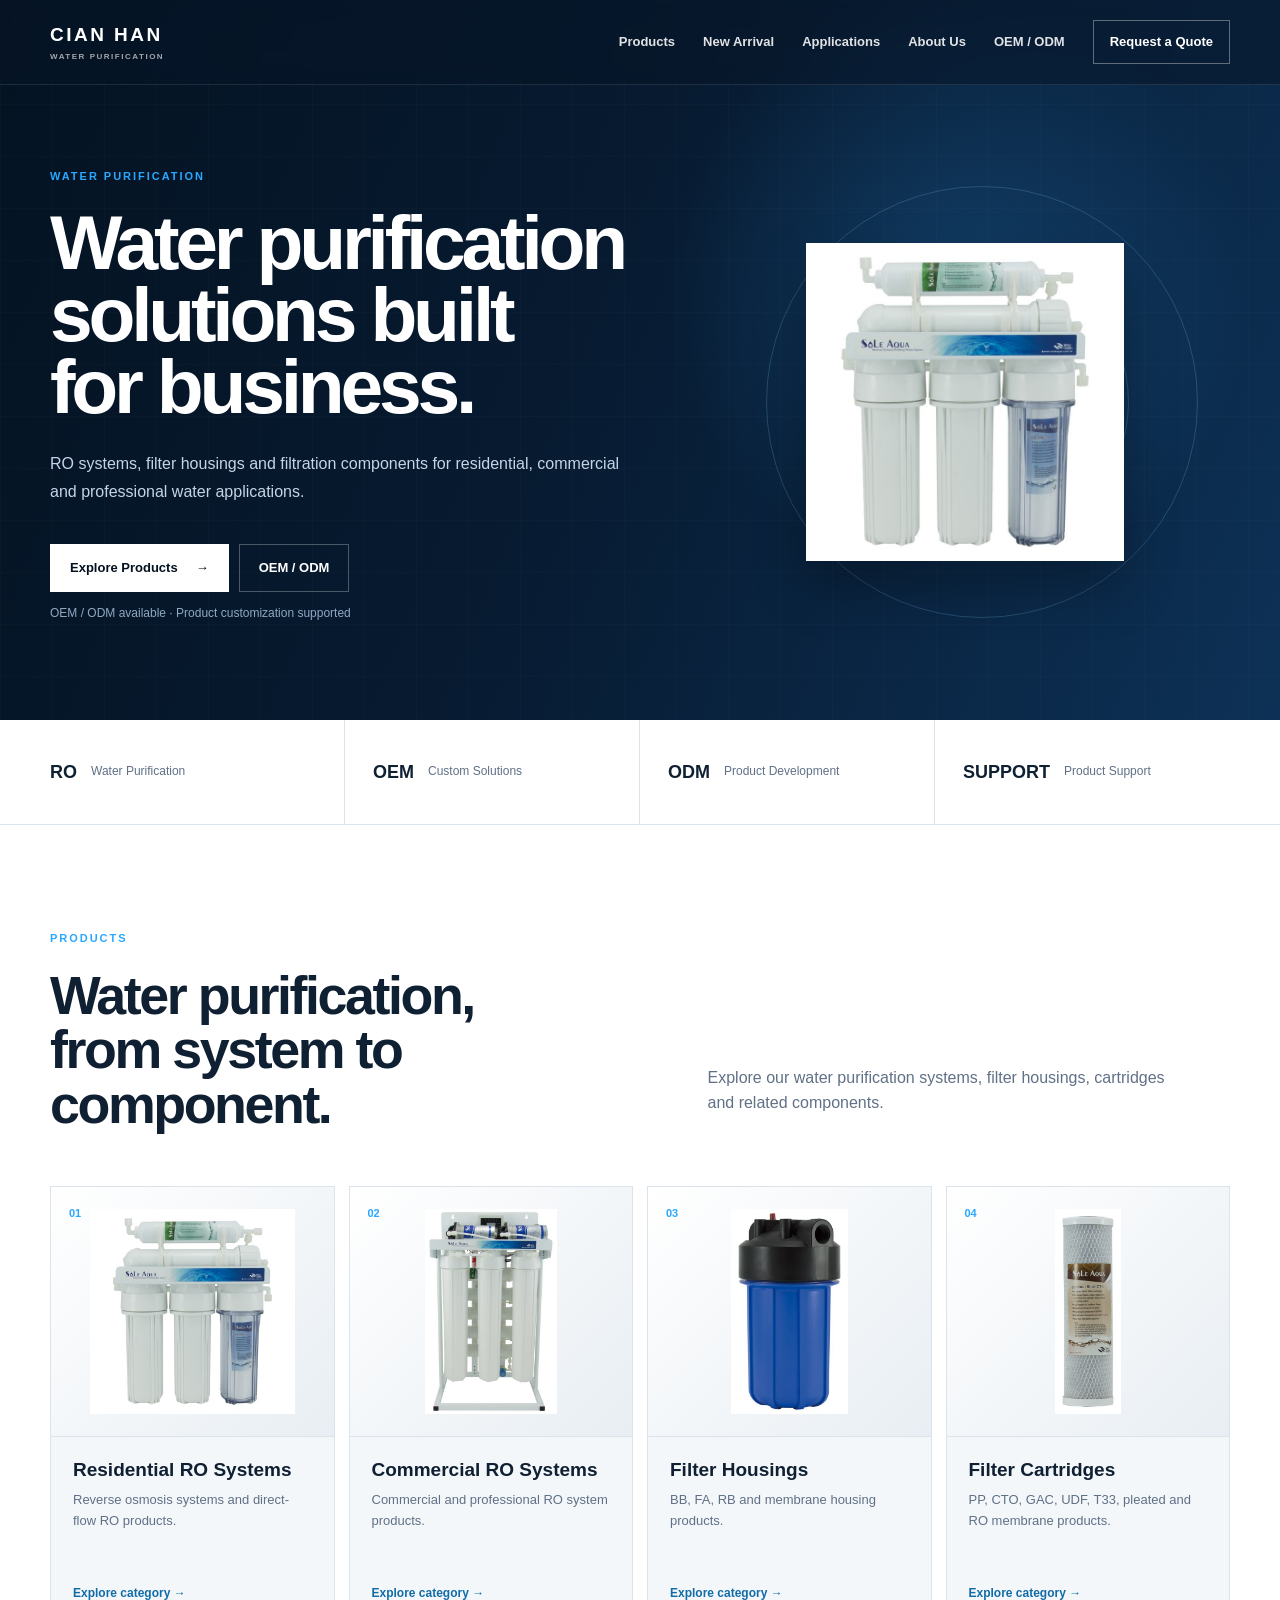
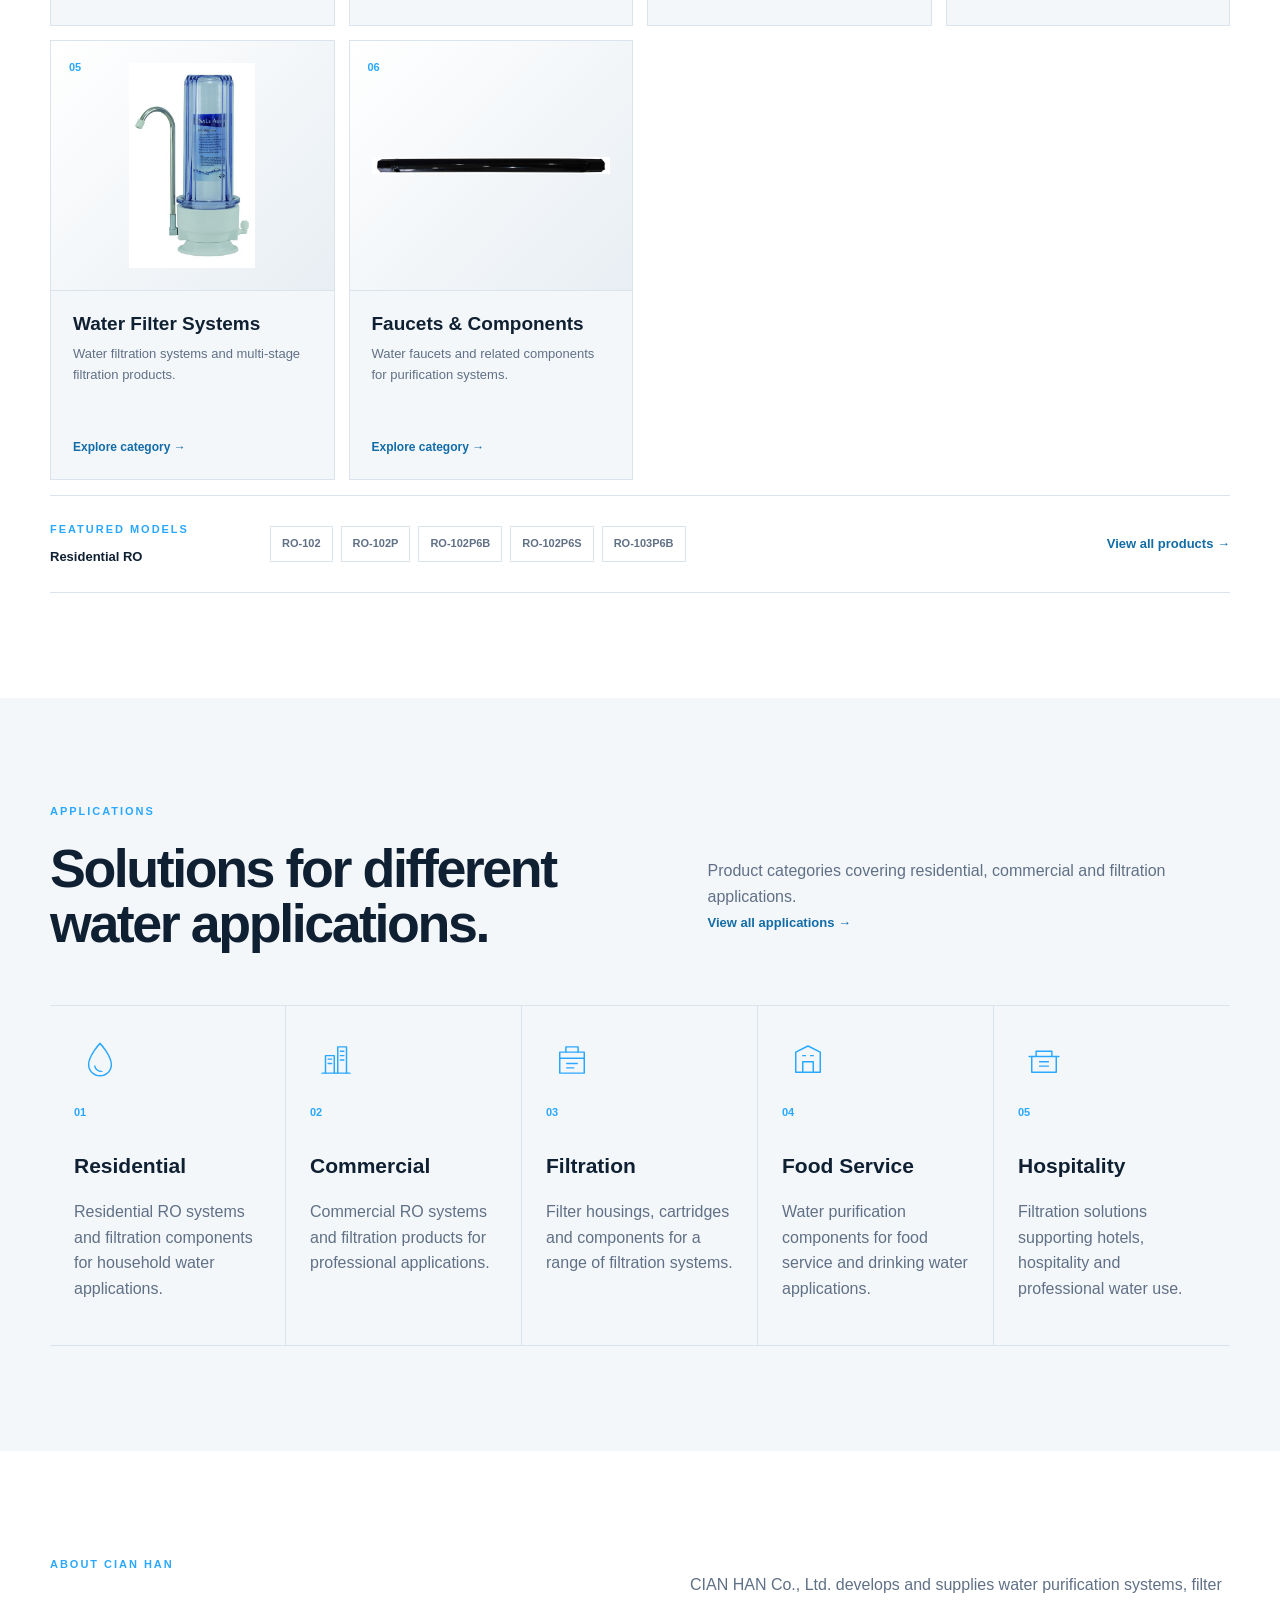
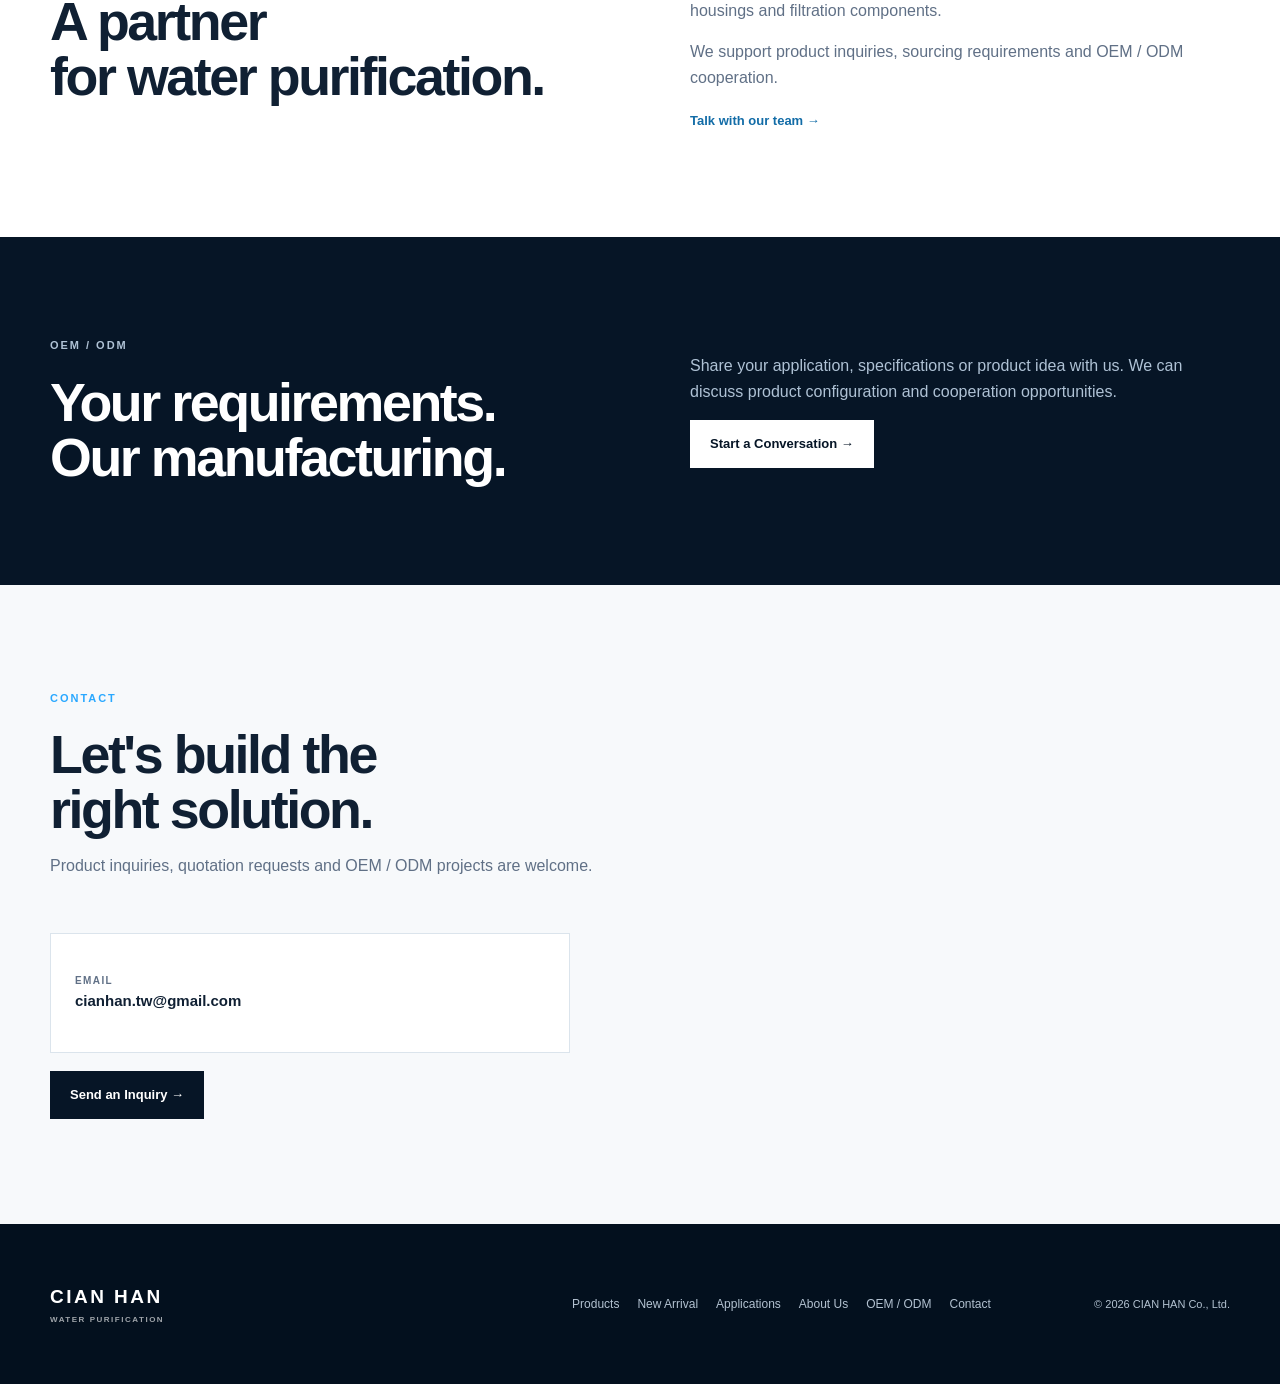
<file: index.html>
<!doctype html><html lang="en"><head><meta charset="utf-8"><meta name="viewport" content="width=device-width,initial-scale=1"><meta name="description" content="CIAN HAN water purification systems, filter housings, filter cartridges and OEM / ODM solutions."><title>CIAN HAN | Water Purification Solutions</title><link rel="icon" href="data:image/svg+xml,%3Csvg xmlns='http://www.w3.org/2000/svg' viewBox='0 0 48 48'%3E%3Crect width='48' height='48' rx='8' fill='%23061526'/%3E%3Cpath d='M24 8S13 20 13 28a11 11 0 0 0 22 0C35 20 24 8 24 8Z' fill='%232aa8ff'/%3E%3C/svg%3E"><meta name="theme-color" content="#061526"><link rel="stylesheet" href="style.css"></head><body><a class="skip-link" href="#main">Skip to content</a><header class="site-header"><div class="container header-inner"><a class="brand" href="index.html"><span class="brand-main">CIAN HAN</span><span class="brand-sub">WATER PURIFICATION</span></a><button class="menu-toggle" aria-label="Open menu" aria-expanded="false"><span></span><span></span><span></span></button><nav class="site-nav"><a href="products.html">Products</a><a href="new-arrival.html">New Arrival</a><a href="applications.html">Applications</a><a href="about.html">About Us</a><a href="oem.html">OEM / ODM</a><a class="nav-quote" href="contact.html">Request a Quote</a></nav></div></header><main id="main"><section class="hero"><div class="hero-grid"></div><div class="container hero-inner"><div class="hero-copy"><p class="eyebrow">WATER PURIFICATION</p><h1>Water purification<br>solutions built<br>for business.</h1><p class="hero-text">RO systems, filter housings and filtration components for residential, commercial and professional water applications.</p><div class="hero-actions"><a class="btn btn-primary" href="products.html">Explore Products <span>→</span></a><a class="btn btn-ghost" href="oem.html">OEM / ODM</a></div><p class="hero-note">OEM / ODM available · Product customization supported</p></div><div class="hero-visual"><div class="hero-product"><img src="assets/residential-ro-systems/ro-102.jpg" alt="RO-102"></div></div></div></section><section class="facts"><div class="container facts-grid"><div class="fact"><strong>RO</strong><span>Water Purification</span></div><div class="fact"><strong>OEM</strong><span>Custom Solutions</span></div><div class="fact"><strong>ODM</strong><span>Product Development</span></div><div class="fact"><strong>SUPPORT</strong><span>Product Support</span></div></div></section><section class="section"><div class="container"><div class="section-heading"><div><p class="section-label">PRODUCTS</p><h2>Water purification,<br>from system to component.</h2></div><p class="section-intro">Explore our water purification systems, filter housings, cartridges and related components.</p></div><div class="category-grid"><a class="category-card" href="products.html#residential-ro-systems"><span class="card-number">01</span><div class="image-frame"><img src="assets/residential-ro-systems/ro-102.jpg" alt="Residential RO"></div><div class="card-content"><h3>Residential RO Systems</h3><p>Reverse osmosis systems and direct-flow RO products.</p><span class="card-link">Explore category →</span></div></a><a class="category-card" href="products.html#commercial-ro-systems"><span class="card-number">02</span><div class="image-frame"><img src="assets/commercial-ro-systems/ro-400p.jpg" alt="Commercial RO"></div><div class="card-content"><h3>Commercial RO Systems</h3><p>Commercial and professional RO system products.</p><span class="card-link">Explore category →</span></div></a><a class="category-card" href="products.html#filter-housings"><span class="card-number">03</span><div class="image-frame"><img src="assets/filter-housings/filter-housing-bb10kb34.jpg" alt="Filter Housing"></div><div class="card-content"><h3>Filter Housings</h3><p>BB, FA, RB and membrane housing products.</p><span class="card-link">Explore category →</span></div></a><a class="category-card" href="products.html#filter-cartridges"><span class="card-number">04</span><div class="image-frame"><img src="assets/filter-cartridges/150721filter-cartridge-10-cto.jpg" alt="Filter Cartridge"></div><div class="card-content"><h3>Filter Cartridges</h3><p>PP, CTO, GAC, UDF, T33, pleated and RO membrane products.</p><span class="card-link">Explore category →</span></div></a><a class="category-card" href="products.html#water-filter-systems"><span class="card-number">05</span><div class="image-frame"><img src="assets/water-filter-systems/150724water-filtration-system-sw-1010-c.jpg" alt="Water Filter System"></div><div class="card-content"><h3>Water Filter Systems</h3><p>Water filtration systems and multi-stage filtration products.</p><span class="card-link">Explore category →</span></div></a><a class="category-card" href="products.html#faucets"><span class="card-number">06</span><div class="image-frame"><img src="assets/faucets/150721bk-3422.jpg" alt="Water Faucet"></div><div class="card-content"><h3>Faucets &amp; Components</h3><p>Water faucets and related components for purification systems.</p><span class="card-link">Explore category →</span></div></a></div><div class="featured"><div><p class="section-label">FEATURED MODELS</p><p class="featured-category">Residential RO</p></div><div class="model-list"><span>RO-102</span><span>RO-102P</span><span>RO-102P6B</span><span>RO-102P6S</span><span>RO-103P6B</span></div><a class="text-link" href="products.html">View all products →</a></div></div></section><section class="section applications-section" id="applications"><div class="container"><div class="section-heading"><div><p class="section-label">APPLICATIONS</p><h2>Solutions for different<br>water applications.</h2></div><p class="section-intro">Product categories covering residential, commercial and filtration applications.<br><a class="text-link" href="applications.html">View all applications →</a></p></div><div class="application-grid application-grid-5">
<article class="application-card"><div class="simple-icon"><svg viewBox="0 0 48 48"><path d="M24 5S11 19 11 29a13 13 0 0 0 26 0C37 19 24 5 24 5Z"/><path d="M18 31c1 4 4 6 8 6"/></svg></div><span>01</span><h3>Residential</h3><p>Residential RO systems and filtration components for household water applications.</p></article>
<article class="application-card"><div class="simple-icon"><svg viewBox="0 0 48 48"><path d="M8 39h32"/><path d="M12 39V19h10v20M26 39V9h10v30"/><path d="M15 23h4M15 28h4M29 14h4M29 19h4M29 24h4"/></svg></div><span>02</span><h3>Commercial</h3><p>Commercial RO systems and filtration products for professional applications.</p></article>
<article class="application-card"><div class="simple-icon"><svg viewBox="0 0 48 48"><path d="M10 15h28v24H10z"/><path d="M10 22h28M17 15V9h14v6M18 28h12M18 33h8"/></svg></div><span>03</span><h3>Filtration</h3><p>Filter housings, cartridges and components for a range of filtration systems.</p></article>
<article class="application-card"><div class="simple-icon"><svg viewBox="0 0 48 48"><path d="M10 38V15l14-7 14 7v23H10Z"/><path d="M18 38V26h12v12M18 19h3M27 19h3"/></svg></div><span>04</span><h3>Food Service</h3><p>Water purification components for food service and drinking water applications.</p></article>
<article class="application-card"><div class="simple-icon"><svg viewBox="0 0 48 48"><path d="M7 20h34M10 20v18h28V20M15 20v-6h18v6M19 26h10M19 31h10"/></svg></div><span>05</span><h3>Hospitality</h3><p>Filtration solutions supporting hotels, hospitality and professional water use.</p></article>
</div></div></section><section class="section" id="about"><div class="container split-section"><div><p class="section-label">ABOUT CIAN HAN</p><h2>A partner<br>for water purification.</h2></div><div class="split-copy"><p>CIAN HAN Co., Ltd. develops and supplies water purification systems, filter housings and filtration components.</p><p>We support product inquiries, sourcing requirements and OEM / ODM cooperation.</p><a class="text-link" href="#contact">Talk with our team →</a></div></div></section><section class="oem-section" id="oem"><div class="container oem-inner"><div><p class="section-label">OEM / ODM</p><h2>Your requirements.<br>Our manufacturing.</h2></div><div><p>Share your application, specifications or product idea with us. We can discuss product configuration and cooperation opportunities.</p><a class="btn btn-light" href="#contact">Start a Conversation →</a></div></div></section><section class="section contact-section" id="contact"><div class="container"><div class="contact-heading"><p class="section-label">CONTACT</p><h2>Let's build the<br>right solution.</h2><p>Product inquiries, quotation requests and OEM / ODM projects are welcome.</p></div><div class="contact-grid"><a class="contact-item" href="mailto:cianhan.tw@gmail.com"><span>EMAIL</span><strong>cianhan.tw@gmail.com</strong></a></div><a class="btn contact-button" href="mailto:cianhan.tw@gmail.com?subject=CIAN%20HAN%20Product%20Inquiry">Send an Inquiry →</a></div></section></main><footer class="site-footer"><div class="container footer-inner"><a class="brand footer-brand" href="index.html"><span class="brand-main">CIAN HAN</span><span class="brand-sub">WATER PURIFICATION</span></a><div class="footer-links"><a href="products.html">Products</a><a href="new-arrival.html">New Arrival</a><a href="applications.html">Applications</a><a href="about.html">About Us</a><a href="oem.html">OEM / ODM</a><a href="contact.html">Contact</a></div><p>© 2026 CIAN HAN Co., Ltd.</p></div></footer><script src="products-data.js"></script><script src="script.js"></script></body></html>
</file>
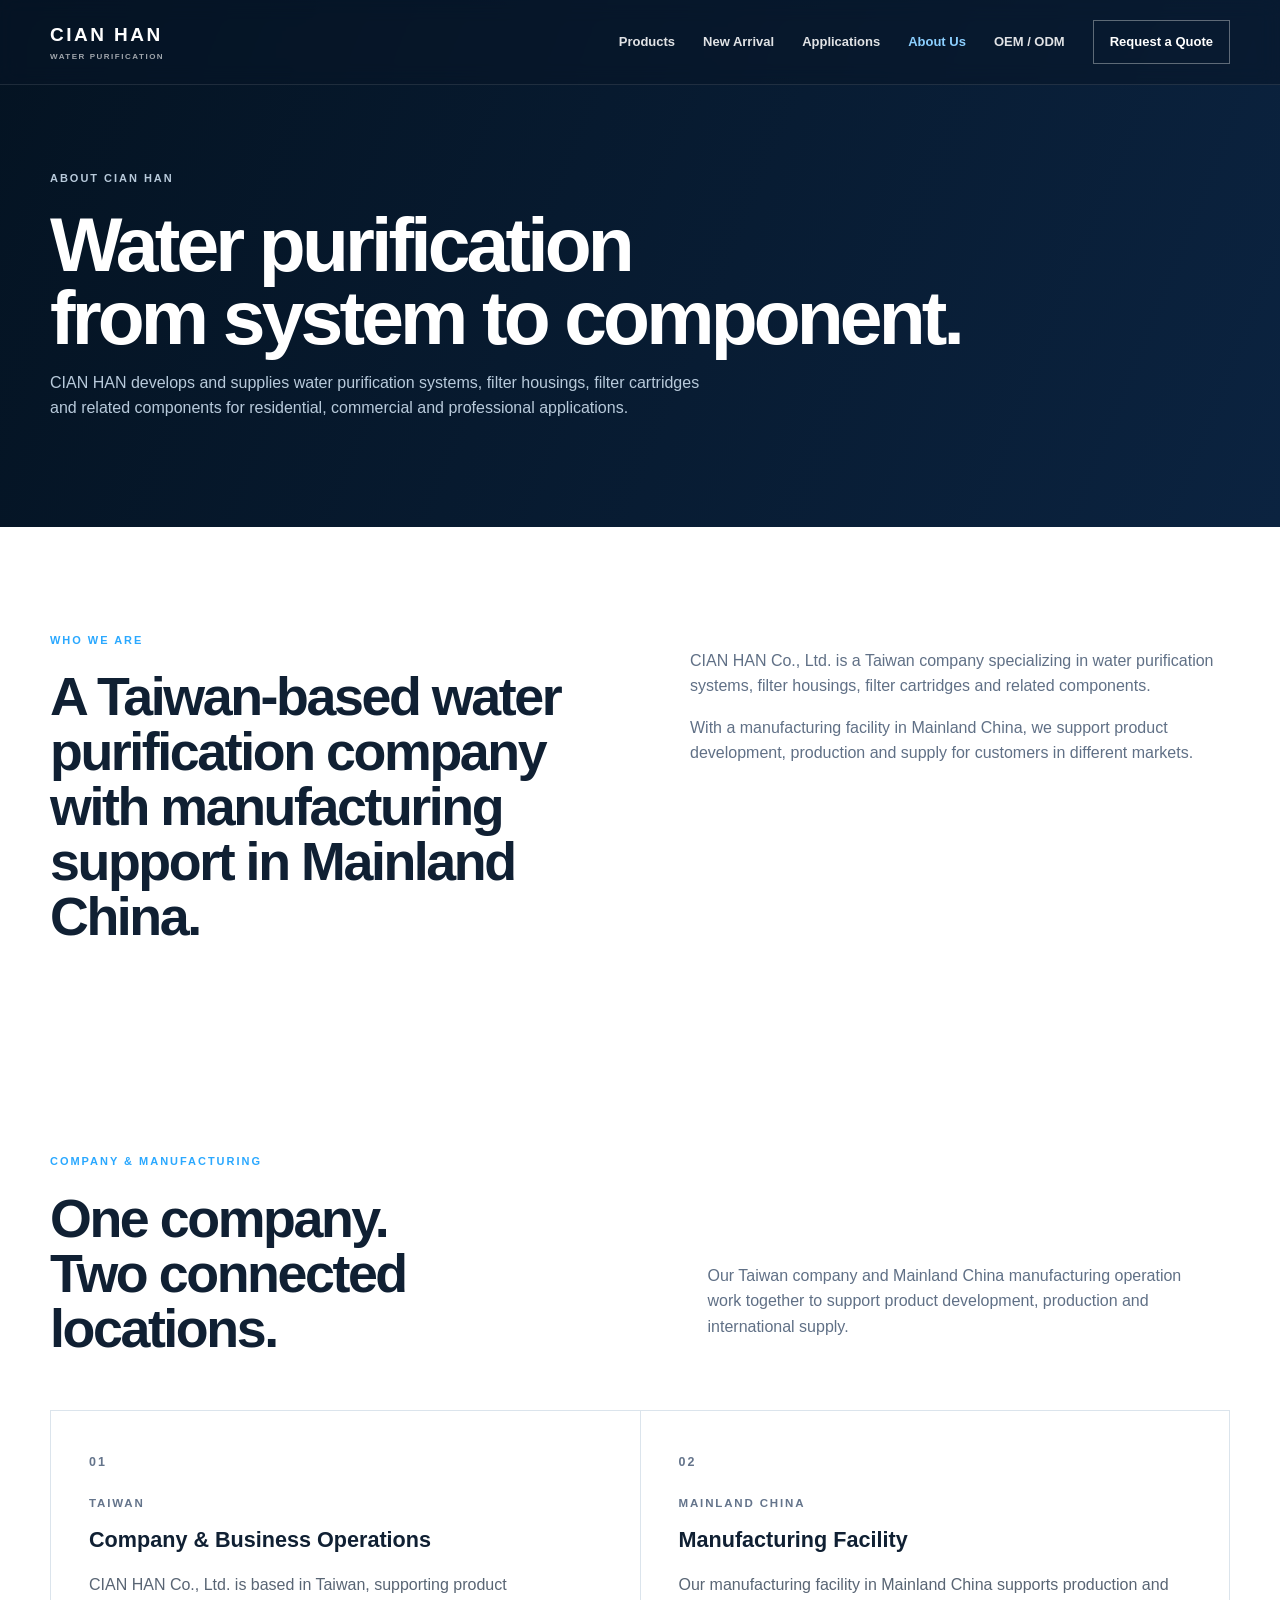
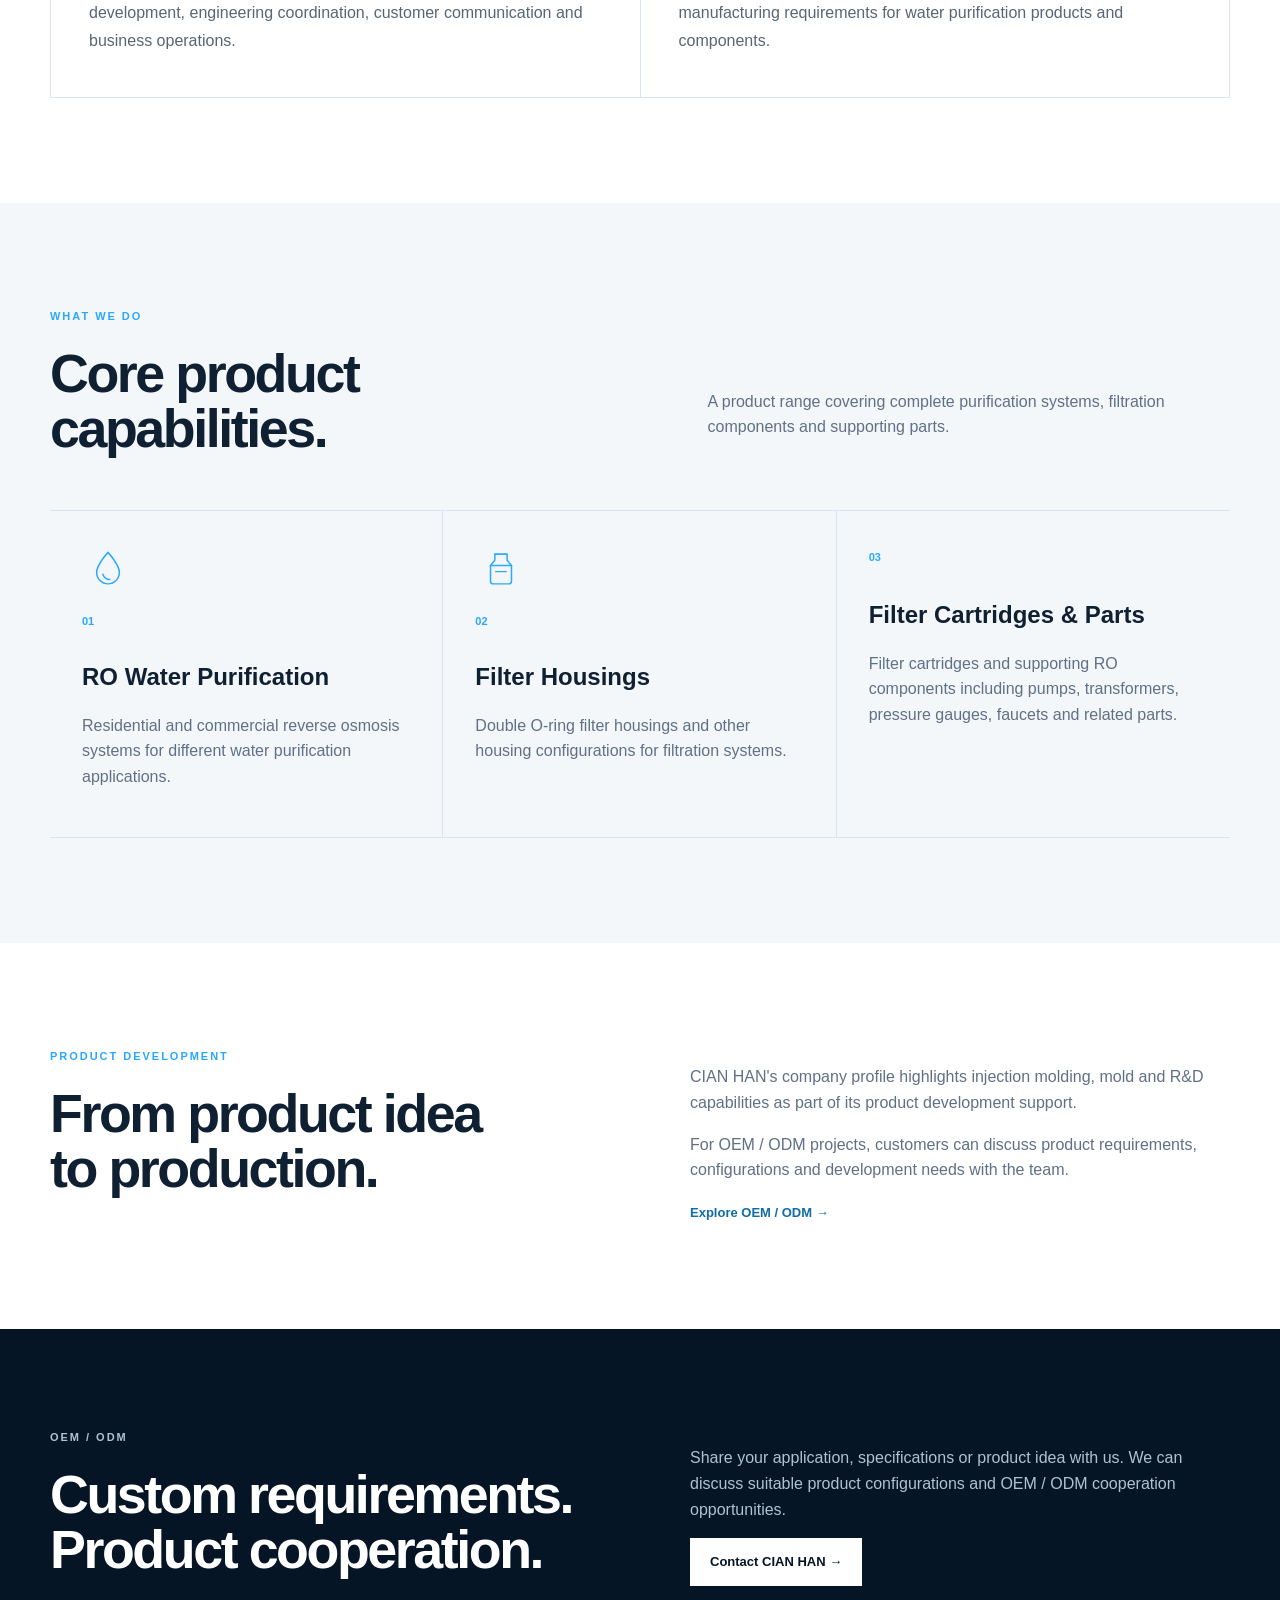
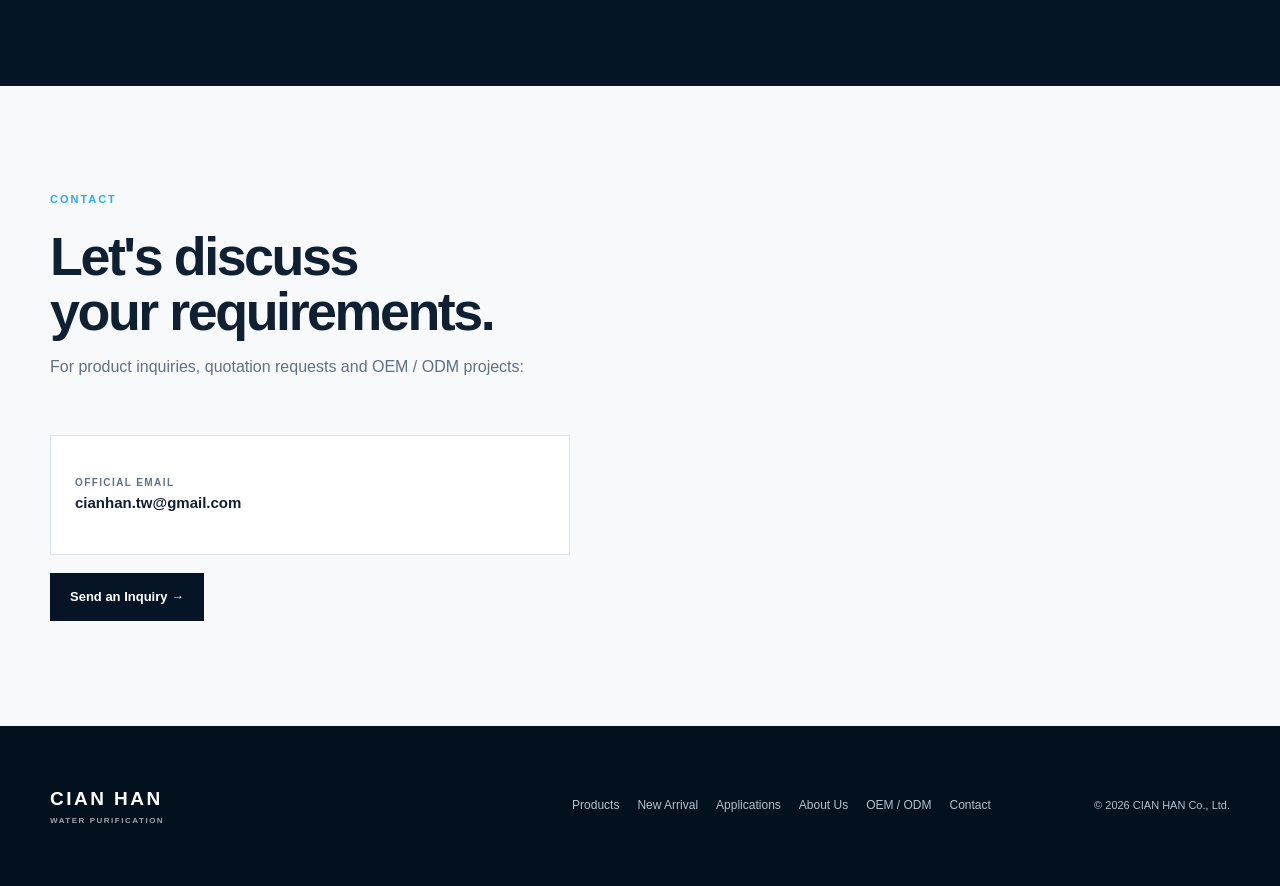
<file: about.html>
<!doctype html><html lang="en"><head><meta charset="utf-8"><meta name="viewport" content="width=device-width,initial-scale=1"><meta name="description" content="CIAN HAN develops and supplies water purification systems, filter housings, filter cartridges and OEM / ODM solutions."><title>About Us | CIAN HAN</title><link rel="icon" href="data:image/svg+xml,%3Csvg xmlns='http://www.w3.org/2000/svg' viewBox='0 0 48 48'%3E%3Crect width='48' height='48' rx='8' fill='%23061526'/%3E%3Cpath d='M24 8S13 20 13 28a11 11 0 0 0 22 0C35 20 24 8 24 8Z' fill='%232aa8ff'/%3E%3C/svg%3E"><meta name="theme-color" content="#061526"><link rel="stylesheet" href="style.css"></head><body><a class="skip-link" href="#main">Skip to content</a><header class="site-header"><div class="container header-inner"><a class="brand" href="index.html"><span class="brand-main">CIAN HAN</span><span class="brand-sub">WATER PURIFICATION</span></a><button class="menu-toggle" aria-label="Open menu" aria-expanded="false"><span></span><span></span><span></span></button><nav class="site-nav"><a href="products.html">Products</a><a href="new-arrival.html">New Arrival</a><a href="applications.html">Applications</a><a href="about.html">About Us</a><a href="oem.html">OEM / ODM</a><a class="nav-quote" href="contact.html">Request a Quote</a></nav></div></header><main id="main"><section class="products-hero"><div class="container"><p class="eyebrow">ABOUT CIAN HAN</p><h1>Water purification<br>from system to component.</h1><p>CIAN HAN develops and supplies water purification systems, filter housings, filter cartridges and related components for residential, commercial and professional applications.</p></div></section><section class="section"><div class="container split-section"><div><p class="section-label">WHO WE ARE</p><h2>A Taiwan-based water purification company with manufacturing support in Mainland China.</h2></div><div class="split-copy"><p>CIAN HAN Co., Ltd. is a Taiwan company specializing in water purification systems, filter housings, filter cartridges and related components.</p><p>With a manufacturing facility in Mainland China, we support product development, production and supply for customers in different markets.</p></div></div></section><section class="section network-section"><div class="container"><div class="section-heading"><div><p class="section-label">COMPANY &amp; MANUFACTURING</p><h2>One company.<br>Two connected locations.</h2></div><p class="section-intro">Our Taiwan company and Mainland China manufacturing operation work together to support product development, production and international supply.</p></div><div class="network-grid"><article class="network-card"><div class="network-number">01</div><p class="network-label">TAIWAN</p><h3>Company &amp; Business Operations</h3><p>CIAN HAN Co., Ltd. is based in Taiwan, supporting product development, engineering coordination, customer communication and business operations.</p></article><article class="network-card"><div class="network-number">02</div><p class="network-label">MAINLAND CHINA</p><h3>Manufacturing Facility</h3><p>Our manufacturing facility in Mainland China supports production and manufacturing requirements for water purification products and components.</p></article></div></div></section><section class="section applications-section"><div class="container"><div class="section-heading"><div><p class="section-label">WHAT WE DO</p><h2>Core product<br>capabilities.</h2></div><p class="section-intro">A product range covering complete purification systems, filtration components and supporting parts.</p></div><div class="application-grid"><article class="application-card"><div class="simple-icon" aria-hidden="true"><svg viewBox="0 0 48 48"><path d="M24 5S11 19 11 28a13 13 0 0 0 26 0C37 19 24 5 24 5Z"/><path d="M18 30c1.5 4 4.5 6 8 6"/></svg></div><span>01</span><h3>RO Water Purification</h3><p>Residential and commercial reverse osmosis systems for different water purification applications.</p></article><article class="application-card"><div class="simple-icon" aria-hidden="true"><svg viewBox="0 0 48 48"><path d="M17 7h14v7l5 6v18a3 3 0 0 1-3 3H15a3 3 0 0 1-3-3V20l5-6V7Z"/><path d="M12 20h24M17 7h14M18 27h12"/></svg></div><span>02</span><h3>Filter Housings</h3><p>Double O-ring filter housings and other housing configurations for filtration systems.</p></article><article class="application-card"><span>03</span><h3>Filter Cartridges & Parts</h3><p>Filter cartridges and supporting RO components including pumps, transformers, pressure gauges, faucets and related parts.</p></article></div></div></section><section class="section"><div class="container split-section"><div><p class="section-label">PRODUCT DEVELOPMENT</p><h2>From product idea<br>to production.</h2></div><div class="split-copy"><p>CIAN HAN's company profile highlights injection molding, mold and R&amp;D capabilities as part of its product development support.</p><p>For OEM / ODM projects, customers can discuss product requirements, configurations and development needs with the team.</p><a class="text-link" href="oem.html">Explore OEM / ODM →</a></div></div></section><section class="oem-section"><div class="container oem-inner"><div><p class="section-label">OEM / ODM</p><h2>Custom requirements.<br>Product cooperation.</h2></div><div><p>Share your application, specifications or product idea with us. We can discuss suitable product configurations and OEM / ODM cooperation opportunities.</p><a class="btn btn-light" href="mailto:cianhan.tw@gmail.com?subject=CIAN%20HAN%20OEM%20%2F%20ODM%20Inquiry">Contact CIAN HAN →</a></div></div></section><section class="section contact-section"><div class="container"><div class="contact-heading"><p class="section-label">CONTACT</p><h2>Let's discuss<br>your requirements.</h2><p>For product inquiries, quotation requests and OEM / ODM projects:</p></div><div class="contact-grid"><a class="contact-item" href="mailto:cianhan.tw@gmail.com"><span>OFFICIAL EMAIL</span><strong>cianhan.tw@gmail.com</strong></a></div><a class="btn contact-button" href="mailto:cianhan.tw@gmail.com?subject=CIAN%20HAN%20Inquiry">Send an Inquiry →</a></div></section></main><footer class="site-footer"><div class="container footer-inner"><a class="brand footer-brand" href="index.html"><span class="brand-main">CIAN HAN</span><span class="brand-sub">WATER PURIFICATION</span></a><div class="footer-links"><a href="products.html">Products</a><a href="new-arrival.html">New Arrival</a><a href="applications.html">Applications</a><a href="about.html">About Us</a><a href="oem.html">OEM / ODM</a><a href="contact.html">Contact</a></div><p>© 2026 CIAN HAN Co., Ltd.</p></div></footer><script src="products-data.js"></script><script src="script.js"></script></body></html>
</file>
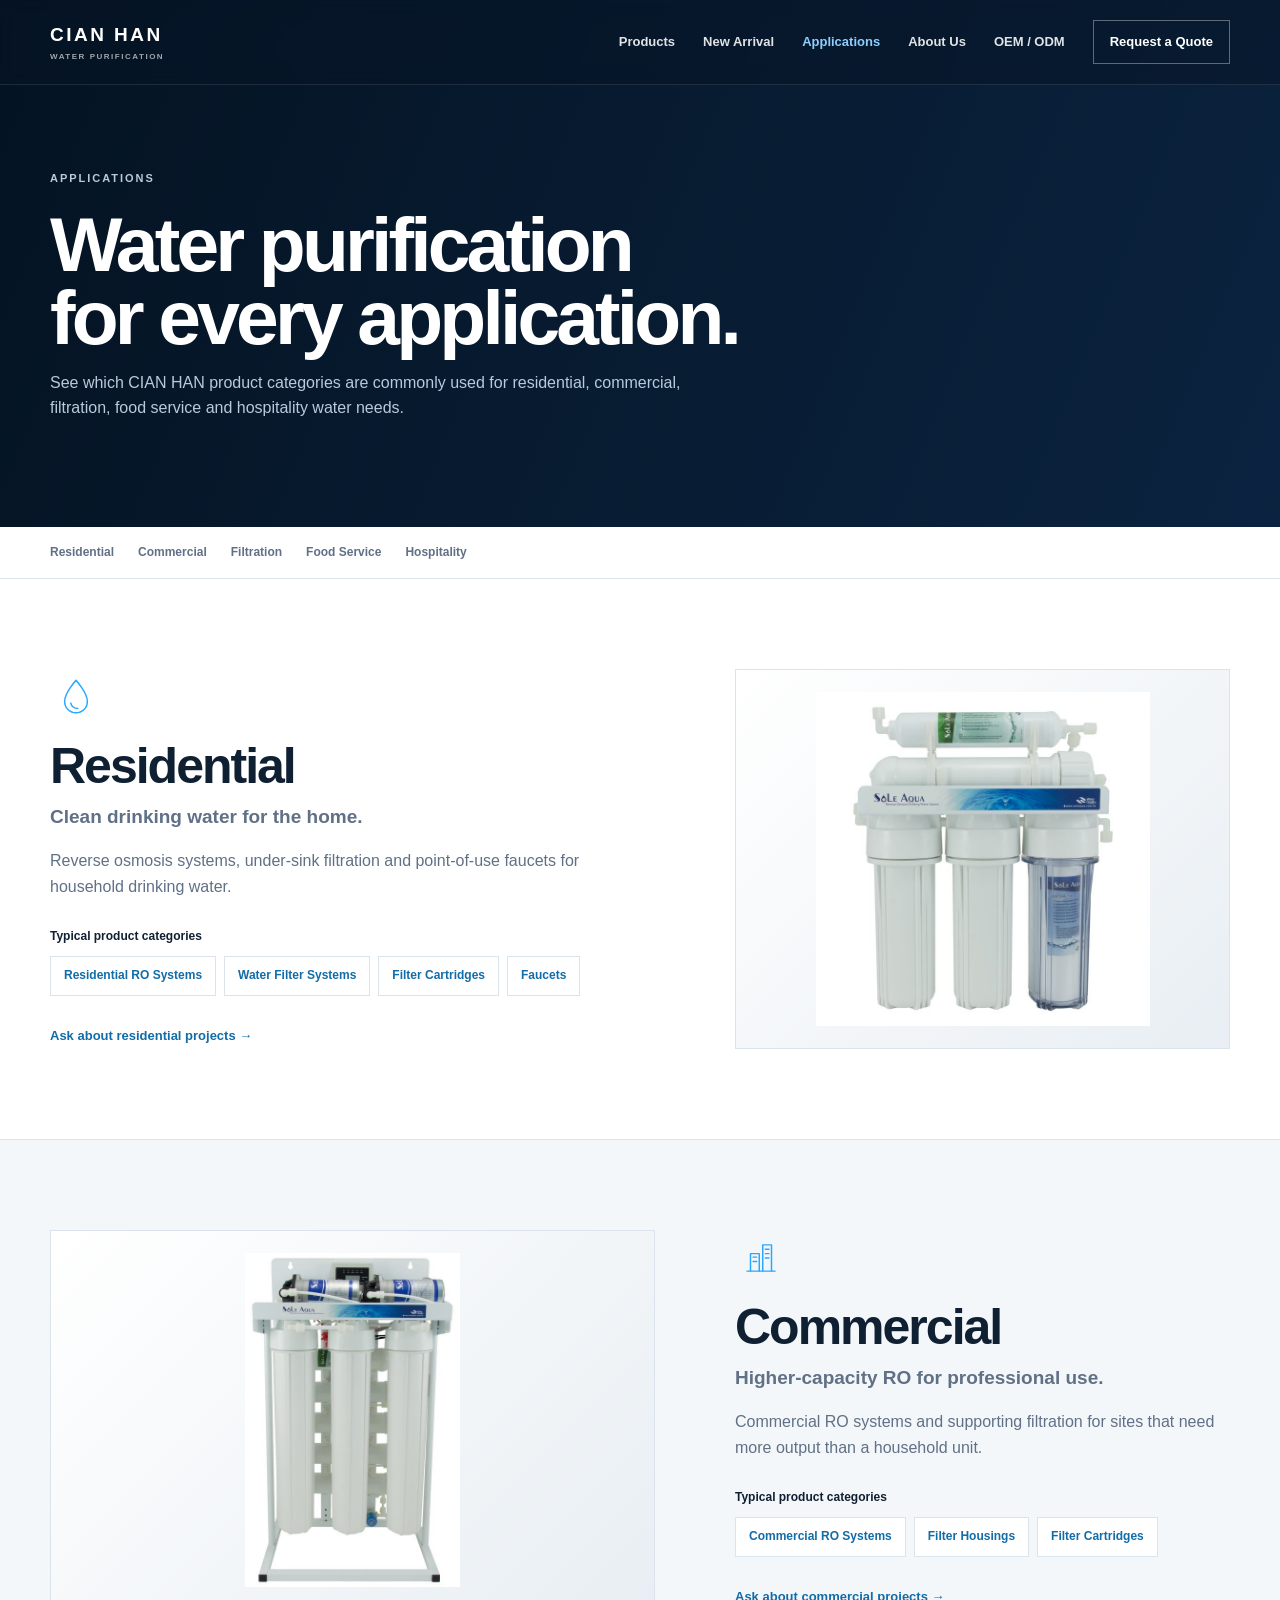
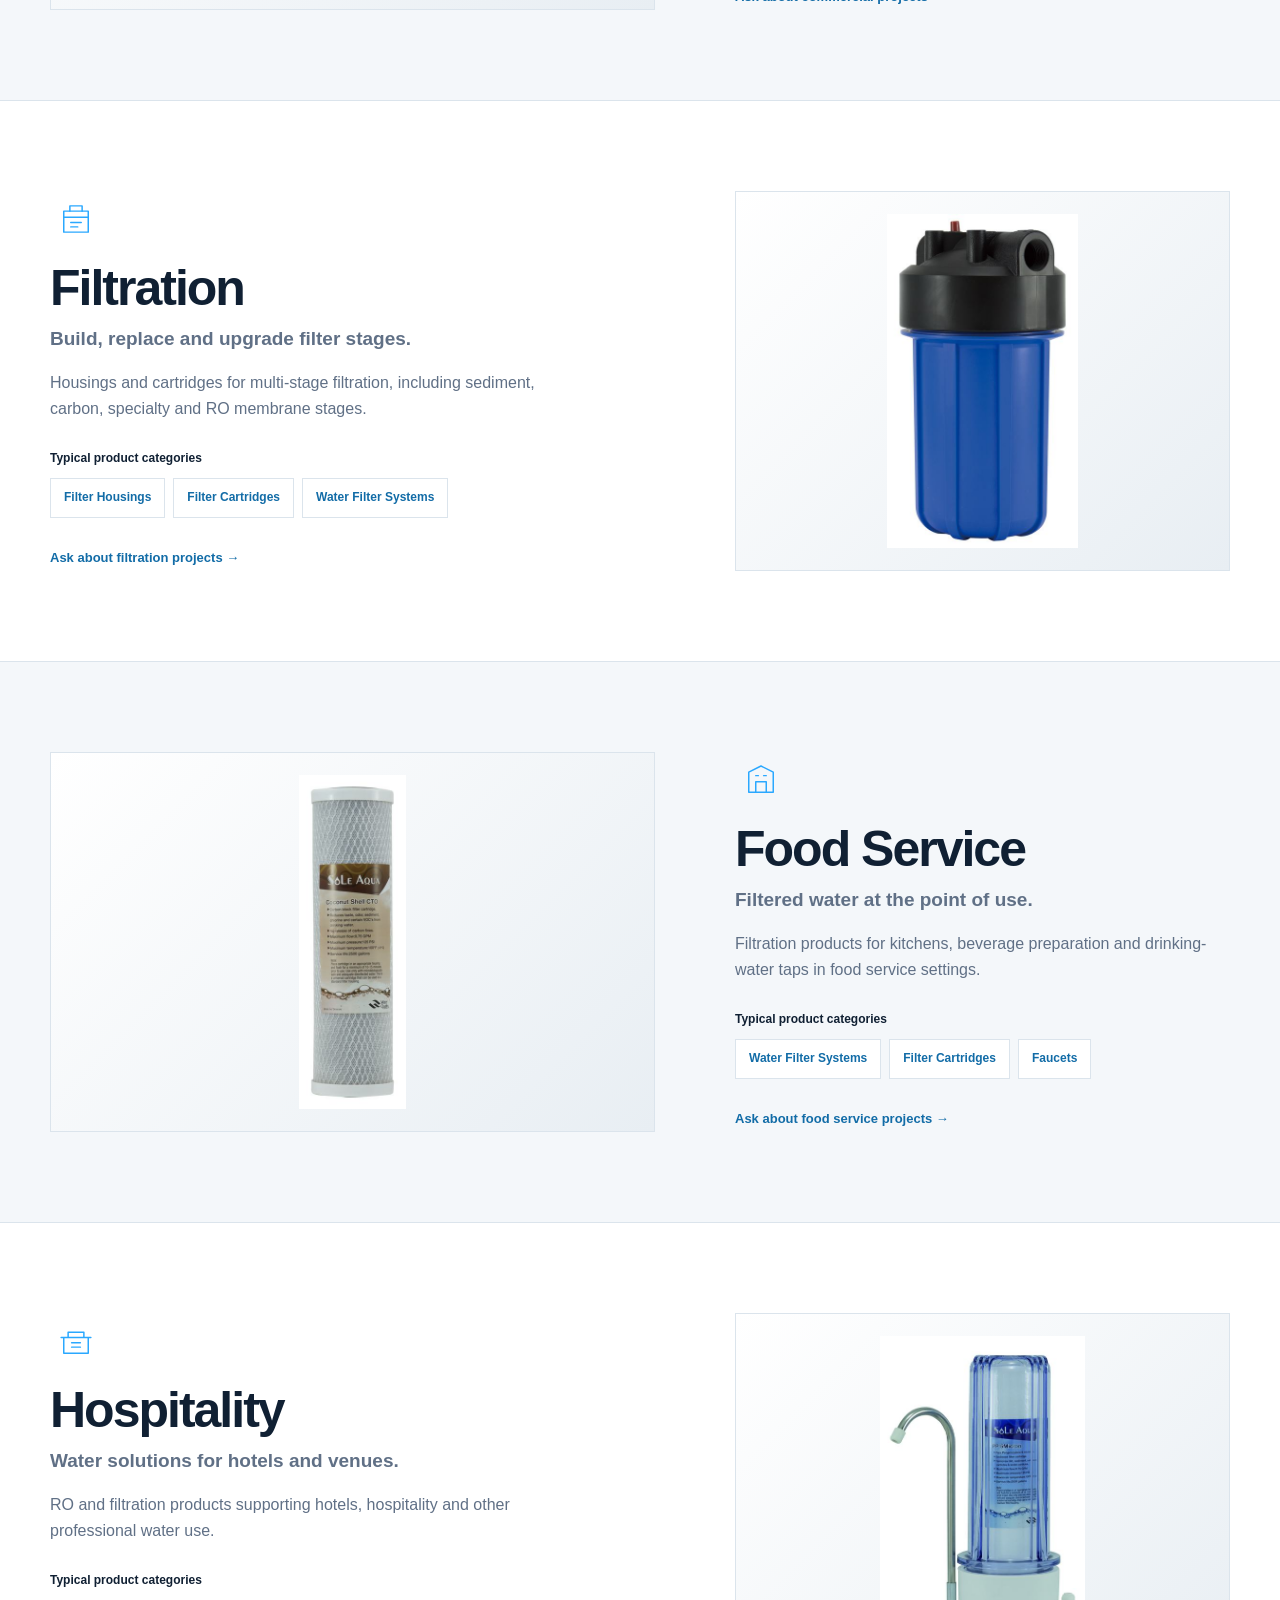
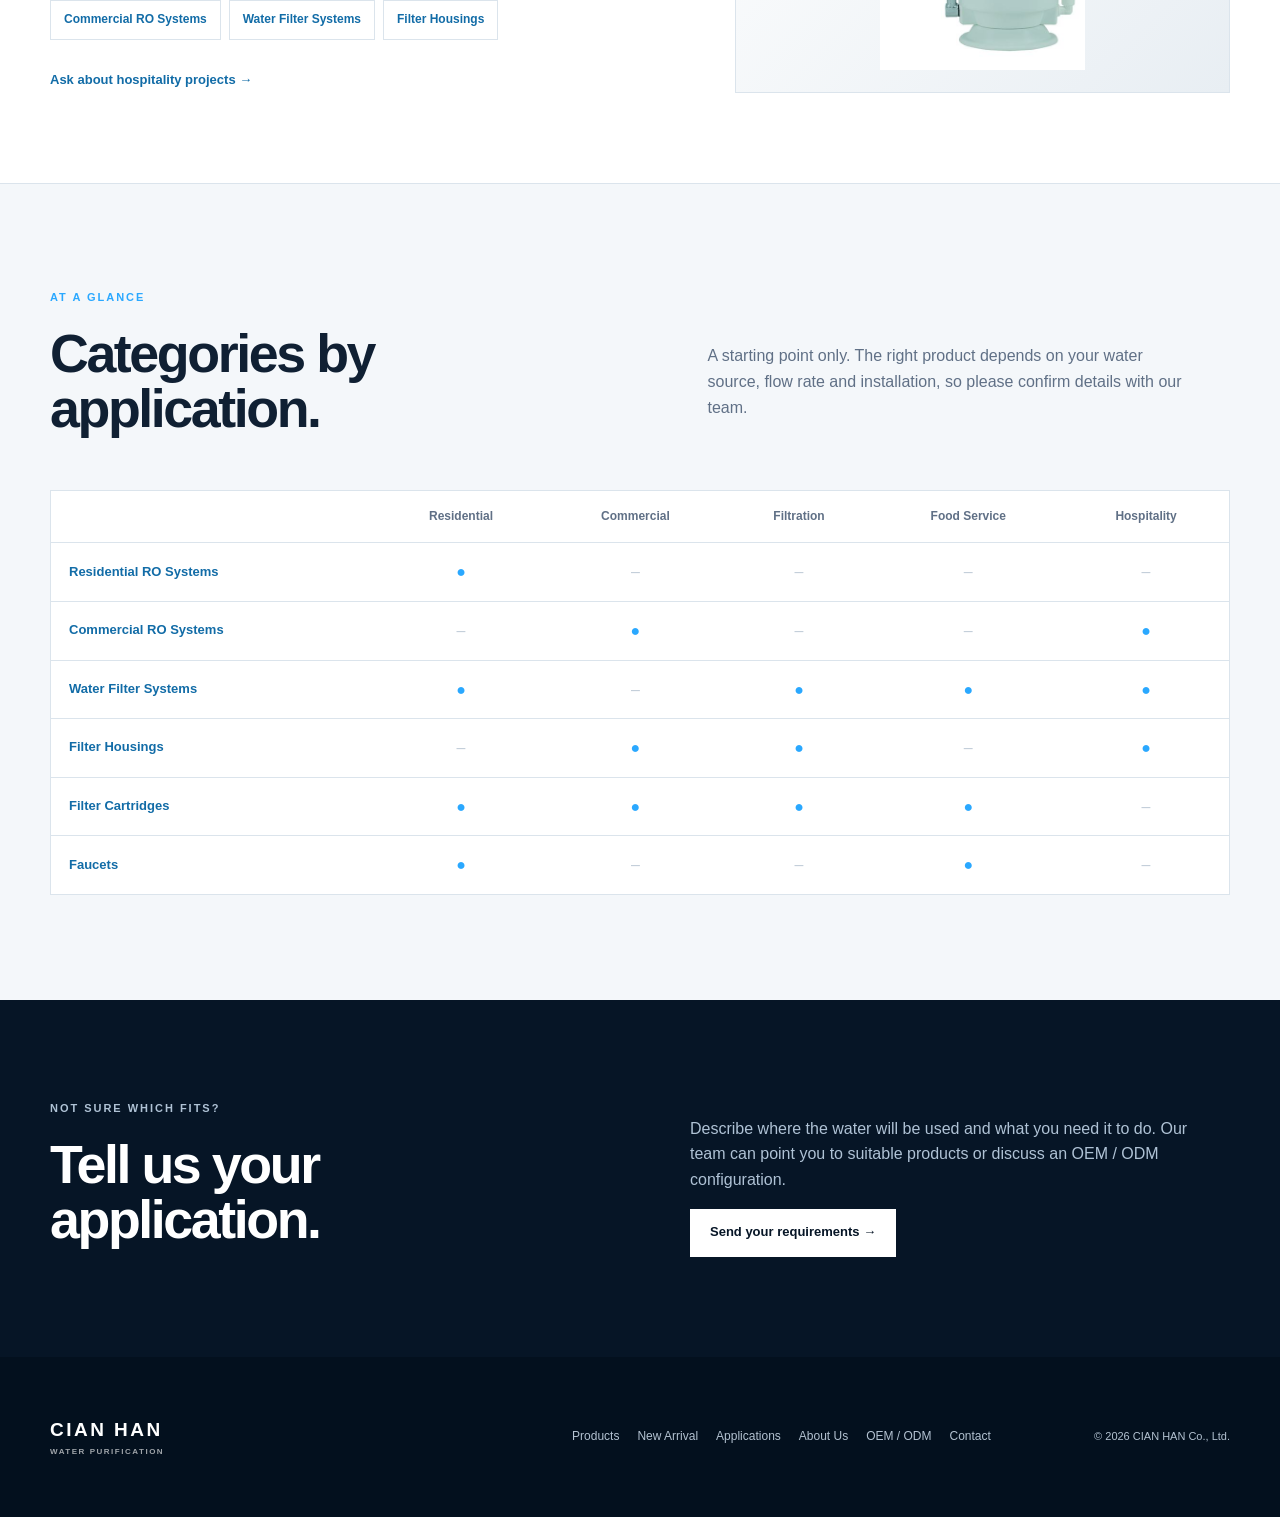
<file: applications.html>
<!doctype html><html lang="en"><head><meta charset="utf-8"><meta name="viewport" content="width=device-width,initial-scale=1"><meta name="description" content="Residential, commercial, filtration, food service and hospitality water applications and the CIAN HAN product categories used for them."><title>Applications | CIAN HAN</title><link rel="icon" href="data:image/svg+xml,%3Csvg xmlns='http://www.w3.org/2000/svg' viewBox='0 0 48 48'%3E%3Crect width='48' height='48' rx='8' fill='%23061526'/%3E%3Cpath d='M24 8S13 20 13 28a11 11 0 0 0 22 0C35 20 24 8 24 8Z' fill='%232aa8ff'/%3E%3C/svg%3E"><meta name="theme-color" content="#061526"><link rel="stylesheet" href="style.css"></head><body><a class="skip-link" href="#main">Skip to content</a><header class="site-header"><div class="container header-inner"><a class="brand" href="index.html"><span class="brand-main">CIAN HAN</span><span class="brand-sub">WATER PURIFICATION</span></a><button class="menu-toggle" aria-label="Open menu" aria-expanded="false"><span></span><span></span><span></span></button><nav class="site-nav"><a href="products.html">Products</a><a href="new-arrival.html">New Arrival</a><a href="applications.html">Applications</a><a href="about.html">About Us</a><a href="oem.html">OEM / ODM</a><a class="nav-quote" href="contact.html">Request a Quote</a></nav></div></header><main id="main"><section class="products-hero"><div class="container"><p class="eyebrow">APPLICATIONS</p><h1>Water purification<br>for every application.</h1><p>See which CIAN HAN product categories are commonly used for residential, commercial, filtration, food service and hospitality water needs.</p></div></section><nav class="catalog-nav" aria-label="Applications"><div class="container"><a href="#residential">Residential</a><a href="#commercial">Commercial</a><a href="#filtration">Filtration</a><a href="#food-service">Food Service</a><a href="#hospitality">Hospitality</a></div></nav><section class="app-row" id="residential"><div class="container app-row-inner"><div class="app-copy"><div class="simple-icon"><svg viewBox="0 0 48 48" aria-hidden="true"><path d="M24 5S11 19 11 29a13 13 0 0 0 26 0C37 19 24 5 24 5Z"/><path d="M18 31c1 4 4 6 8 6"/></svg></div><h2>Residential</h2><p class="app-lead">Clean drinking water for the home.</p><p>Reverse osmosis systems, under-sink filtration and point-of-use faucets for household drinking water.</p><p class="app-chips-label">Typical product categories</p><div class="app-chips"><a href="products.html#residential-ro-systems">Residential RO Systems</a><a href="products.html#water-filter-systems">Water Filter Systems</a><a href="products.html#filter-cartridges">Filter Cartridges</a><a href="products.html#faucets">Faucets</a></div><a class="text-link" href="contact.html?product=Residential#inquiry">Ask about residential projects →</a></div><div class="app-visual"><div class="image-frame"><img src="assets/residential-ro-systems/ro-102.jpg" alt="RO-102" loading="lazy"></div></div></div></section><section class="app-row app-row-alt" id="commercial"><div class="container app-row-inner"><div class="app-copy"><div class="simple-icon"><svg viewBox="0 0 48 48" aria-hidden="true"><path d="M8 39h32"/><path d="M12 39V19h10v20M26 39V9h10v30"/><path d="M15 23h4M15 28h4M29 14h4M29 19h4M29 24h4"/></svg></div><h2>Commercial</h2><p class="app-lead">Higher-capacity RO for professional use.</p><p>Commercial RO systems and supporting filtration for sites that need more output than a household unit.</p><p class="app-chips-label">Typical product categories</p><div class="app-chips"><a href="products.html#commercial-ro-systems">Commercial RO Systems</a><a href="products.html#filter-housings">Filter Housings</a><a href="products.html#filter-cartridges">Filter Cartridges</a></div><a class="text-link" href="contact.html?product=Commercial#inquiry">Ask about commercial projects →</a></div><div class="app-visual"><div class="image-frame"><img src="assets/commercial-ro-systems/ro-400p.jpg" alt="RO-400P" loading="lazy"></div></div></div></section><section class="app-row" id="filtration"><div class="container app-row-inner"><div class="app-copy"><div class="simple-icon"><svg viewBox="0 0 48 48" aria-hidden="true"><path d="M10 15h28v24H10z"/><path d="M10 22h28M17 15V9h14v6M18 28h12M18 33h8"/></svg></div><h2>Filtration</h2><p class="app-lead">Build, replace and upgrade filter stages.</p><p>Housings and cartridges for multi-stage filtration, including sediment, carbon, specialty and RO membrane stages.</p><p class="app-chips-label">Typical product categories</p><div class="app-chips"><a href="products.html#filter-housings">Filter Housings</a><a href="products.html#filter-cartridges">Filter Cartridges</a><a href="products.html#water-filter-systems">Water Filter Systems</a></div><a class="text-link" href="contact.html?product=Filtration#inquiry">Ask about filtration projects →</a></div><div class="app-visual"><div class="image-frame"><img src="assets/filter-housings/filter-housing-bb10kb34.jpg" alt="BB10 filter housing" loading="lazy"></div></div></div></section><section class="app-row app-row-alt" id="food-service"><div class="container app-row-inner"><div class="app-copy"><div class="simple-icon"><svg viewBox="0 0 48 48" aria-hidden="true"><path d="M10 38V15l14-7 14 7v23H10Z"/><path d="M18 38V26h12v12M18 19h3M27 19h3"/></svg></div><h2>Food Service</h2><p class="app-lead">Filtered water at the point of use.</p><p>Filtration products for kitchens, beverage preparation and drinking-water taps in food service settings.</p><p class="app-chips-label">Typical product categories</p><div class="app-chips"><a href="products.html#water-filter-systems">Water Filter Systems</a><a href="products.html#filter-cartridges">Filter Cartridges</a><a href="products.html#faucets">Faucets</a></div><a class="text-link" href="contact.html?product=Food Service#inquiry">Ask about food service projects →</a></div><div class="app-visual"><div class="image-frame"><img src="assets/filter-cartridges/150721filter-cartridge-10-cto.jpg" alt="10-inch CTO cartridge" loading="lazy"></div></div></div></section><section class="app-row" id="hospitality"><div class="container app-row-inner"><div class="app-copy"><div class="simple-icon"><svg viewBox="0 0 48 48" aria-hidden="true"><path d="M7 20h34M10 20v18h28V20M15 20v-6h18v6M19 26h10M19 31h10"/></svg></div><h2>Hospitality</h2><p class="app-lead">Water solutions for hotels and venues.</p><p>RO and filtration products supporting hotels, hospitality and other professional water use.</p><p class="app-chips-label">Typical product categories</p><div class="app-chips"><a href="products.html#commercial-ro-systems">Commercial RO Systems</a><a href="products.html#water-filter-systems">Water Filter Systems</a><a href="products.html#filter-housings">Filter Housings</a></div><a class="text-link" href="contact.html?product=Hospitality#inquiry">Ask about hospitality projects →</a></div><div class="app-visual"><div class="image-frame"><img src="assets/water-filter-systems/150724water-filtration-system-sw-1010-c.jpg" alt="SW-1010-C filtration system" loading="lazy"></div></div></div></section><section class="section applications-section"><div class="container"><div class="section-heading"><div><p class="section-label">AT A GLANCE</p><h2>Categories by<br>application.</h2></div><p class="section-intro">A starting point only. The right product depends on your water source, flow rate and installation, so please confirm details with our team.</p></div><div class="matrix-wrap"><table class="matrix"><thead><tr><th scope="col"><span class="sr-only">Product category</span></th><th scope="col">Residential</th><th scope="col">Commercial</th><th scope="col">Filtration</th><th scope="col">Food Service</th><th scope="col">Hospitality</th></tr></thead><tbody><tr><th scope="row"><a href="products.html#residential-ro-systems">Residential RO Systems</a></th><td><span aria-label="Yes">●</span></td><td><span class="no" aria-label="No">–</span></td><td><span class="no" aria-label="No">–</span></td><td><span class="no" aria-label="No">–</span></td><td><span class="no" aria-label="No">–</span></td></tr><tr><th scope="row"><a href="products.html#commercial-ro-systems">Commercial RO Systems</a></th><td><span class="no" aria-label="No">–</span></td><td><span aria-label="Yes">●</span></td><td><span class="no" aria-label="No">–</span></td><td><span class="no" aria-label="No">–</span></td><td><span aria-label="Yes">●</span></td></tr><tr><th scope="row"><a href="products.html#water-filter-systems">Water Filter Systems</a></th><td><span aria-label="Yes">●</span></td><td><span class="no" aria-label="No">–</span></td><td><span aria-label="Yes">●</span></td><td><span aria-label="Yes">●</span></td><td><span aria-label="Yes">●</span></td></tr><tr><th scope="row"><a href="products.html#filter-housings">Filter Housings</a></th><td><span class="no" aria-label="No">–</span></td><td><span aria-label="Yes">●</span></td><td><span aria-label="Yes">●</span></td><td><span class="no" aria-label="No">–</span></td><td><span aria-label="Yes">●</span></td></tr><tr><th scope="row"><a href="products.html#filter-cartridges">Filter Cartridges</a></th><td><span aria-label="Yes">●</span></td><td><span aria-label="Yes">●</span></td><td><span aria-label="Yes">●</span></td><td><span aria-label="Yes">●</span></td><td><span class="no" aria-label="No">–</span></td></tr><tr><th scope="row"><a href="products.html#faucets">Faucets</a></th><td><span aria-label="Yes">●</span></td><td><span class="no" aria-label="No">–</span></td><td><span class="no" aria-label="No">–</span></td><td><span aria-label="Yes">●</span></td><td><span class="no" aria-label="No">–</span></td></tr></tbody></table></div></div></section><section class="oem-section"><div class="container oem-inner"><div><p class="section-label">NOT SURE WHICH FITS?</p><h2>Tell us your<br>application.</h2></div><div><p>Describe where the water will be used and what you need it to do. Our team can point you to suitable products or discuss an OEM / ODM configuration.</p><a class="btn btn-light" href="contact.html#inquiry">Send your requirements →</a></div></div></section></main><footer class="site-footer"><div class="container footer-inner"><a class="brand footer-brand" href="index.html"><span class="brand-main">CIAN HAN</span><span class="brand-sub">WATER PURIFICATION</span></a><div class="footer-links"><a href="products.html">Products</a><a href="new-arrival.html">New Arrival</a><a href="applications.html">Applications</a><a href="about.html">About Us</a><a href="oem.html">OEM / ODM</a><a href="contact.html">Contact</a></div><p>© 2026 CIAN HAN Co., Ltd.</p></div></footer><script src="products-data.js"></script><script src="script.js"></script></body></html>
</file>
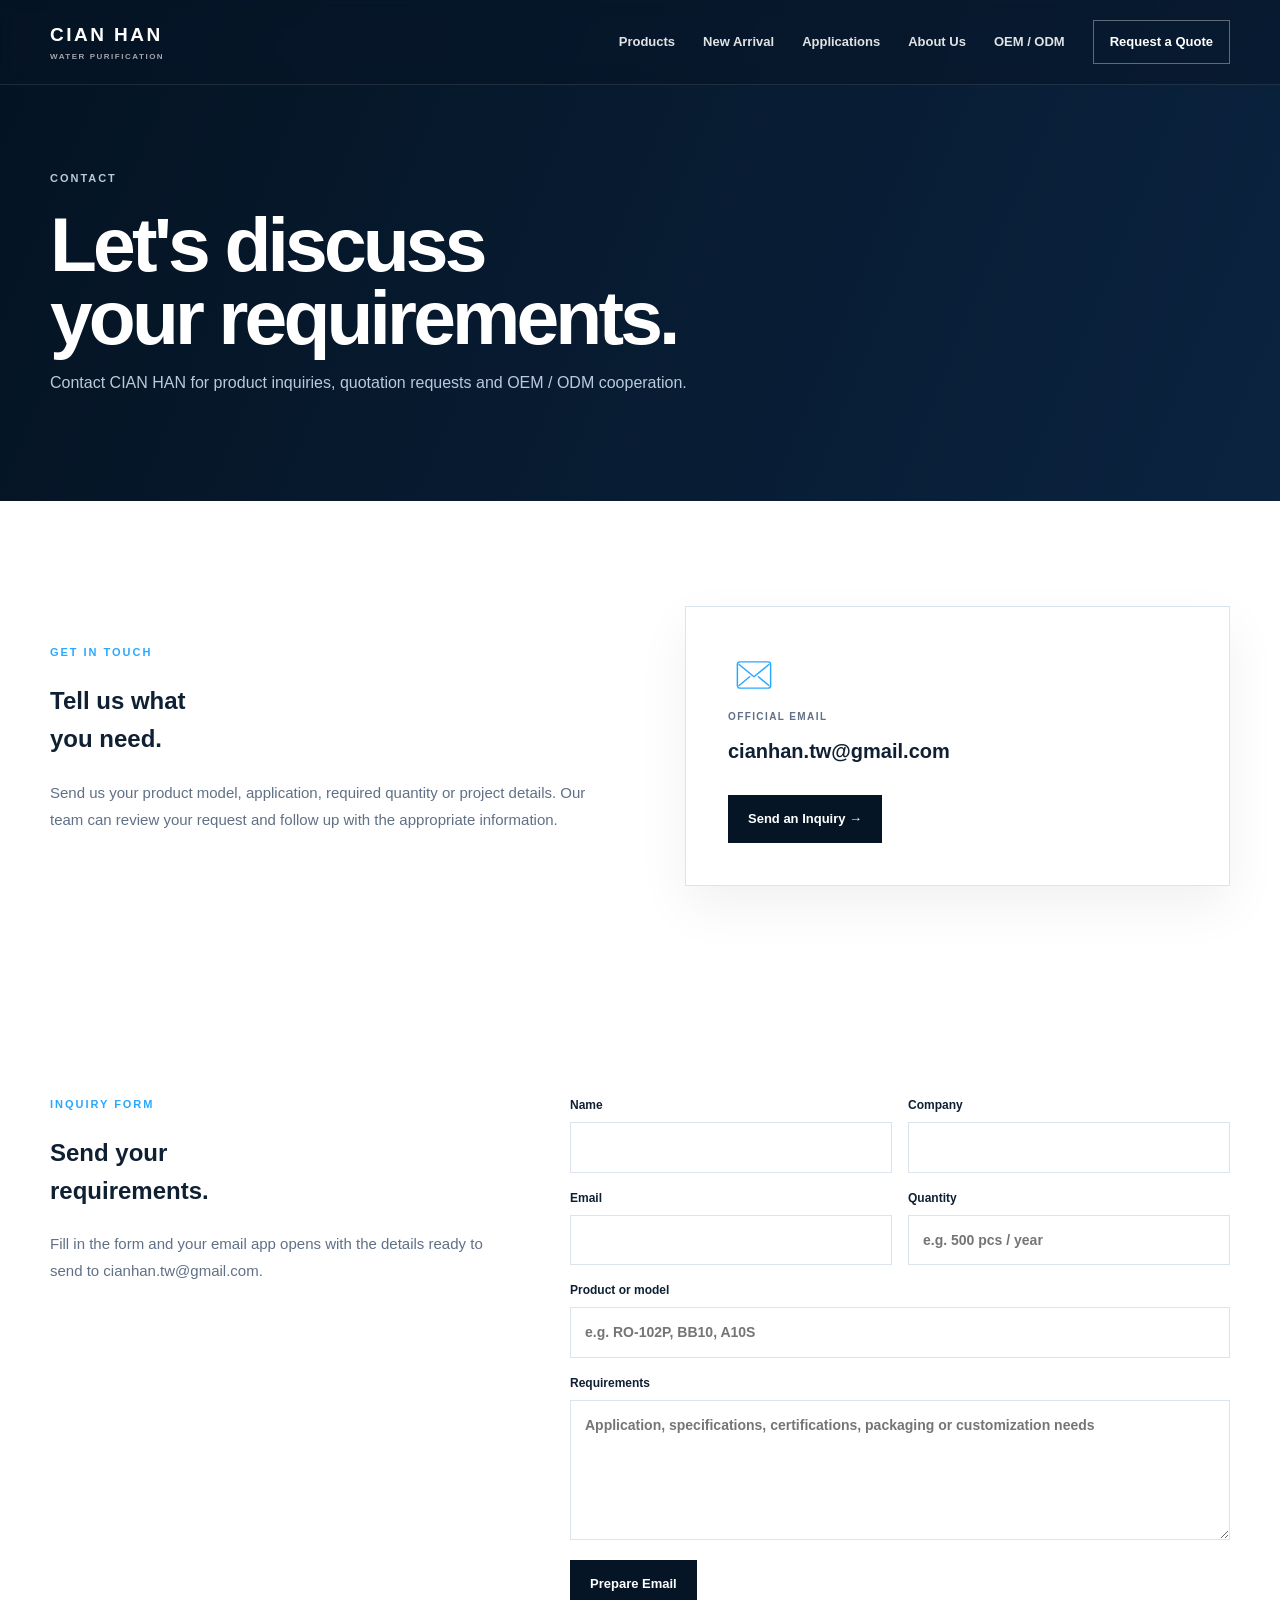
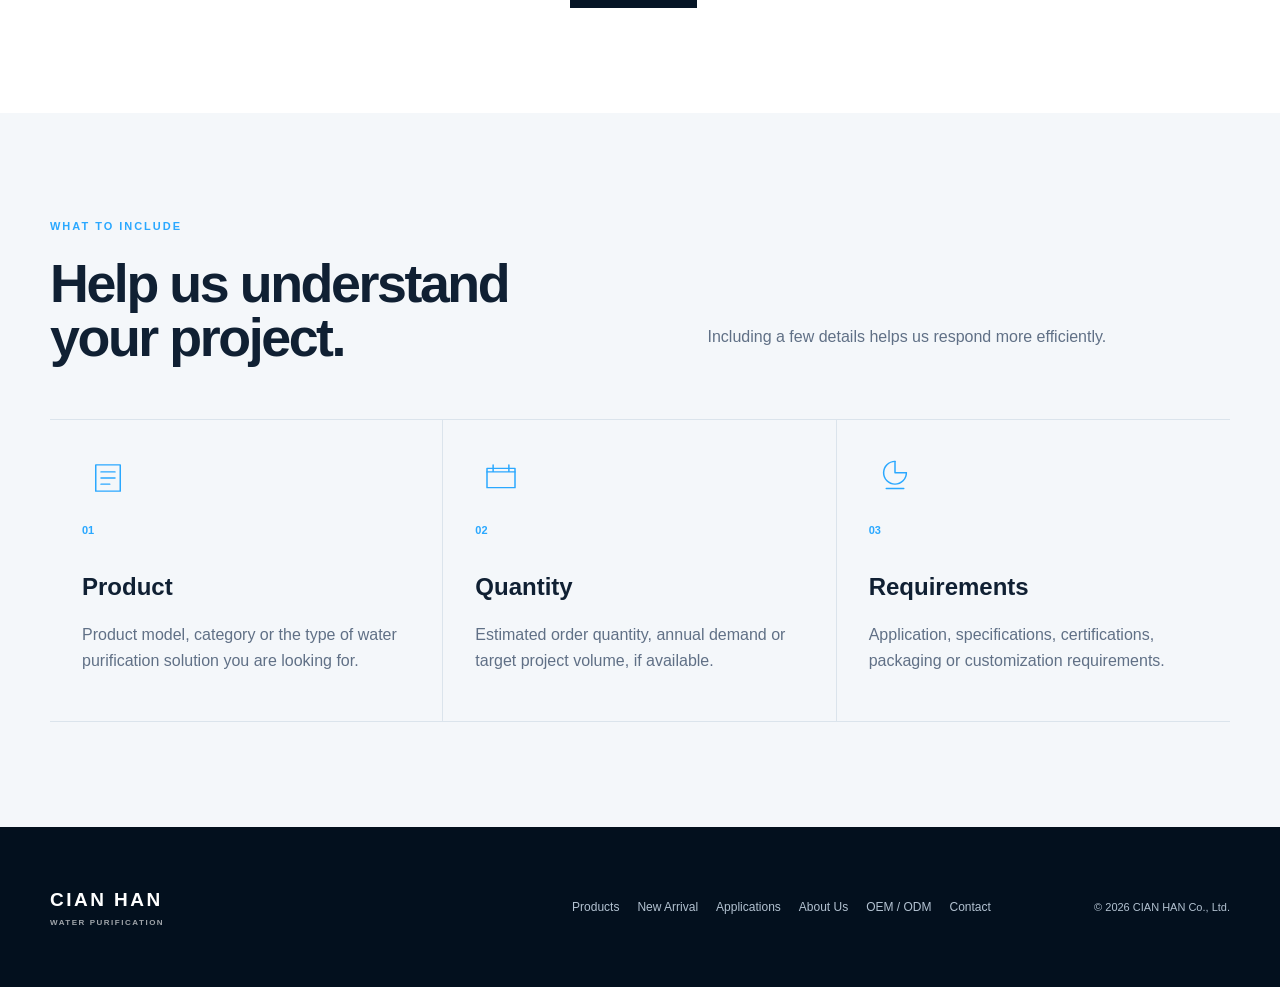
<file: contact.html>
<!doctype html><html lang="en"><head><meta charset="utf-8"><meta name="viewport" content="width=device-width,initial-scale=1"><meta name="description" content="Contact CIAN HAN for water purification products, quotations and OEM / ODM cooperation."><title>Contact | CIAN HAN</title><link rel="icon" href="data:image/svg+xml,%3Csvg xmlns='http://www.w3.org/2000/svg' viewBox='0 0 48 48'%3E%3Crect width='48' height='48' rx='8' fill='%23061526'/%3E%3Cpath d='M24 8S13 20 13 28a11 11 0 0 0 22 0C35 20 24 8 24 8Z' fill='%232aa8ff'/%3E%3C/svg%3E"><meta name="theme-color" content="#061526"><link rel="stylesheet" href="style.css"></head><body><a class="skip-link" href="#main">Skip to content</a><header class="site-header"><div class="container header-inner"><a class="brand" href="index.html"><span class="brand-main">CIAN HAN</span><span class="brand-sub">WATER PURIFICATION</span></a><button class="menu-toggle" aria-label="Open menu" aria-expanded="false"><span></span><span></span><span></span></button><nav class="site-nav"><a href="products.html">Products</a><a href="new-arrival.html">New Arrival</a><a href="applications.html">Applications</a><a href="about.html">About Us</a><a href="oem.html">OEM / ODM</a><a class="nav-quote" href="contact.html">Request a Quote</a></nav></div></header><main id="main"><section class="products-hero"><div class="container"><p class="eyebrow">CONTACT</p><h1>Let's discuss<br>your requirements.</h1><p>Contact CIAN HAN for product inquiries, quotation requests and OEM / ODM cooperation.</p></div></section><section class="section"><div class="container contact-page-grid"><div><p class="section-label">GET IN TOUCH</p><h2>Tell us what<br>you need.</h2><p class="contact-lead">Send us your product model, application, required quantity or project details. Our team can review your request and follow up with the appropriate information.</p></div><div class="contact-panel"><div class="contact-panel-icon simple-icon" aria-hidden="true"><svg viewBox="0 0 48 48"><rect x="5" y="9" width="38" height="30" rx="3"/><path d="m7 12 17 14L41 12"/><path d="M7 36l12-10M41 36 29 26"/></svg></div><span>OFFICIAL EMAIL</span><a href="mailto:cianhan.tw@gmail.com?subject=CIAN%20HAN%20Inquiry">cianhan.tw@gmail.com</a><a class="btn contact-button" href="#inquiry">Send an Inquiry →</a></div></div></section><section class="section" id="inquiry"><div class="container inquiry-grid"><div><p class="section-label">INQUIRY FORM</p><h2>Send your<br>requirements.</h2><p class="contact-lead">Fill in the form and your email app opens with the details ready to send to cianhan.tw@gmail.com.</p></div><form id="inquiry-form" class="inquiry-form"><div class="field-row"><label>Name<input name="name" required autocomplete="name"></label><label>Company<input name="company" autocomplete="organization"></label></div><div class="field-row"><label>Email<input name="email" type="email" required autocomplete="email"></label><label>Quantity<input name="quantity" placeholder="e.g. 500 pcs / year"></label></div><label>Product or model<input name="product" list="model-list" placeholder="e.g. RO-102P, BB10, A10S"></label><datalist id="model-list"></datalist><label>Requirements<textarea name="message" rows="5" required placeholder="Application, specifications, certifications, packaging or customization needs"></textarea></label><button class="btn contact-button" type="submit">Prepare Email</button><p id="inquiry-status" class="form-status" role="status" hidden>Your email app should open with the details filled in. If it does not, send them to cianhan.tw@gmail.com.</p></form></div></section><section class="section applications-section"><div class="container"><div class="section-heading"><div><p class="section-label">WHAT TO INCLUDE</p><h2>Help us understand<br>your project.</h2></div><p class="section-intro">Including a few details helps us respond more efficiently.</p></div><div class="application-grid contact-tips"><article class="application-card"><div class="simple-icon" aria-hidden="true"><svg viewBox="0 0 48 48"><path d="M10 9h28v30H10z"/><path d="M16 17h16M16 24h16M16 31h10"/></svg></div><span>01</span><h3>Product</h3><p>Product model, category or the type of water purification solution you are looking for.</p></article><article class="application-card"><div class="simple-icon" aria-hidden="true"><svg viewBox="0 0 48 48"><path d="M8 13h32v22H8z"/><path d="M8 17h32M15 9v8M33 9v8"/></svg></div><span>02</span><h3>Quantity</h3><p>Estimated order quantity, annual demand or target project volume, if available.</p></article><article class="application-card"><div class="simple-icon" aria-hidden="true"><svg viewBox="0 0 48 48"><path d="M24 5a13 13 0 1 0 13 13"/><path d="M24 5v13h13"/><path d="M14 36h20"/></svg></div><span>03</span><h3>Requirements</h3><p>Application, specifications, certifications, packaging or customization requirements.</p></article></div></div></section></main><footer class="site-footer"><div class="container footer-inner"><a class="brand footer-brand" href="index.html"><span class="brand-main">CIAN HAN</span><span class="brand-sub">WATER PURIFICATION</span></a><div class="footer-links"><a href="products.html">Products</a><a href="new-arrival.html">New Arrival</a><a href="applications.html">Applications</a><a href="about.html">About Us</a><a href="oem.html">OEM / ODM</a><a href="contact.html">Contact</a></div><p>© 2026 CIAN HAN Co., Ltd.</p></div></footer><script src="products-data.js"></script><script src="script.js"></script></body></html>
</file>
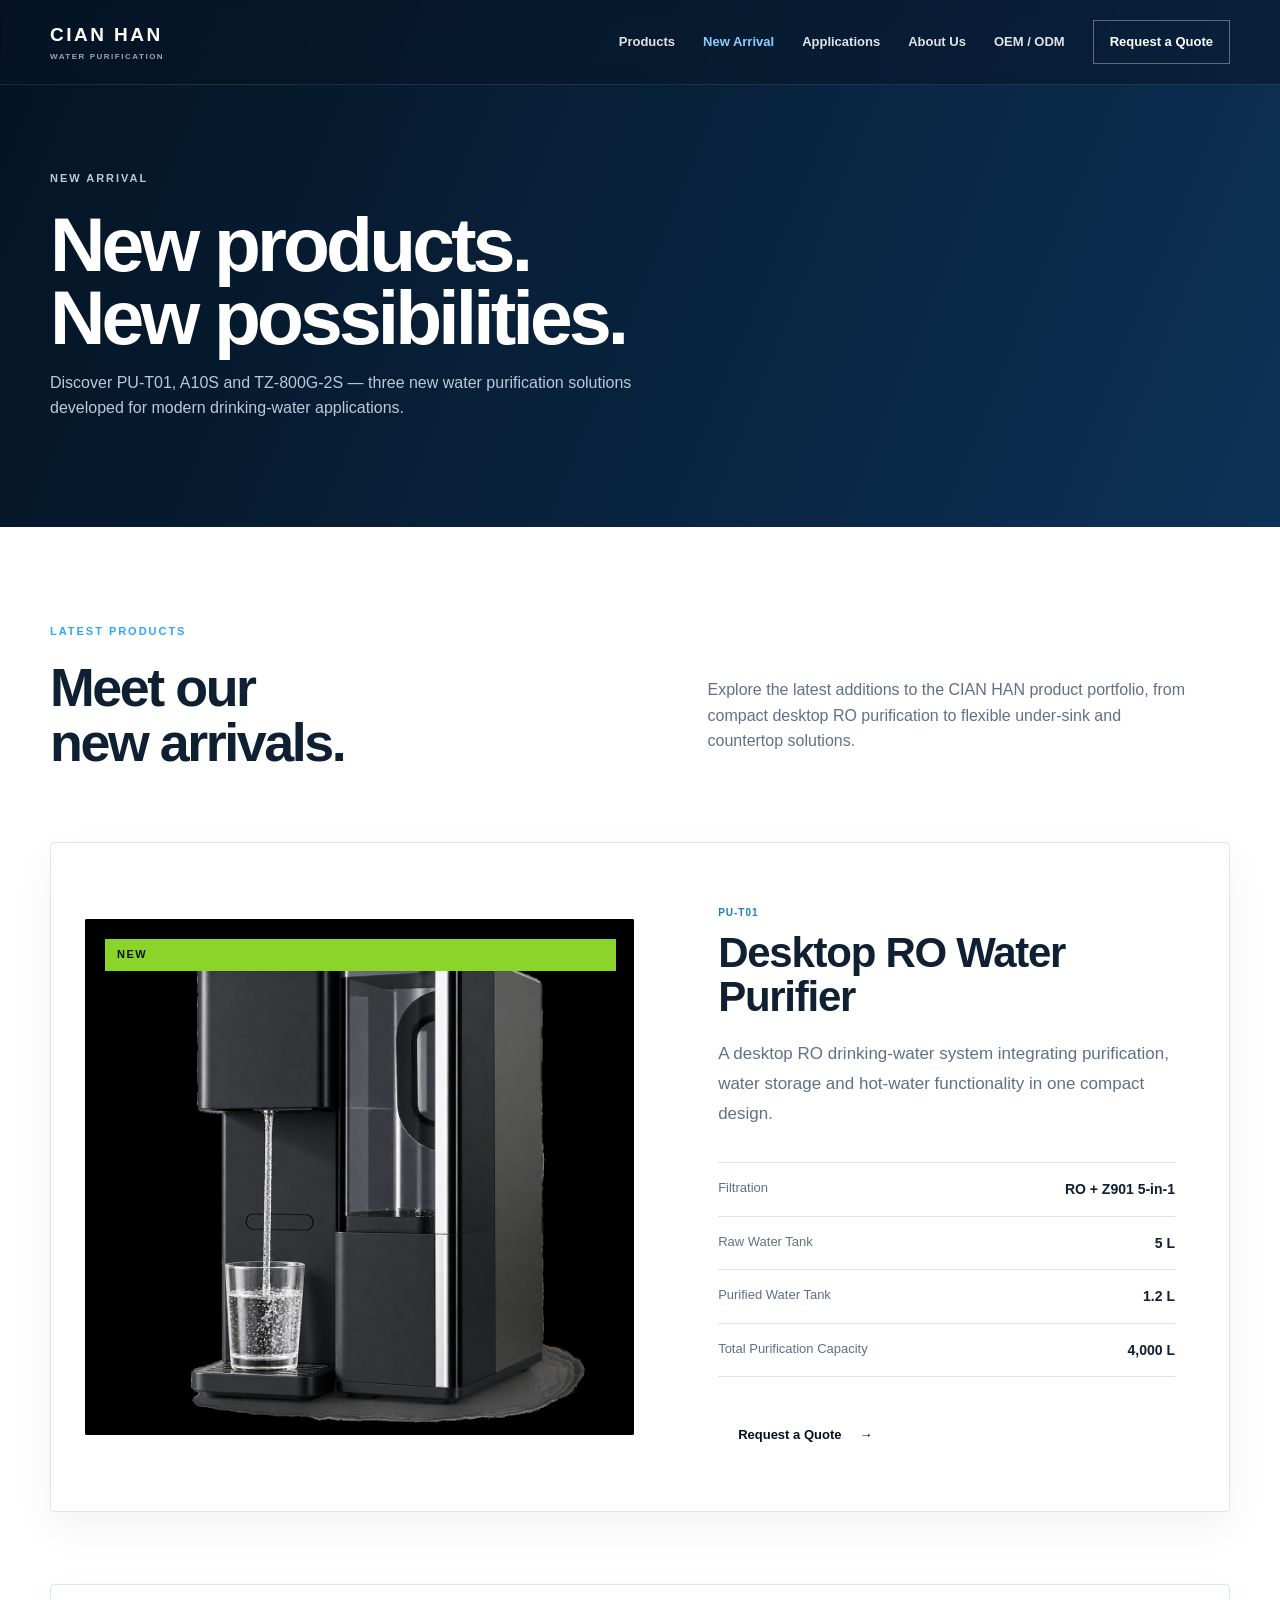
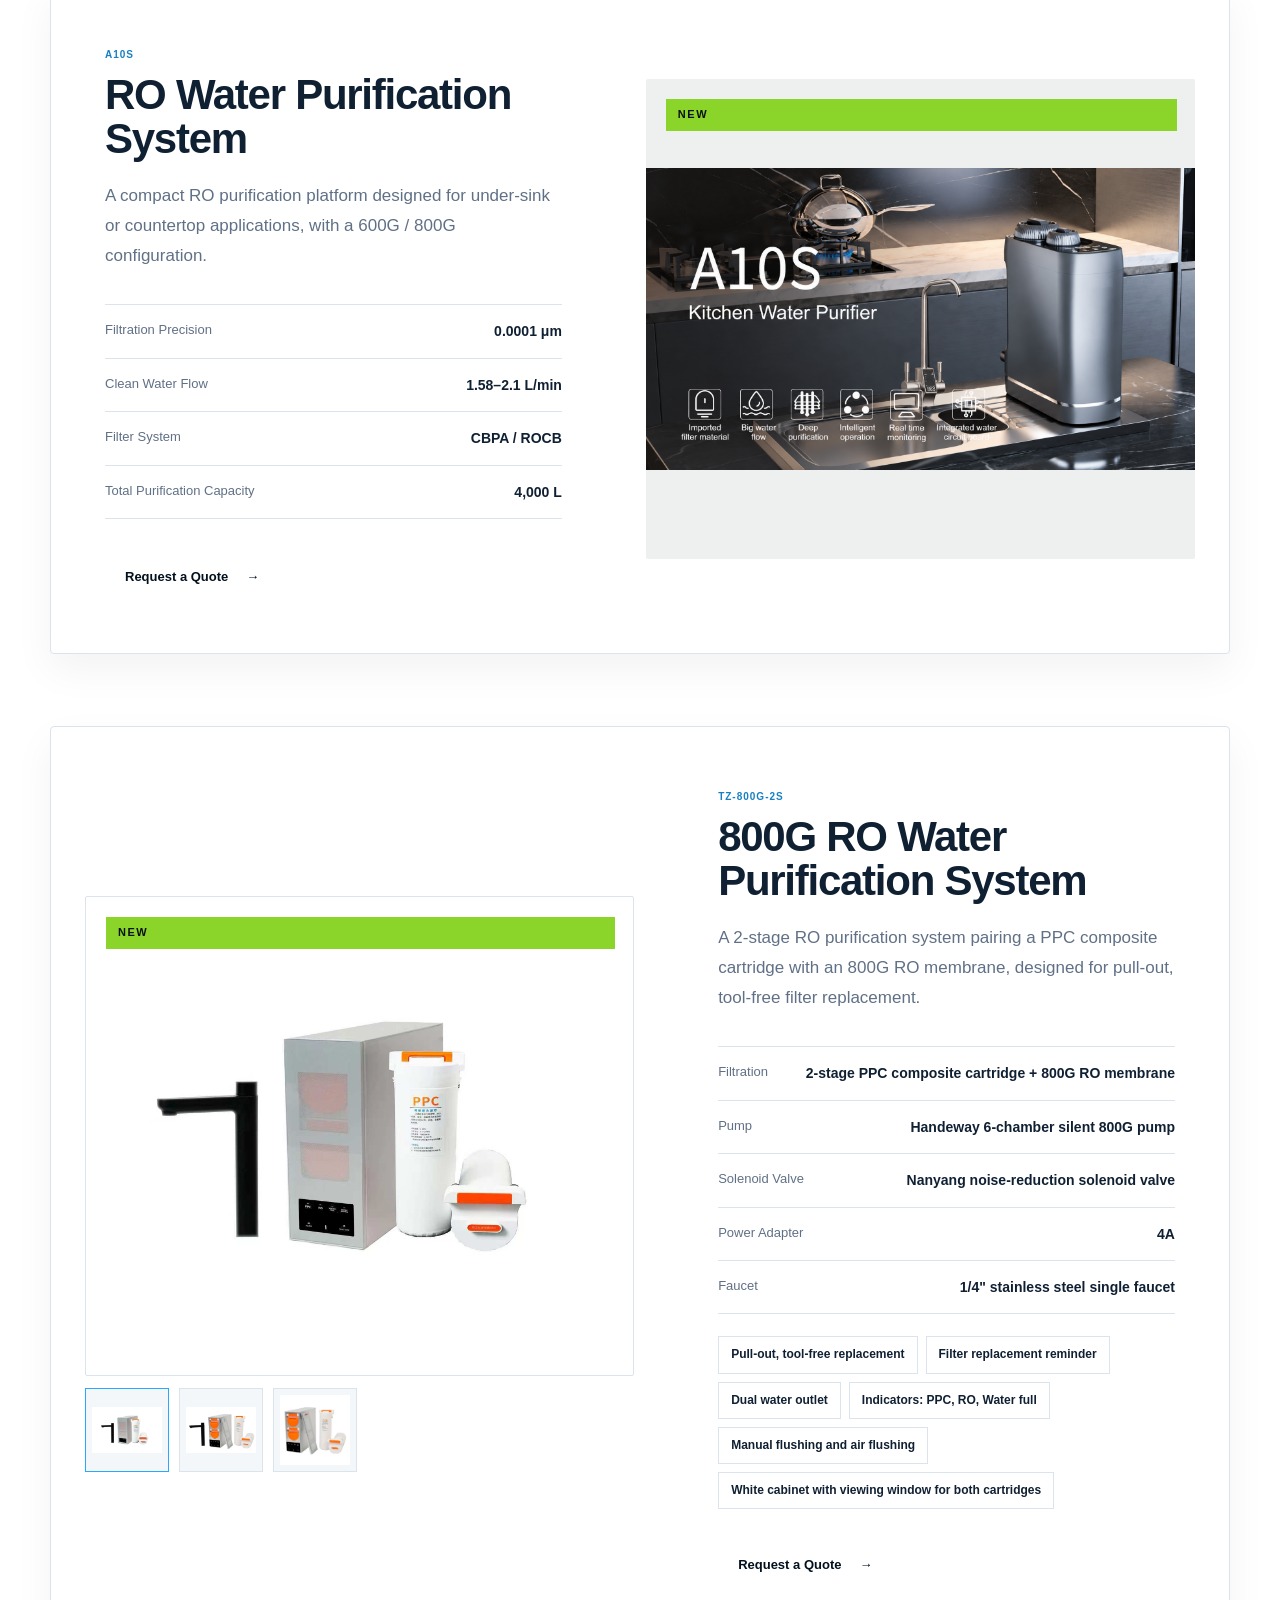
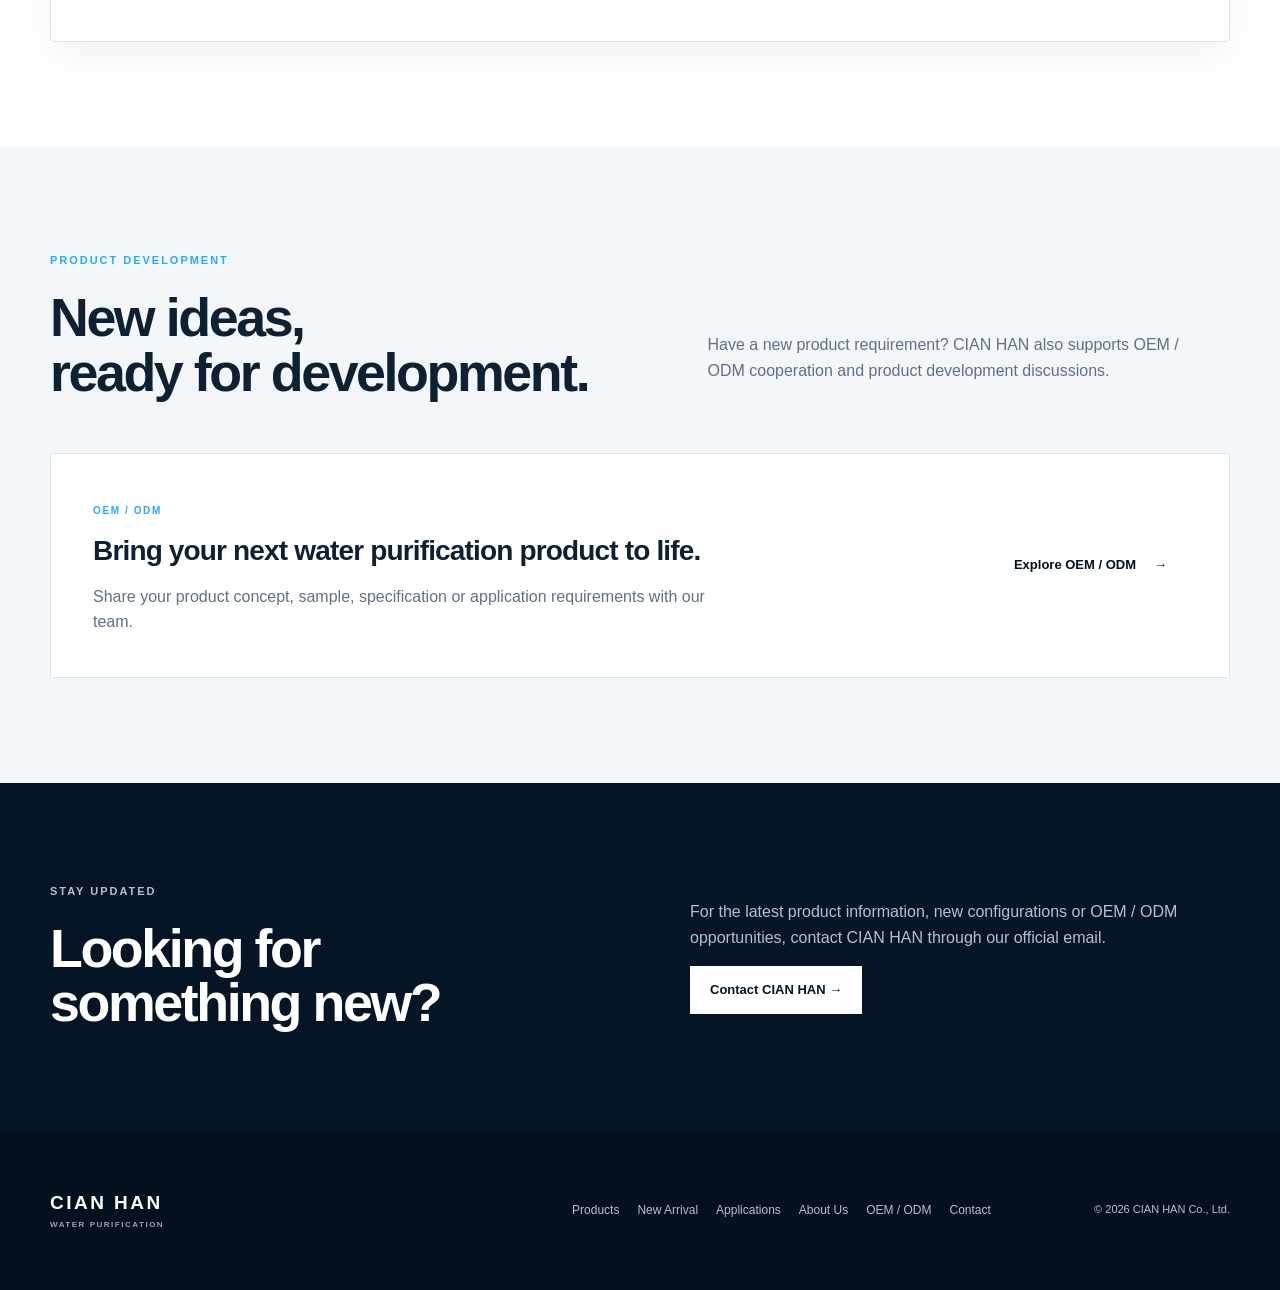
<file: new-arrival.html>
<!doctype html>
<html lang="en">
<head>
<meta charset="utf-8"><meta name="viewport" content="width=device-width,initial-scale=1">
<meta name="description" content="Explore the latest PU-T01 and A10S water purification products from CIAN HAN.">
<title>New Arrival | CIAN HAN</title><link rel="icon" href="data:image/svg+xml,%3Csvg xmlns='http://www.w3.org/2000/svg' viewBox='0 0 48 48'%3E%3Crect width='48' height='48' rx='8' fill='%23061526'/%3E%3Cpath d='M24 8S13 20 13 28a11 11 0 0 0 22 0C35 20 24 8 24 8Z' fill='%232aa8ff'/%3E%3C/svg%3E"><meta name="theme-color" content="#061526"><link rel="stylesheet" href="style.css">
</head>
<body><a class="skip-link" href="#main">Skip to content</a>
<header class="site-header"><div class="container header-inner">
<a class="brand" href="index.html"><span class="brand-main">CIAN HAN</span><span class="brand-sub">WATER PURIFICATION</span></a>
<button class="menu-toggle" aria-label="Open menu" aria-expanded="false"><span></span><span></span><span></span></button>
<nav class="site-nav"><a href="products.html">Products</a><a class="active" href="new-arrival.html">New Arrival</a><a href="applications.html">Applications</a><a href="about.html">About Us</a><a href="oem.html">OEM / ODM</a><a class="nav-quote" href="contact.html">Request a Quote</a></nav>
</div></header>
<main id="main">
<section class="products-hero new-arrival-hero"><div class="container"><p class="eyebrow">NEW ARRIVAL</p><h1>New products.<br>New possibilities.</h1><p>Discover PU-T01, A10S and TZ-800G-2S — three new water purification solutions developed for modern drinking-water applications.</p></div></section>

<section class="section new-arrival-products"><div class="container">
<div class="section-heading"><div><p class="section-label">LATEST PRODUCTS</p><h2>Meet our<br>new arrivals.</h2></div><p class="section-intro">Explore the latest additions to the CIAN HAN product portfolio, from compact desktop RO purification to flexible under-sink and countertop solutions.</p></div>

<article class="arrival-feature">
<div class="arrival-image-wrap"><div class="new-arrival-badge">NEW</div><img src="assets/new-arrival/pu-t01.png" alt="PU-T01 Desktop RO Water Purifier" loading="eager"></div>
<div class="arrival-content"><p class="product-code">PU-T01</p><h3>Desktop RO Water Purifier</h3><p class="arrival-lead">A desktop RO drinking-water system integrating purification, water storage and hot-water functionality in one compact design.</p>
<div class="arrival-specs"><div><span>Filtration</span><strong>RO + Z901 5-in-1</strong></div><div><span>Raw Water Tank</span><strong>5 L</strong></div><div><span>Purified Water Tank</span><strong>1.2 L</strong></div><div><span>Total Purification Capacity</span><strong>4,000 L</strong></div></div>
<div class="arrival-actions"><a class="btn btn-primary" href="contact.html?product=PU-T01">Request a Quote <span>→</span></a></div></div>
</article>

<article class="arrival-feature arrival-feature-reverse">
<div class="arrival-image-wrap"><div class="new-arrival-badge">NEW</div><img src="assets/new-arrival/a10s.png" alt="A10S RO Water Purification System" loading="lazy"></div>
<div class="arrival-content"><p class="product-code">A10S</p><h3>RO Water Purification System</h3><p class="arrival-lead">A compact RO purification platform designed for under-sink or countertop applications, with a 600G / 800G configuration.</p>
<div class="arrival-specs"><div><span>Filtration Precision</span><strong>0.0001 μm</strong></div><div><span>Clean Water Flow</span><strong>1.58–2.1 L/min</strong></div><div><span>Filter System</span><strong>CBPA / ROCB</strong></div><div><span>Total Purification Capacity</span><strong>4,000 L</strong></div></div>
<div class="arrival-actions"><a class="btn btn-primary" href="contact.html?product=A10S">Request a Quote <span>→</span></a></div></div>
</article>

<article class="arrival-feature arrival-feature-light">
<div class="arrival-gallery"><div class="arrival-image-wrap"><div class="new-arrival-badge">NEW</div><img src="assets/new-arrival/tz-800g-2s-1.jpg" alt="TZ-800G-2S RO system with black faucet and PPC and RO cartridges" loading="lazy"></div><div class="detail-thumbs"><button type="button" class="is-active" data-src="assets/new-arrival/tz-800g-2s-1.jpg" data-alt="TZ-800G-2S RO system with black faucet and PPC and RO cartridges" aria-label="Show image 1 of 3"><img src="assets/new-arrival/tz-800g-2s-1.jpg" alt="" loading="lazy"></button><button type="button" class="" data-src="assets/new-arrival/tz-800g-2s-2.jpg" data-alt="TZ-800G-2S with the door open showing pull-out PPC and RO cartridge slots" aria-label="Show image 2 of 3"><img src="assets/new-arrival/tz-800g-2s-2.jpg" alt="" loading="lazy"></button><button type="button" class="" data-src="assets/new-arrival/tz-800g-2s-3.jpg" data-alt="TZ-800G-2S cabinet, PPC composite cartridge and RO membrane cartridge" aria-label="Show image 3 of 3"><img src="assets/new-arrival/tz-800g-2s-3.jpg" alt="" loading="lazy"></button></div></div>
<div class="arrival-content"><p class="product-code">TZ-800G-2S</p><h3>800G RO Water Purification System</h3><p class="arrival-lead">A 2-stage RO purification system pairing a PPC composite cartridge with an 800G RO membrane, designed for pull-out, tool-free filter replacement.</p>
<div class="arrival-specs"><div><span>Filtration</span><strong>2-stage PPC composite cartridge + 800G RO membrane</strong></div><div><span>Pump</span><strong>Handeway 6-chamber silent 800G pump</strong></div><div><span>Solenoid Valve</span><strong>Nanyang noise-reduction solenoid valve</strong></div><div><span>Power Adapter</span><strong>4A</strong></div><div><span>Faucet</span><strong>1/4" stainless steel single faucet</strong></div></div>
<ul class="arrival-features"><li>Pull-out, tool-free replacement</li><li>Filter replacement reminder</li><li>Dual water outlet</li><li>Indicators: PPC, RO, Water full</li><li>Manual flushing and air flushing</li><li>White cabinet with viewing window for both cartridges</li></ul>
<div class="arrival-actions"><a class="btn btn-primary" href="contact.html?product=TZ-800G-2S#inquiry">Request a Quote <span>→</span></a></div></div>
</article>
</div></section>

<section class="section applications-section"><div class="container"><div class="section-heading"><div><p class="section-label">PRODUCT DEVELOPMENT</p><h2>New ideas,<br>ready for development.</h2></div><p class="section-intro">Have a new product requirement? CIAN HAN also supports OEM / ODM cooperation and product development discussions.</p></div><div class="new-arrival-cta"><div><span class="new-arrival-cta-label">OEM / ODM</span><h3>Bring your next water purification product to life.</h3><p>Share your product concept, sample, specification or application requirements with our team.</p></div><a class="btn btn-primary" href="oem.html">Explore OEM / ODM <span>→</span></a></div></div></section>

<section class="oem-section"><div class="container oem-inner"><div><p class="section-label">STAY UPDATED</p><h2>Looking for<br>something new?</h2></div><div><p>For the latest product information, new configurations or OEM / ODM opportunities, contact CIAN HAN through our official email.</p><a class="btn btn-light" href="mailto:cianhan.tw@gmail.com?subject=CIAN%20HAN%20New%20Product%20Inquiry">Contact CIAN HAN →</a></div></div></section>
</main>
<footer class="site-footer"><div class="container footer-inner"><a class="brand footer-brand" href="index.html"><span class="brand-main">CIAN HAN</span><span class="brand-sub">WATER PURIFICATION</span></a><div class="footer-links"><a href="products.html">Products</a><a href="new-arrival.html">New Arrival</a><a href="applications.html">Applications</a><a href="about.html">About Us</a><a href="oem.html">OEM / ODM</a><a href="contact.html">Contact</a></div><p>© 2026 CIAN HAN Co., Ltd.</p></div></footer>
<script src="script.js"></script>
</body></html>
</file>
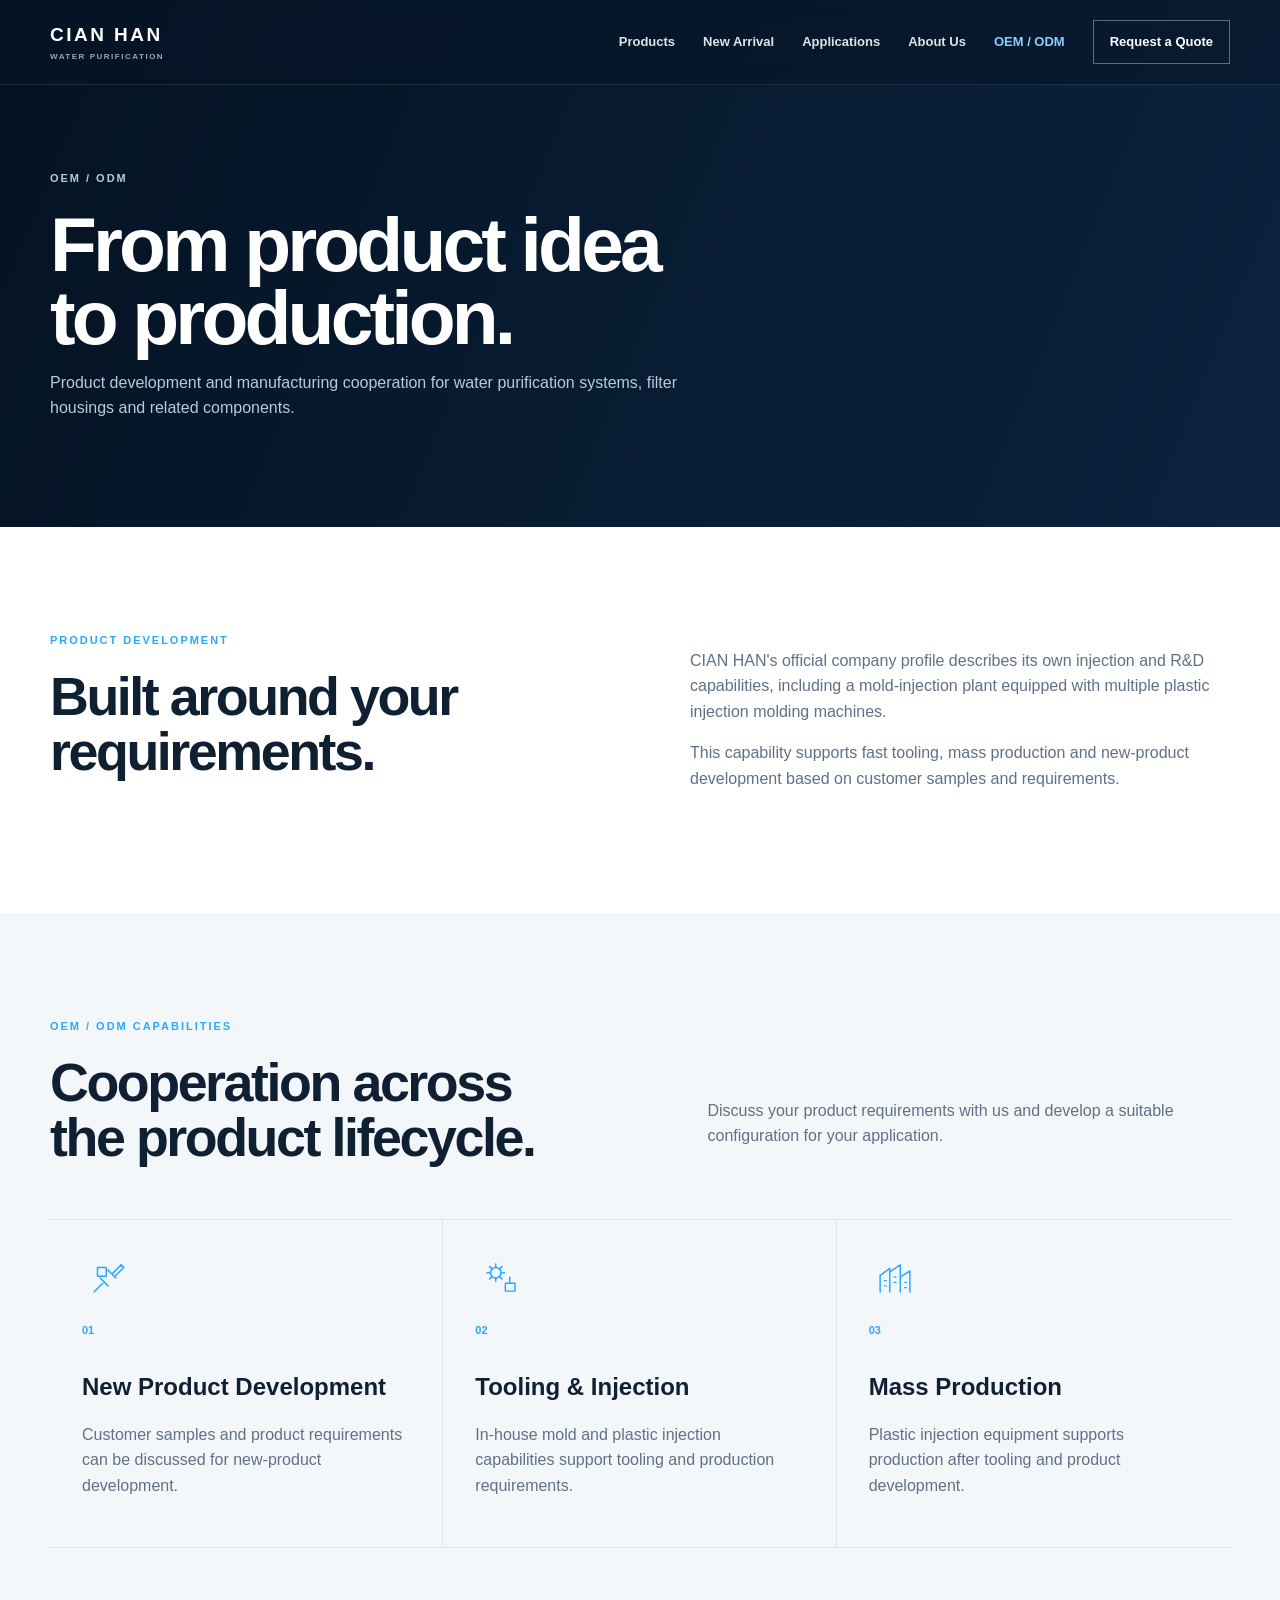
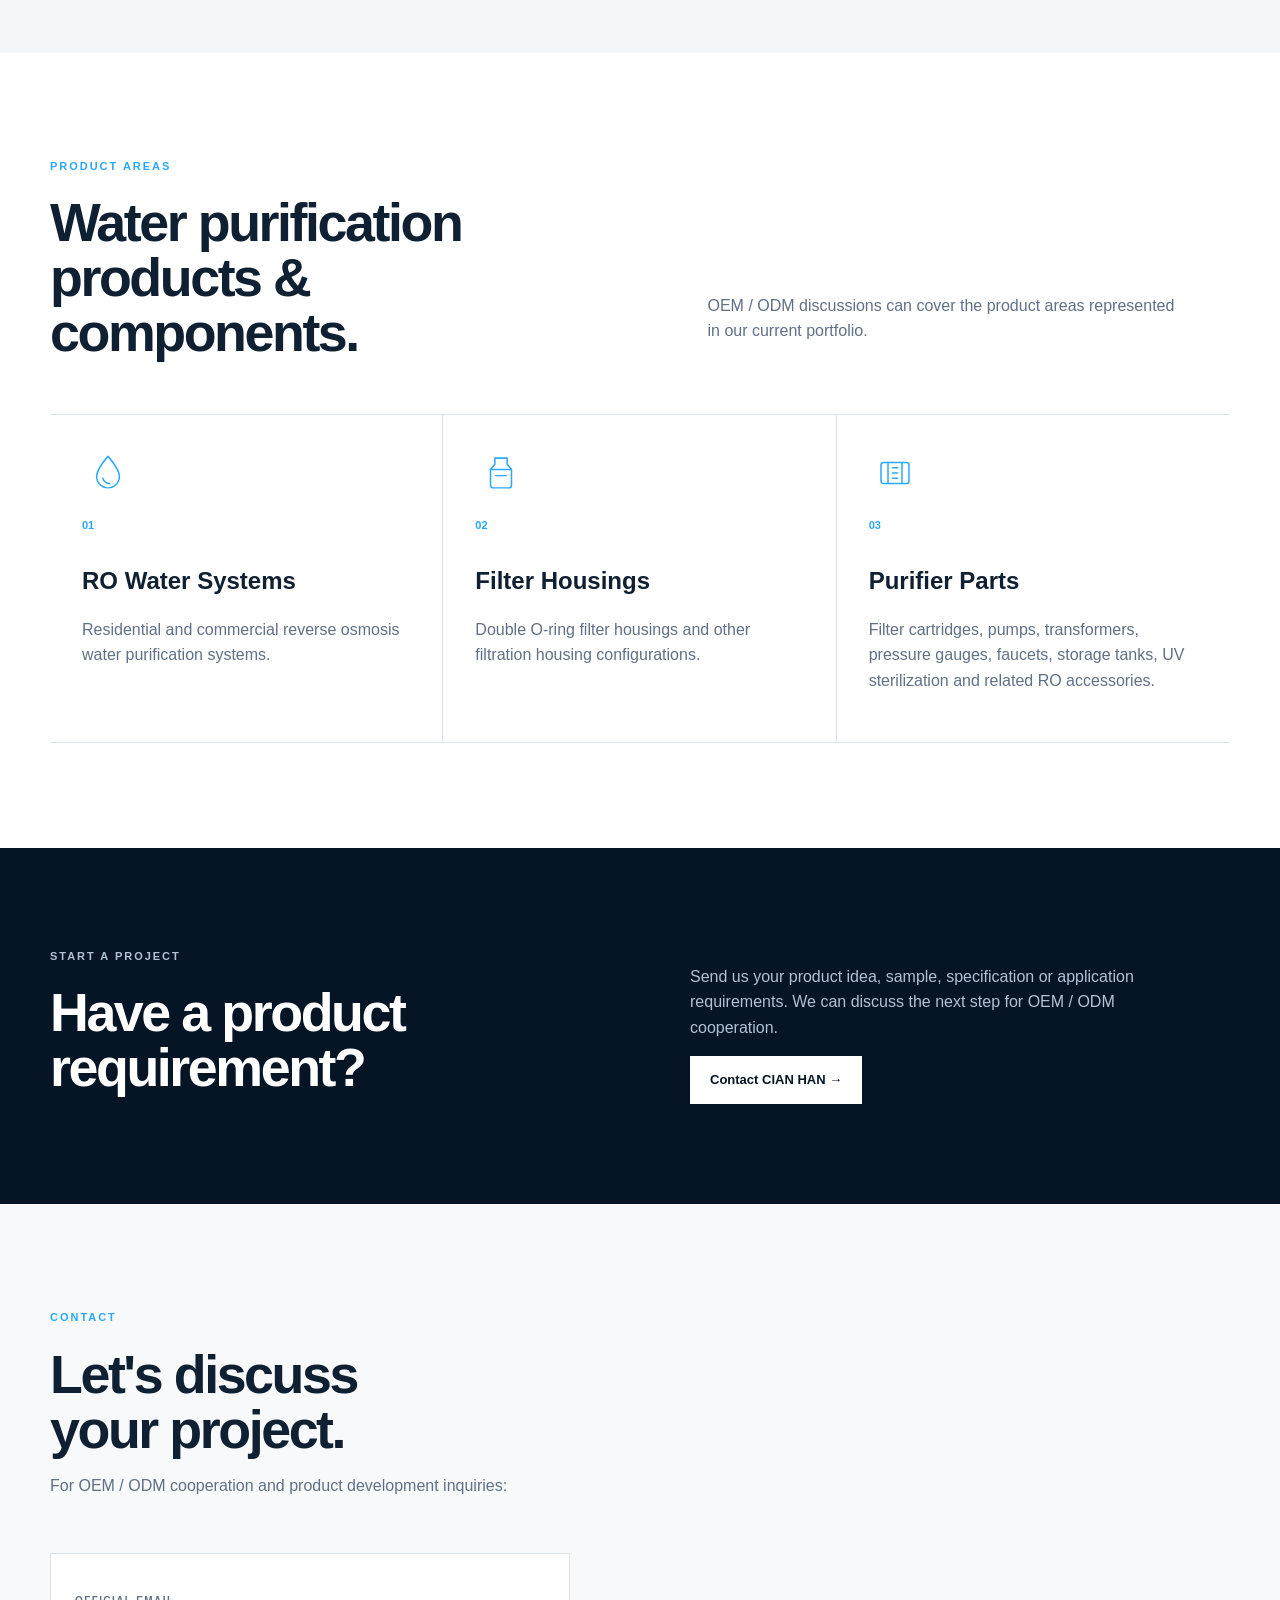
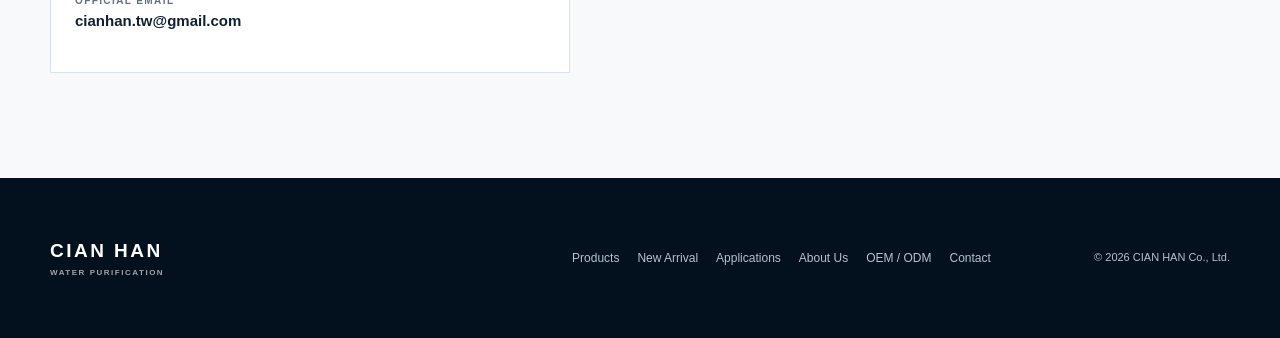
<file: oem.html>
<!doctype html><html lang="en"><head><meta charset="utf-8"><meta name="viewport" content="width=device-width,initial-scale=1"><meta name="description" content="CIAN HAN OEM and ODM cooperation for water purification systems, filter housings, filtration components and new product development."><title>OEM / ODM | CIAN HAN</title><link rel="icon" href="data:image/svg+xml,%3Csvg xmlns='http://www.w3.org/2000/svg' viewBox='0 0 48 48'%3E%3Crect width='48' height='48' rx='8' fill='%23061526'/%3E%3Cpath d='M24 8S13 20 13 28a11 11 0 0 0 22 0C35 20 24 8 24 8Z' fill='%232aa8ff'/%3E%3C/svg%3E"><meta name="theme-color" content="#061526"><link rel="stylesheet" href="style.css"></head><body><a class="skip-link" href="#main">Skip to content</a><header class="site-header"><div class="container header-inner"><a class="brand" href="index.html"><span class="brand-main">CIAN HAN</span><span class="brand-sub">WATER PURIFICATION</span></a><button class="menu-toggle" aria-label="Open menu" aria-expanded="false"><span></span><span></span><span></span></button><nav class="site-nav"><a href="products.html">Products</a><a href="new-arrival.html">New Arrival</a><a href="applications.html">Applications</a><a href="about.html">About Us</a><a href="oem.html">OEM / ODM</a><a class="nav-quote" href="contact.html">Request a Quote</a></nav></div></header><main id="main"><section class="products-hero"><div class="container"><p class="eyebrow">OEM / ODM</p><h1>From product idea<br>to production.</h1><p>Product development and manufacturing cooperation for water purification systems, filter housings and related components.</p></div></section><section class="section"><div class="container split-section"><div><p class="section-label">PRODUCT DEVELOPMENT</p><h2>Built around your<br>requirements.</h2></div><div class="split-copy"><p>CIAN HAN's official company profile describes its own injection and R&amp;D capabilities, including a mold-injection plant equipped with multiple plastic injection molding machines.</p><p>This capability supports fast tooling, mass production and new-product development based on customer samples and requirements.</p></div></div></section><section class="section applications-section"><div class="container"><div class="section-heading"><div><p class="section-label">OEM / ODM CAPABILITIES</p><h2>Cooperation across<br>the product lifecycle.</h2></div><p class="section-intro">Discuss your product requirements with us and develop a suitable configuration for your application.</p></div><div class="application-grid"><article class="application-card"><div class="simple-icon" aria-hidden="true"><svg viewBox="0 0 48 48"><path d="M18 30 8 40M29 19l10-10 3 3-10 10"/><path d="m24 15 9 9M15 24l9 9"/><path d="M12 12h10v10H12z"/></svg></div><span>01</span><h3>New Product Development</h3><p>Customer samples and product requirements can be discussed for new-product development.</p></article><article class="application-card"><div class="simple-icon" aria-hidden="true"><svg viewBox="0 0 48 48"><circle cx="18" cy="18" r="6"/><path d="M18 8v4M18 24v4M8 18h4M24 18h4M11 11l3 3M22 22l3 3M25 11l-3 3M14 22l-3 3"/><path d="M29 30h11v9H29zM34 30v-7"/></svg></div><span>02</span><h3>Tooling &amp; Injection</h3><p>In-house mold and plastic injection capabilities support tooling and production requirements.</p></article><article class="application-card"><div class="simple-icon" aria-hidden="true"><svg viewBox="0 0 48 48"><path d="M7 40V21l11-8v27M18 40V17l12-8v31M30 40V23l11-7v24"/><path d="M12 27h2M12 33h2M23 23h2M23 29h2M35 29h2M35 35h2"/></svg></div><span>03</span><h3>Mass Production</h3><p>Plastic injection equipment supports production after tooling and product development.</p></article></div></div></section><section class="section"><div class="container"><div class="section-heading"><div><p class="section-label">PRODUCT AREAS</p><h2>Water purification<br>products &amp; components.</h2></div><p class="section-intro">OEM / ODM discussions can cover the product areas represented in our current portfolio.</p></div><div class="application-grid"><article class="application-card"><div class="simple-icon" aria-hidden="true"><svg viewBox="0 0 48 48"><path d="M24 5S11 19 11 28a13 13 0 0 0 26 0C37 19 24 5 24 5Z"/><path d="M18 30c1.5 4 4.5 6 8 6"/></svg></div><span>01</span><h3>RO Water Systems</h3><p>Residential and commercial reverse osmosis water purification systems.</p></article><article class="application-card"><div class="simple-icon" aria-hidden="true"><svg viewBox="0 0 48 48"><path d="M17 7h14v7l5 6v18a3 3 0 0 1-3 3H15a3 3 0 0 1-3-3V20l5-6V7Z"/><path d="M12 20h24M17 7h14M18 27h12"/></svg></div><span>02</span><h3>Filter Housings</h3><p>Double O-ring filter housings and other filtration housing configurations.</p></article><article class="application-card"><div class="simple-icon" aria-hidden="true"><svg viewBox="0 0 48 48"><rect x="8" y="12" width="32" height="24" rx="3"/><path d="M16 12v24M32 12v24M21 18h6M21 24h6M21 30h6"/></svg></div><span>03</span><h3>Purifier Parts</h3><p>Filter cartridges, pumps, transformers, pressure gauges, faucets, storage tanks, UV sterilization and related RO accessories.</p></article></div></div></section><section class="oem-section"><div class="container oem-inner"><div><p class="section-label">START A PROJECT</p><h2>Have a product<br>requirement?</h2></div><div><p>Send us your product idea, sample, specification or application requirements. We can discuss the next step for OEM / ODM cooperation.</p><a class="btn btn-light" href="mailto:cianhan.tw@gmail.com?subject=CIAN%20HAN%20OEM%20%2F%20ODM%20Inquiry">Contact CIAN HAN →</a></div></div></section><section class="section contact-section"><div class="container"><div class="contact-heading"><p class="section-label">CONTACT</p><h2>Let's discuss<br>your project.</h2><p>For OEM / ODM cooperation and product development inquiries:</p></div><div class="contact-grid"><a class="contact-item" href="mailto:cianhan.tw@gmail.com"><span>OFFICIAL EMAIL</span><strong>cianhan.tw@gmail.com</strong></a></div></div></section></main><footer class="site-footer"><div class="container footer-inner"><a class="brand footer-brand" href="index.html"><span class="brand-main">CIAN HAN</span><span class="brand-sub">WATER PURIFICATION</span></a><div class="footer-links"><a href="products.html">Products</a><a href="new-arrival.html">New Arrival</a><a href="applications.html">Applications</a><a href="about.html">About Us</a><a href="oem.html">OEM / ODM</a><a href="contact.html">Contact</a></div><p>© 2026 CIAN HAN Co., Ltd.</p></div></footer><script src="products-data.js"></script><script src="script.js"></script></body></html>
</file>
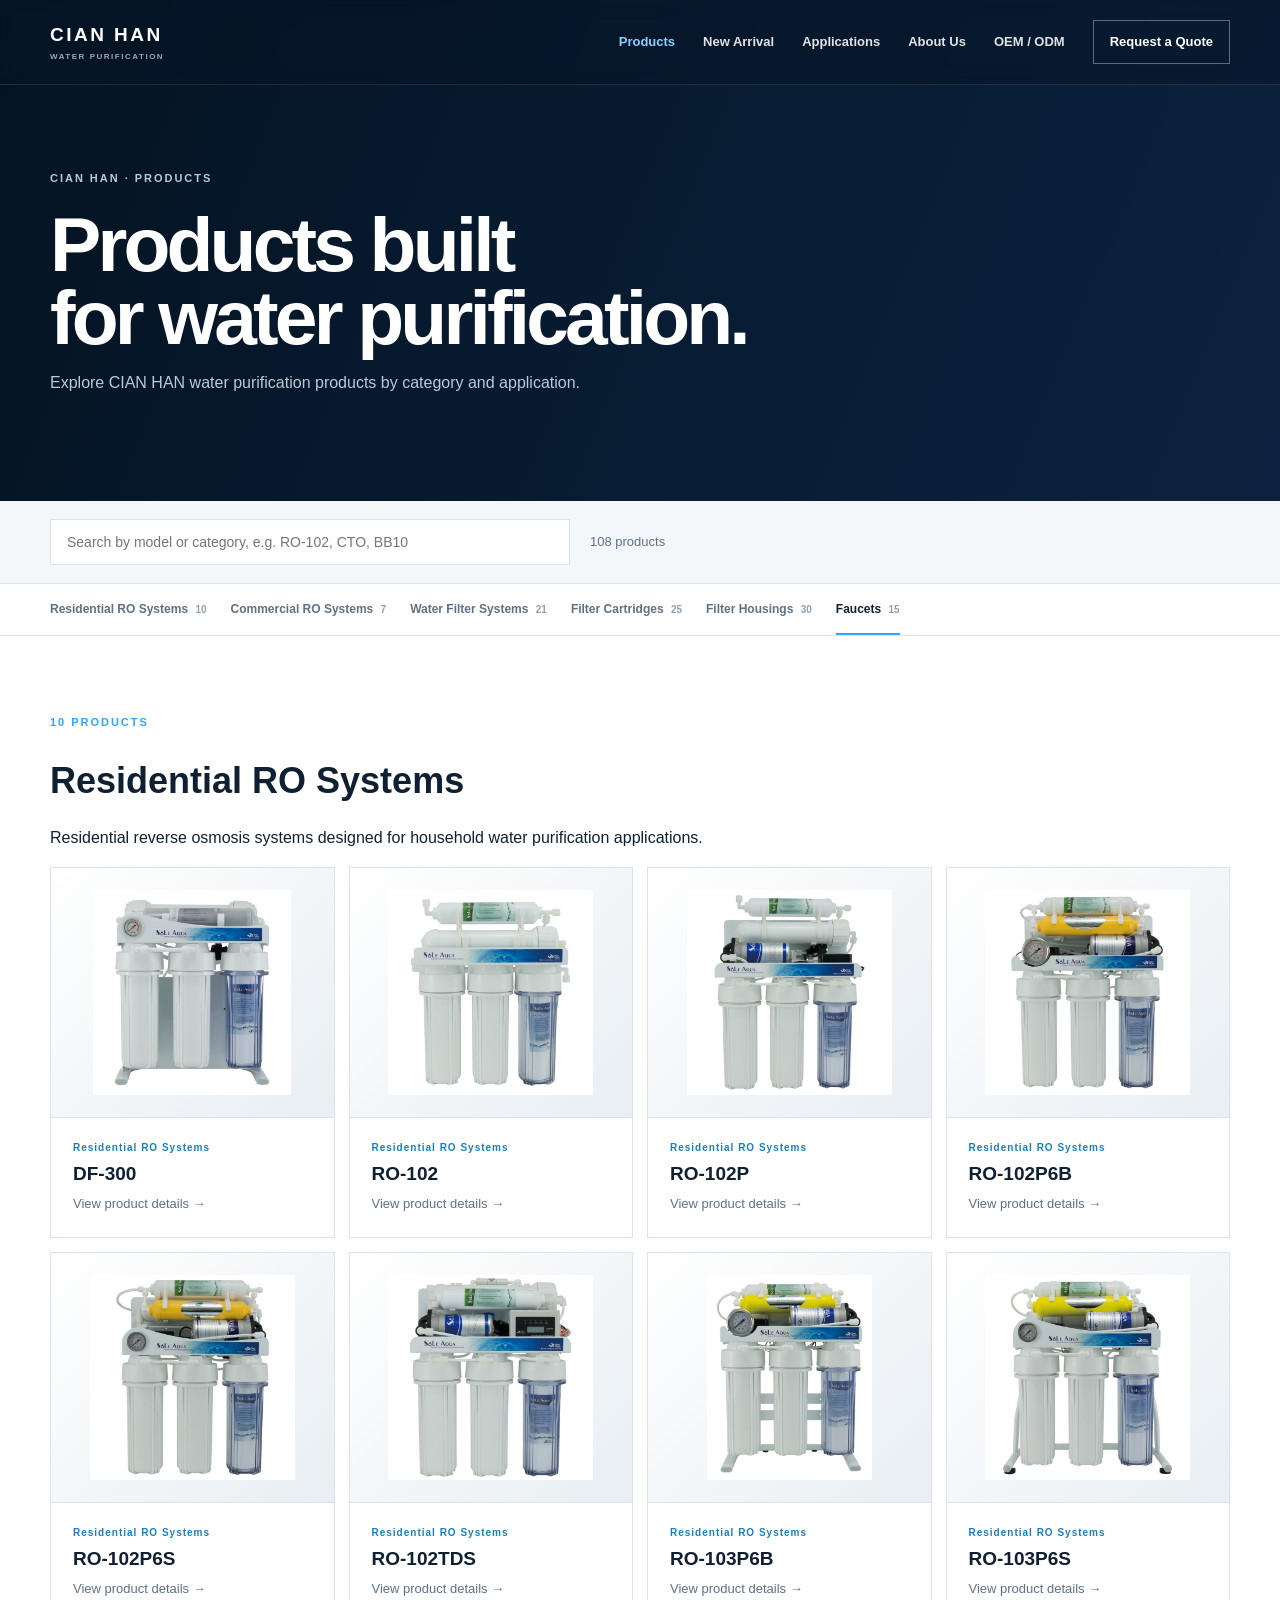
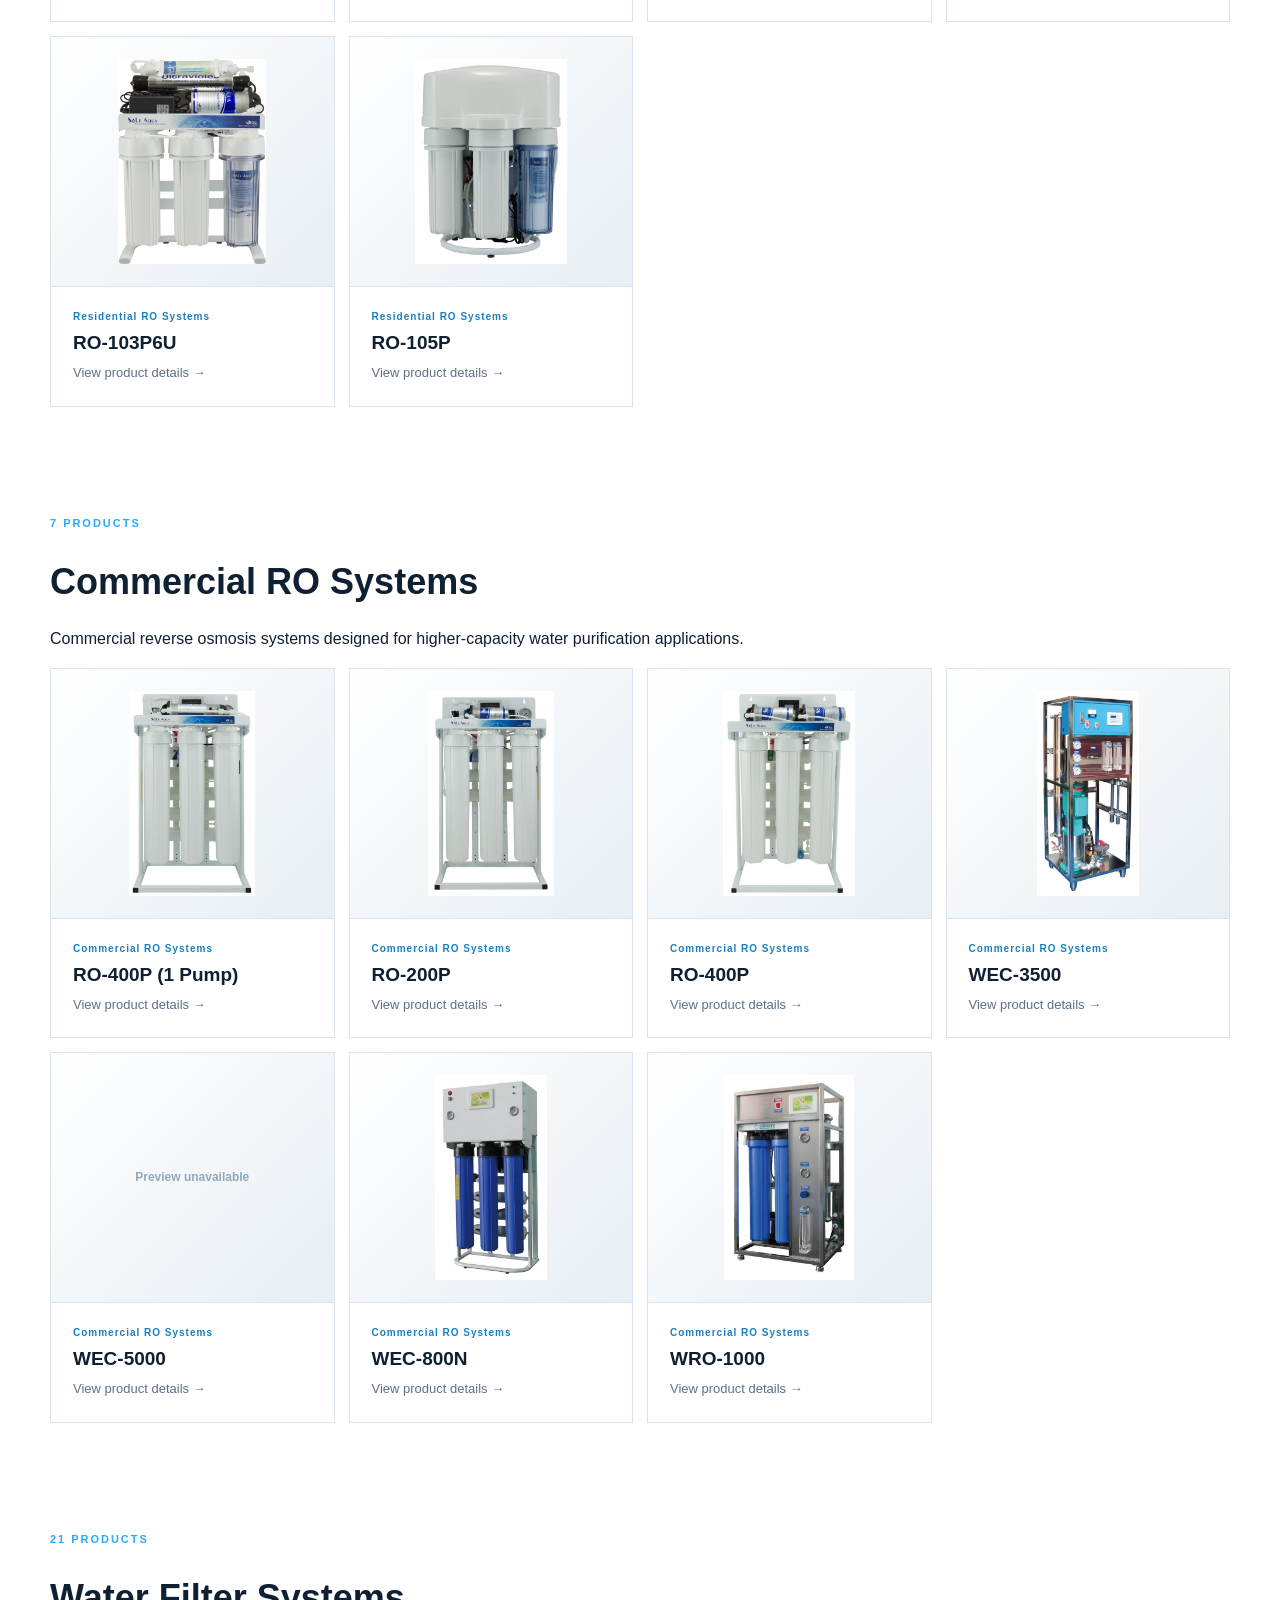
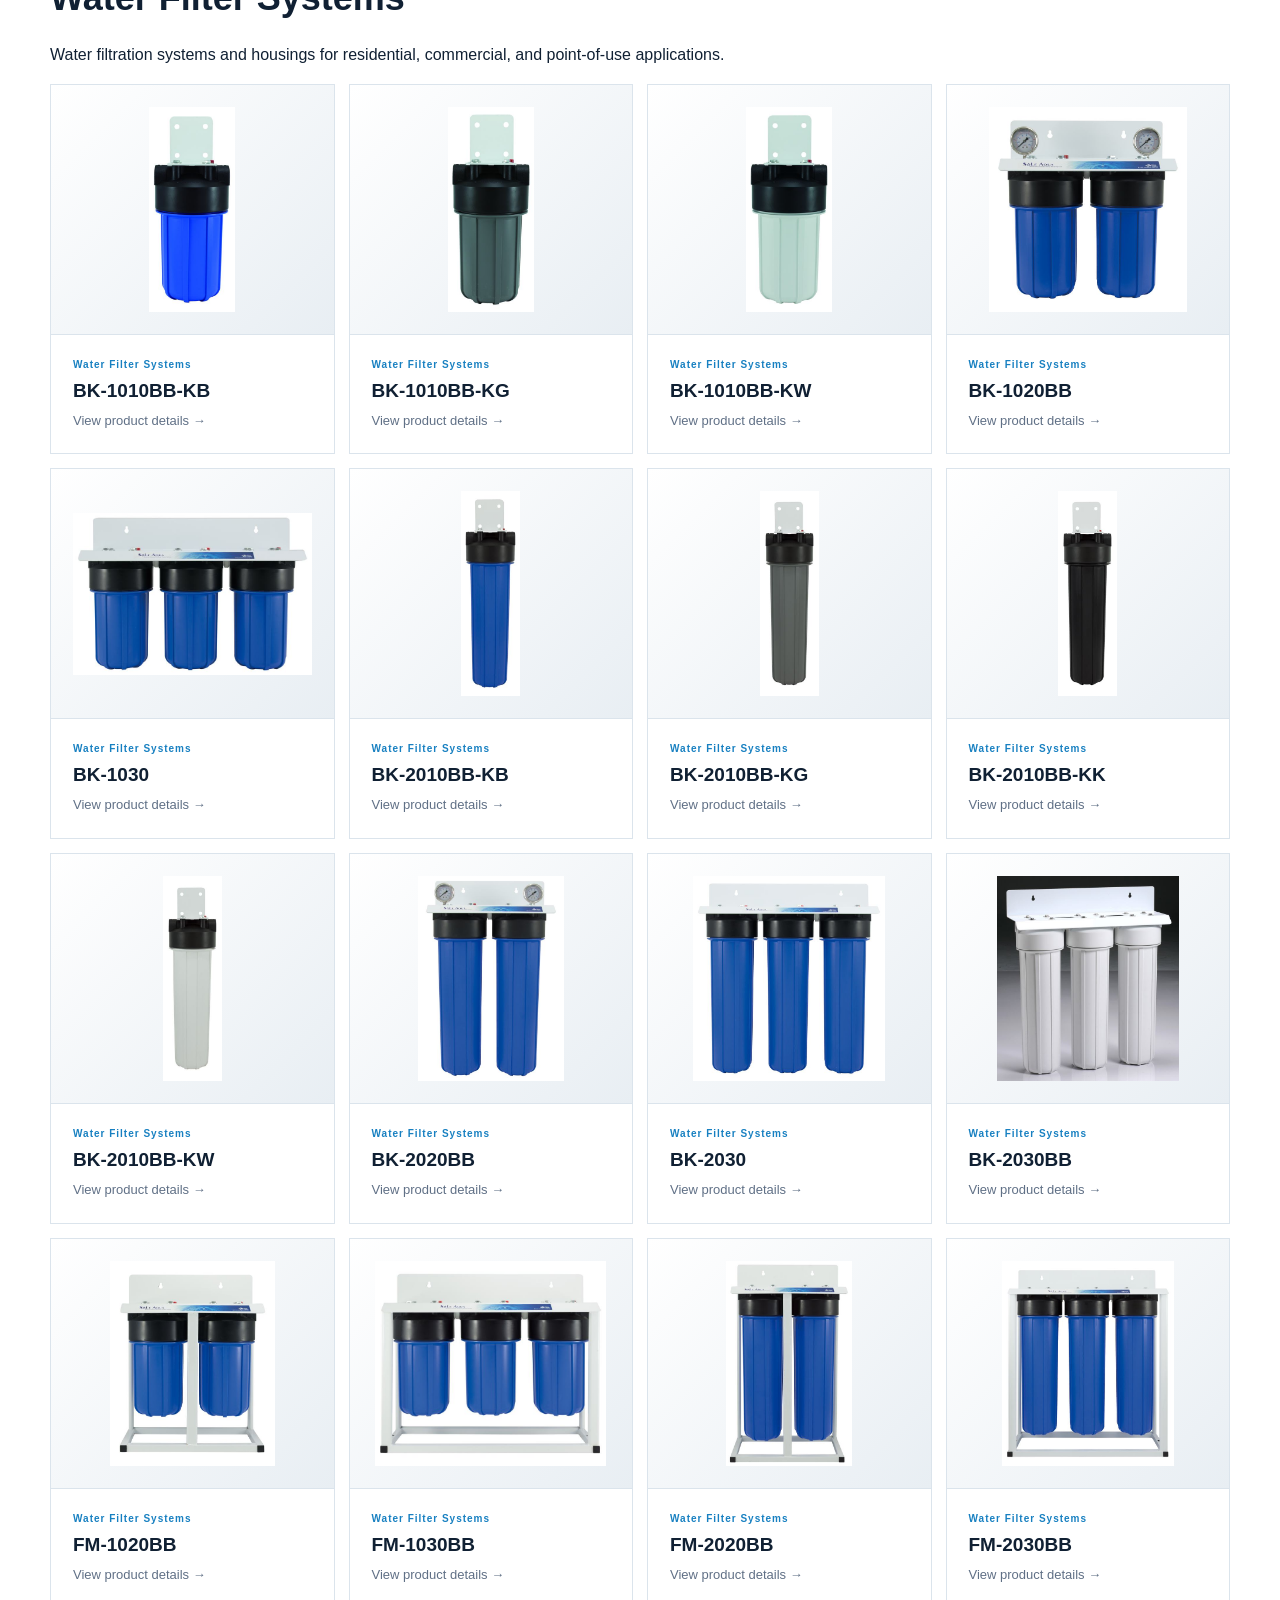
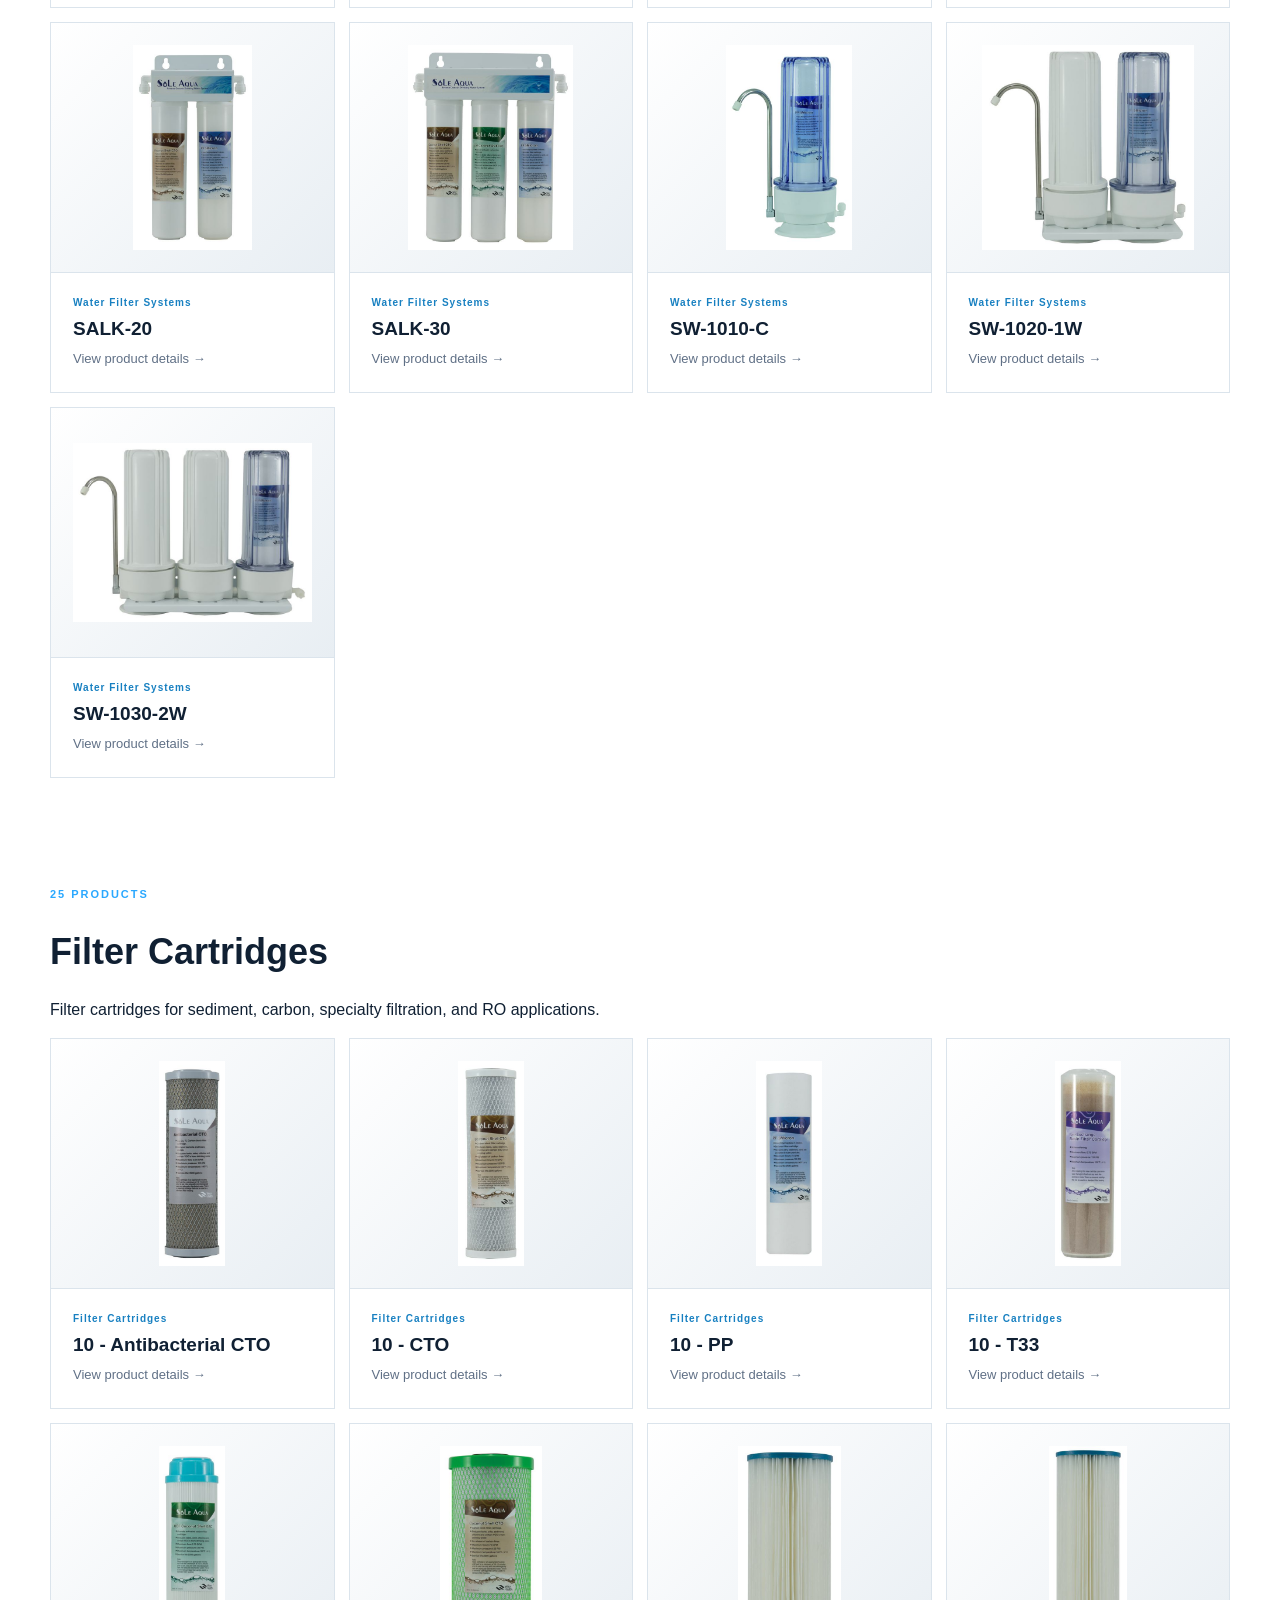
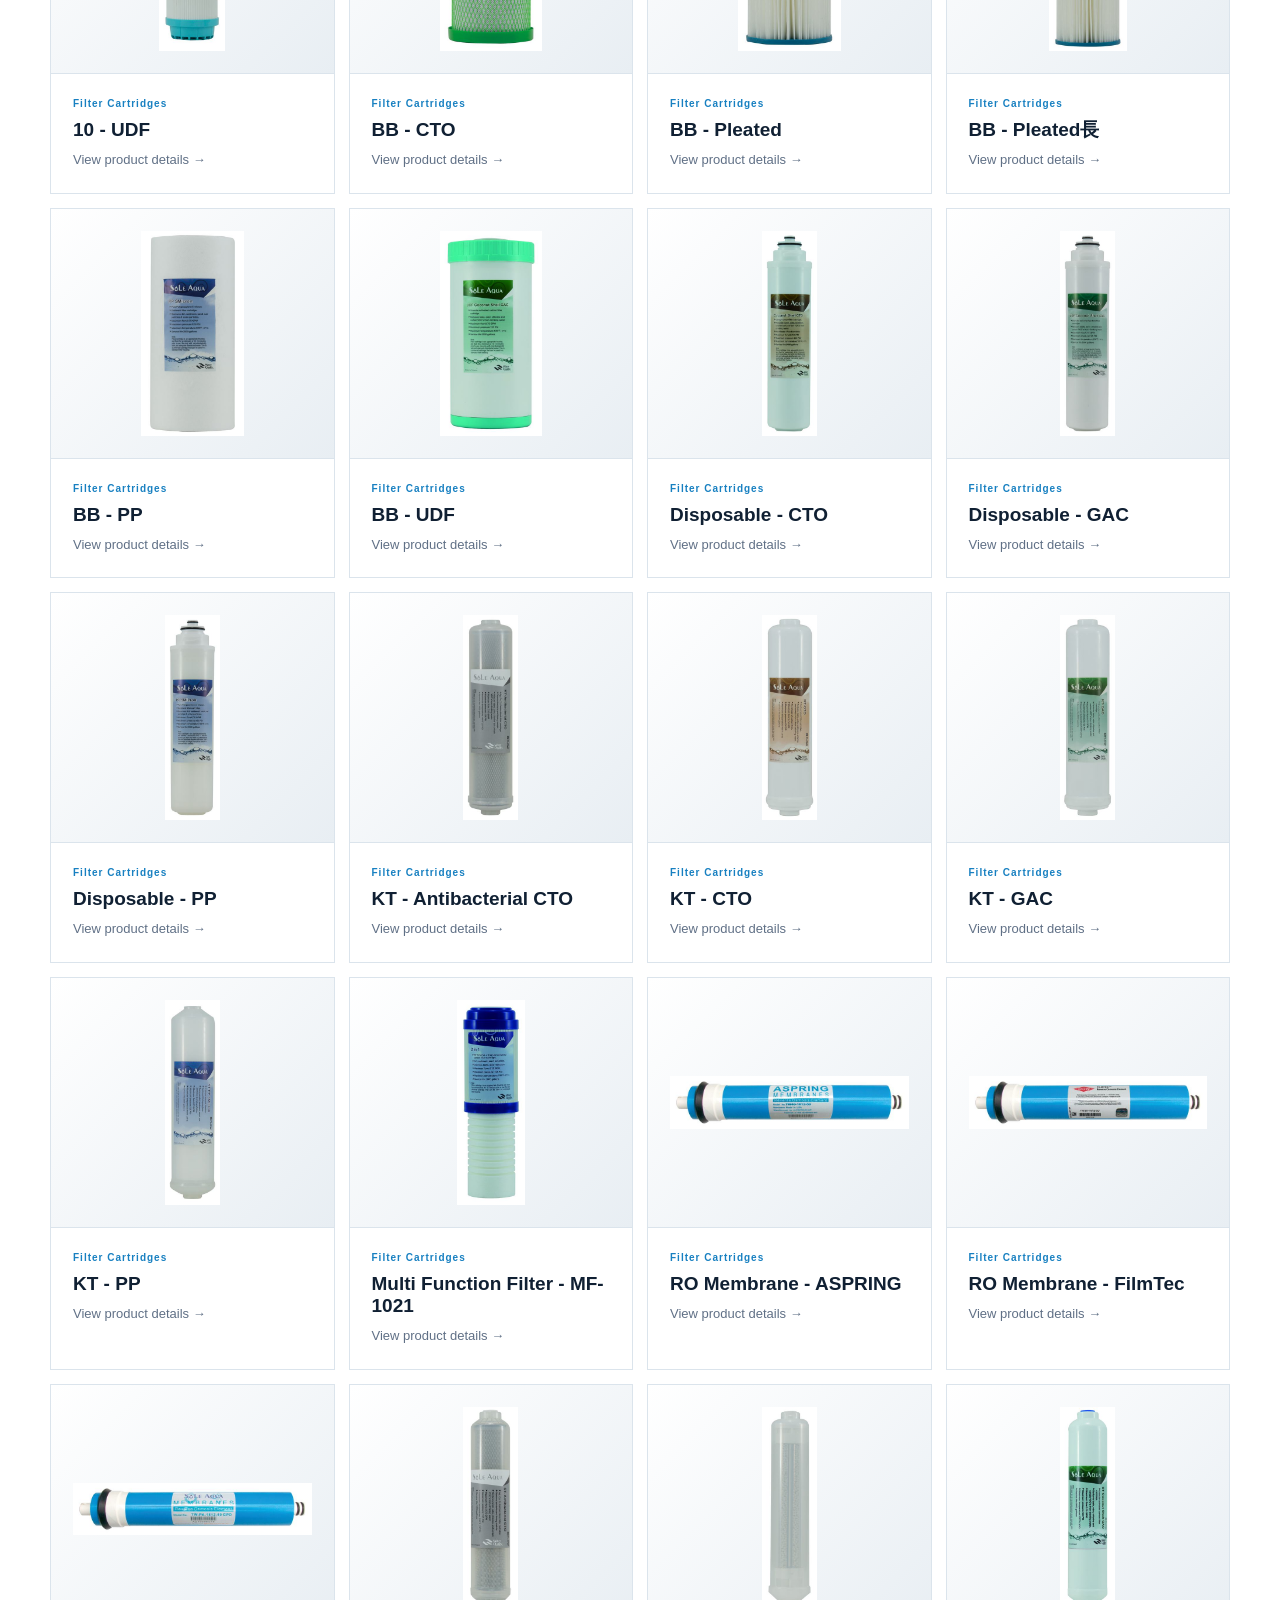
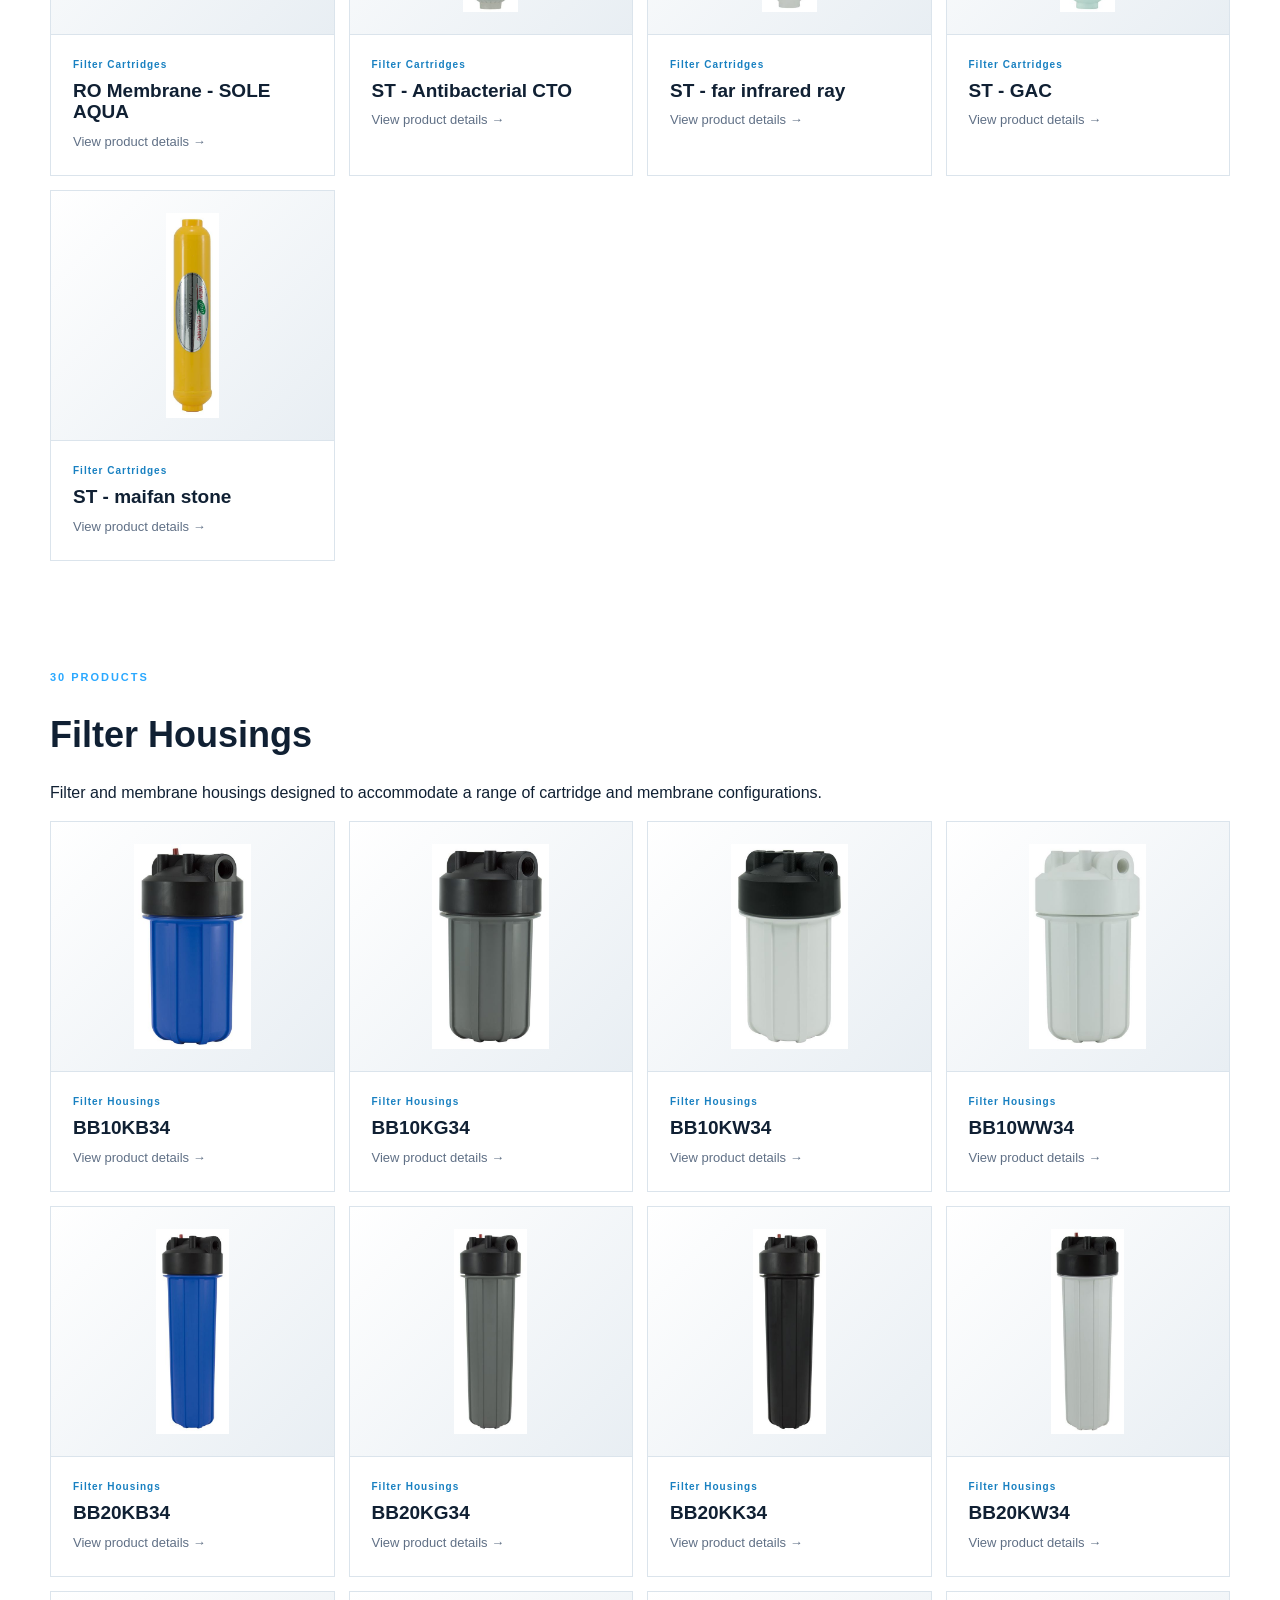
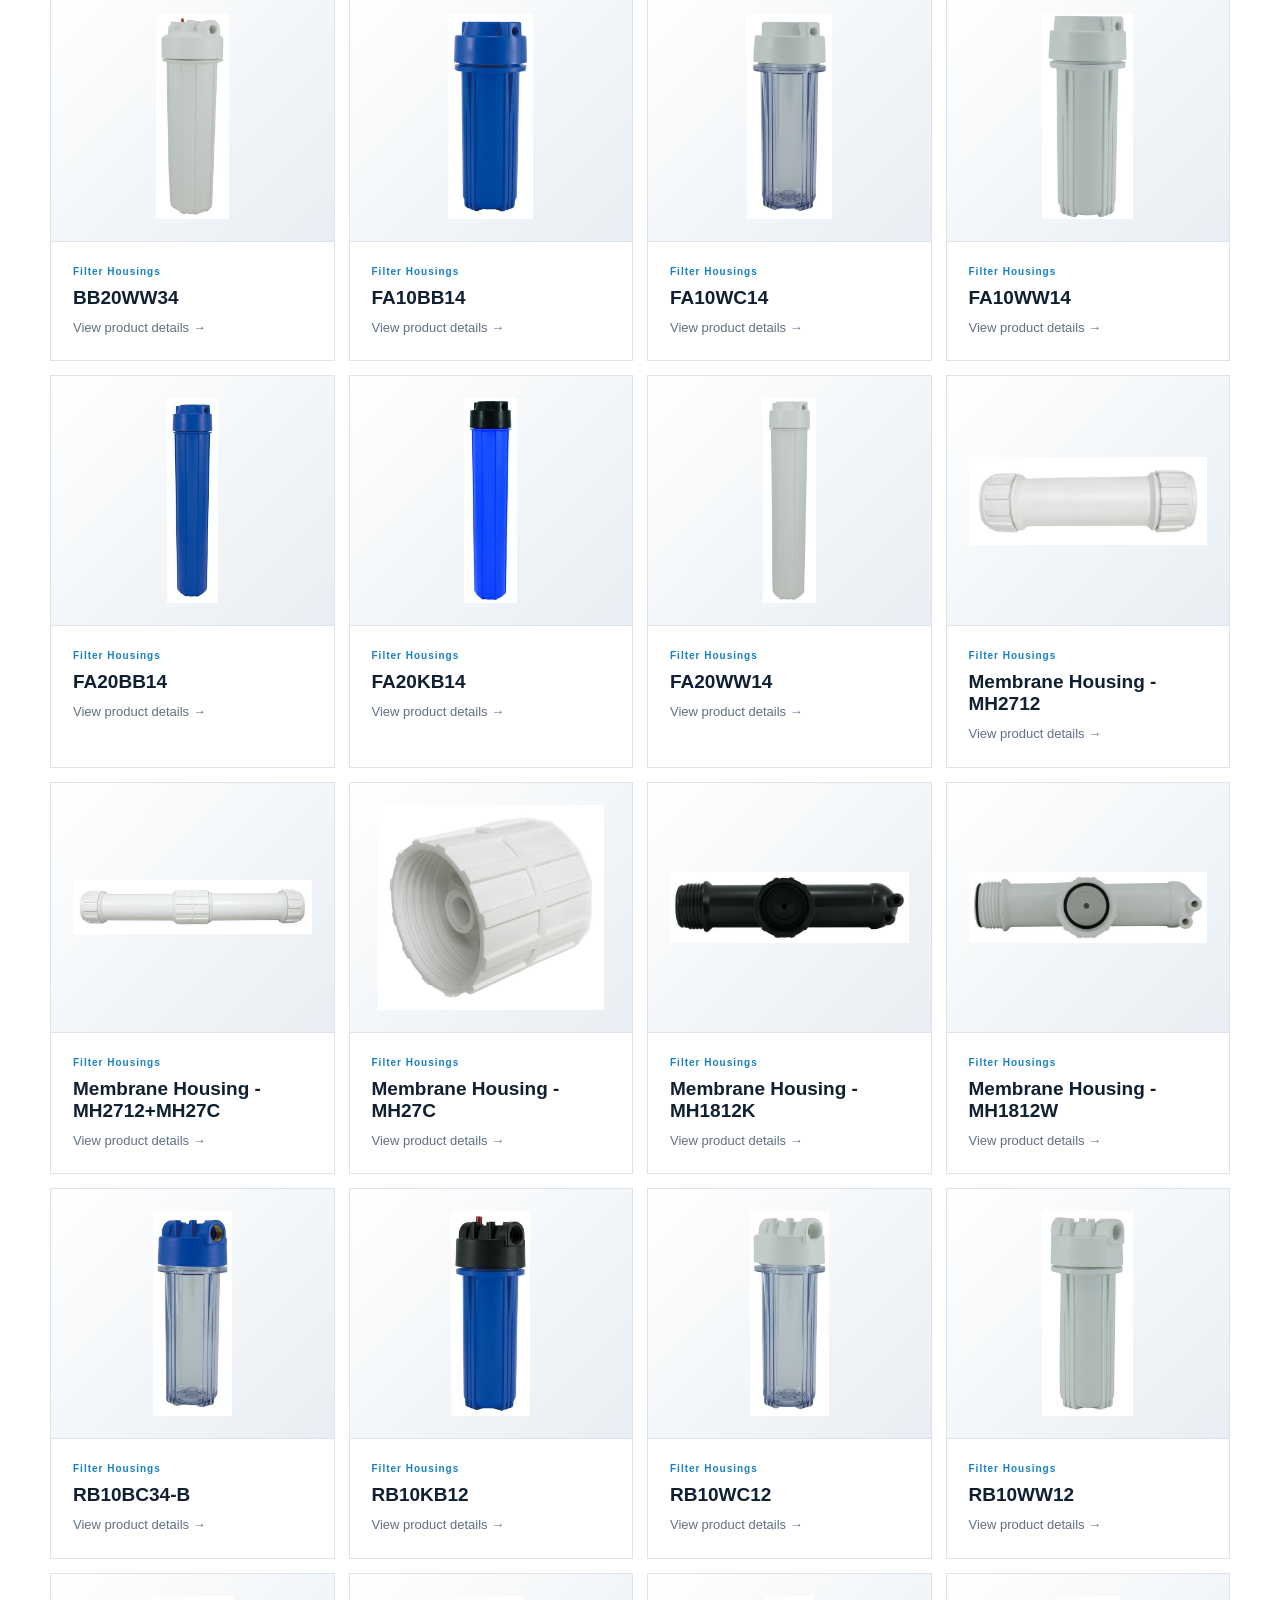
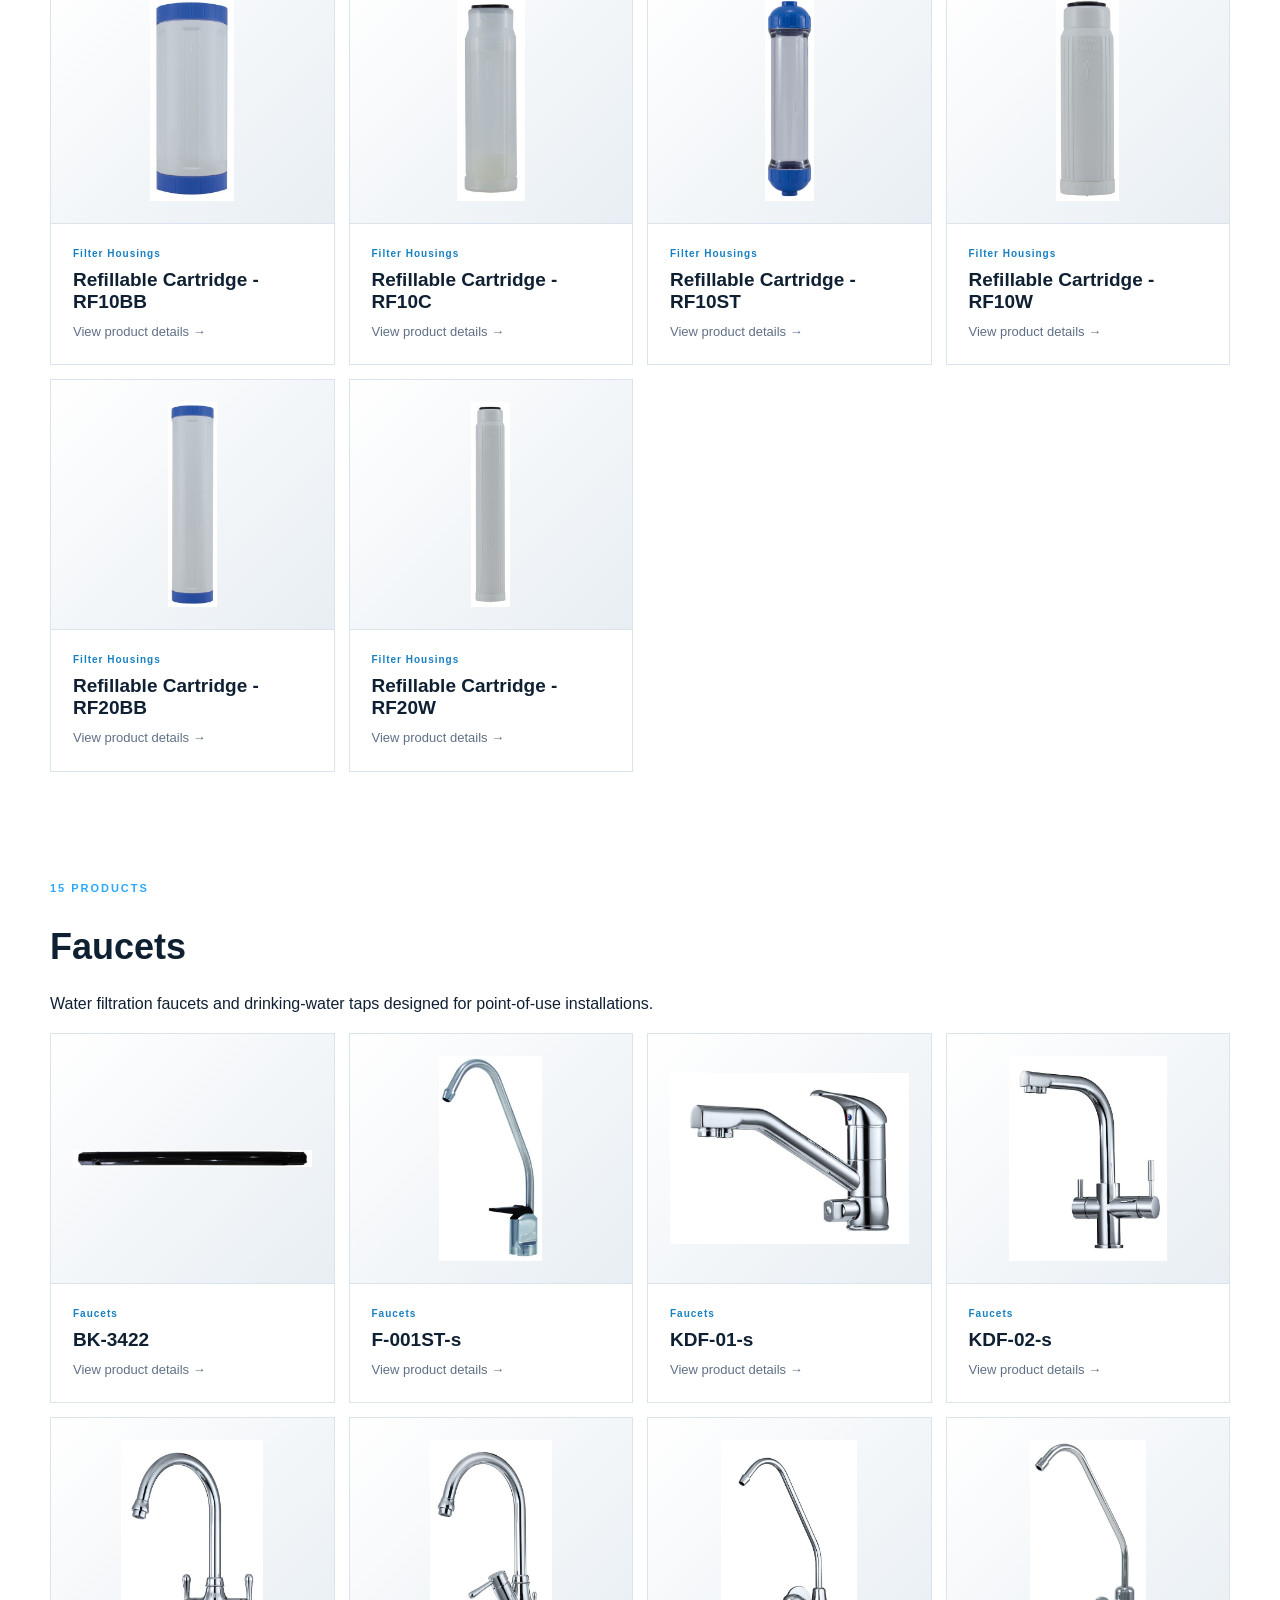
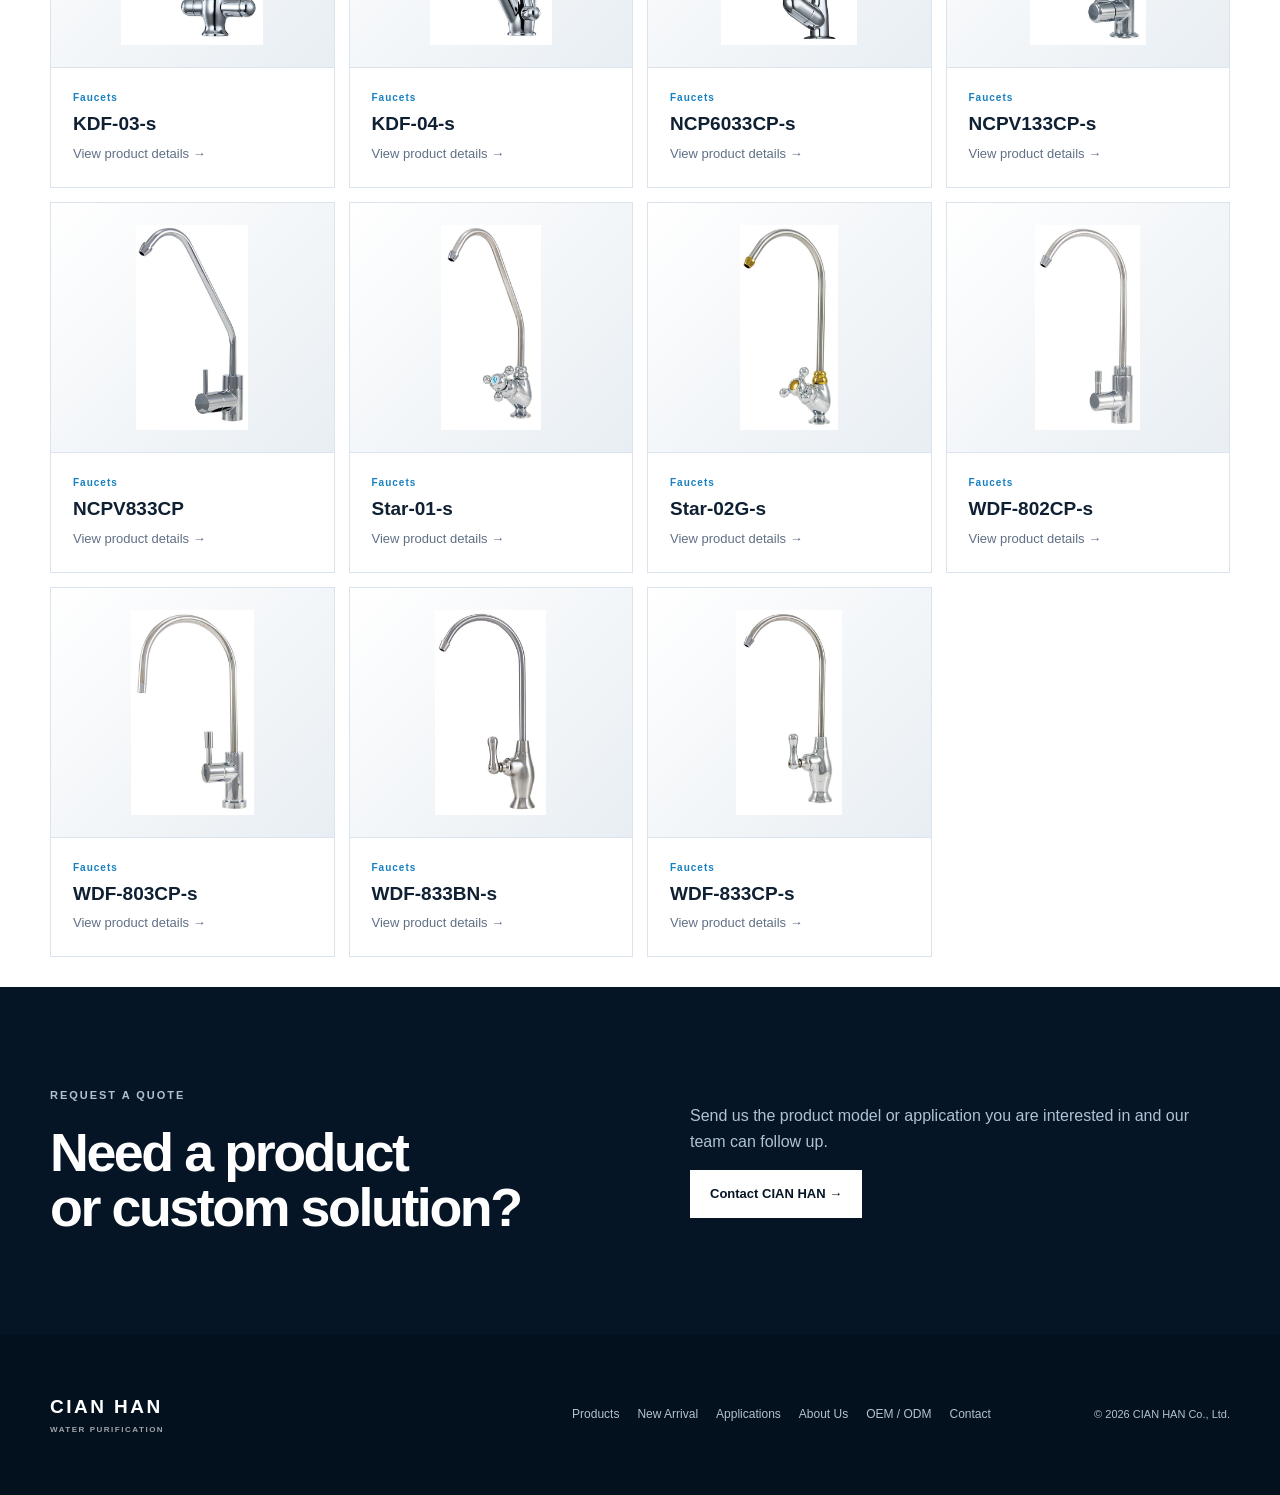
<file: products.html>
<!doctype html><html lang="en"><head><meta charset="utf-8"><meta name="viewport" content="width=device-width,initial-scale=1"><meta name="description" content="Browse CIAN HAN RO systems, filter housings, cartridges, water filter systems and faucets."><title>Products | CIAN HAN</title><link rel="icon" href="data:image/svg+xml,%3Csvg xmlns='http://www.w3.org/2000/svg' viewBox='0 0 48 48'%3E%3Crect width='48' height='48' rx='8' fill='%23061526'/%3E%3Cpath d='M24 8S13 20 13 28a11 11 0 0 0 22 0C35 20 24 8 24 8Z' fill='%232aa8ff'/%3E%3C/svg%3E"><meta name="theme-color" content="#061526"><link rel="stylesheet" href="style.css"></head><body data-page="products"><a class="skip-link" href="#main">Skip to content</a><header class="site-header"><div class="container header-inner"><a class="brand" href="index.html"><span class="brand-main">CIAN HAN</span><span class="brand-sub">WATER PURIFICATION</span></a><button class="menu-toggle" aria-label="Open menu" aria-expanded="false"><span></span><span></span><span></span></button><nav class="site-nav"><a href="products.html">Products</a><a href="new-arrival.html">New Arrival</a><a href="applications.html">Applications</a><a href="about.html">About Us</a><a href="oem.html">OEM / ODM</a><a class="nav-quote" href="contact.html">Request a Quote</a></nav></div></header><main id="main"><section class="products-hero"><div class="container"><p class="eyebrow">CIAN HAN · PRODUCTS</p><h1>Products built<br>for water purification.</h1><p>Explore CIAN HAN water purification products by category and application.</p></div></section><div class="catalog-toolbar"><div class="container"><label class="sr-only" for="catalog-search">Search products</label><input id="catalog-search" type="search" placeholder="Search by model or category, e.g. RO-102, CTO, BB10" autocomplete="off"><span id="catalog-count" aria-live="polite"></span></div></div><nav class="catalog-nav" aria-label="Product categories"><div class="container" id="catalog-nav"></div></nav><div id="catalog-content"></div><div class="catalog-empty" id="catalog-empty" hidden><h2>No matching products</h2><p>Try a different model number, or <a class="text-link" href="contact.html">contact us</a> and we will help you find it.</p></div><section class="oem-section"><div class="container oem-inner"><div><p class="section-label">REQUEST A QUOTE</p><h2>Need a product<br>or custom solution?</h2></div><div><p>Send us the product model or application you are interested in and our team can follow up.</p><a class="btn btn-light" href="mailto:cianhan.tw@gmail.com?subject=CIAN%20HAN%20Product%20Inquiry">Contact CIAN HAN →</a></div></div></section></main><footer class="site-footer"><div class="container footer-inner"><a class="brand footer-brand" href="index.html"><span class="brand-main">CIAN HAN</span><span class="brand-sub">WATER PURIFICATION</span></a><div class="footer-links"><a href="products.html">Products</a><a href="new-arrival.html">New Arrival</a><a href="applications.html">Applications</a><a href="about.html">About Us</a><a href="oem.html">OEM / ODM</a><a href="contact.html">Contact</a></div><p>© 2026 CIAN HAN Co., Ltd.</p></div></footer><script src="products-data.js"></script><script src="script.js"></script></body></html>
</file>
<file: style.css>
*{box-sizing:border-box}html{scroll-behavior:smooth}body{margin:0;font-family:Inter,ui-sans-serif,-apple-system,BlinkMacSystemFont,"Segoe UI",Roboto,Arial,sans-serif;color:#102033;background:#fff;line-height:1.6}a{color:inherit;text-decoration:none}.container{width:min(1180px,calc(100% - 48px));margin:auto}:root{--navy:#061526;--blue:#2aa8ff;--ink:#102033;--muted:#607086;--line:#dbe4ec;--light:#f4f7fa}.site-header{position:absolute;inset:0 0 auto;z-index:20;color:#fff;background:rgba(6,21,38,.5);border-bottom:1px solid rgba(255,255,255,.1);backdrop-filter:blur(10px)}.header-inner{min-height:84px;display:flex;align-items:center;justify-content:space-between;gap:40px}.brand{display:flex;flex-direction:column;gap:1px}.brand-main{font-size:19px;font-weight:800;letter-spacing:.13em}.brand-sub{font-size:8px;font-weight:700;letter-spacing:.19em;opacity:.62}.site-nav{display:flex;gap:28px;align-items:center;font-size:13px;font-weight:650}.site-nav a{opacity:.88}.site-nav a:hover{color:#8bcfff}.nav-quote{padding:11px 16px;border:1px solid rgba(255,255,255,.35);opacity:1!important}.menu-toggle{display:none;width:42px;height:42px;background:none;border:1px solid rgba(255,255,255,.3)}.menu-toggle span{display:block;height:1px;background:#fff;margin:5px}.hero{min-height:720px;position:relative;overflow:hidden;color:#fff;background:radial-gradient(circle at 75% 40%,rgba(37,125,194,.28),transparent 28%),linear-gradient(112deg,#041322,#071a30 45%,#0d3156)}.hero-grid{position:absolute;inset:0;opacity:.22;background-image:linear-gradient(rgba(255,255,255,.08) 1px,transparent 1px),linear-gradient(90deg,rgba(255,255,255,.08) 1px,transparent 1px);background-size:52px 52px}.hero-inner{position:relative;min-height:720px;display:grid;grid-template-columns:1fr .9fr;align-items:center;gap:60px;padding-top:84px}.hero-copy{padding:60px 0}.eyebrow,.section-label{margin:0 0 20px;color:var(--blue);font-size:11px;font-weight:800;letter-spacing:.18em}.hero h1{margin:0;font-size:clamp(52px,6vw,84px);line-height:.94;letter-spacing:-.055em}.hero-text{max-width:620px;margin:28px 0;color:#c5d5e7;font-size:16px;line-height:1.75}.hero-actions{display:flex;gap:10px;margin-top:38px;flex-wrap:wrap}.btn{display:inline-flex;align-items:center;justify-content:center;min-height:48px;padding:0 19px;font-size:13px;font-weight:750;border:1px solid transparent;transition:.2s}.btn:hover{transform:translateY(-2px)}.btn-primary{background:#fff;color:#03111f}.btn-primary span{margin-left:18px}.btn-ghost{color:#fff;border-color:rgba(255,255,255,.28)}.hero-note{color:#8fa9c3;font-size:12px}.hero-visual{position:relative;min-height:430px}.hero-visual:before,.hero-visual:after{content:"";position:absolute;border:1px solid rgba(139,207,255,.2);border-radius:50%}.hero-visual:before{width:430px;height:430px;right:6%;top:50%;transform:translateY(-50%)}.hero-visual:after{width:290px;height:290px;right:19%;top:50%;transform:translateY(-50%)}.hero-product{position:absolute;inset:10%;display:flex;align-items:center;justify-content:center;z-index:2}.hero-product img{max-width:75%;max-height:360px;object-fit:contain;filter:drop-shadow(0 25px 25px rgba(0,0,0,.28))}.facts{border-bottom:1px solid var(--line)}.facts-grid{display:grid;grid-template-columns:repeat(4,1fr);min-height:104px}.fact{display:flex;align-items:center;gap:14px;padding:20px 28px;border-right:1px solid var(--line)}.fact:first-child{padding-left:0}.fact:last-child{border:0}.fact strong{font-size:18px}.fact span{color:var(--muted);font-size:12px}.section{padding:105px 0}.section-heading{display:grid;grid-template-columns:1.05fr .95fr;gap:80px;align-items:end;margin-bottom:54px}.section-heading h2,.split-section h2,.oem-inner h2,.contact-heading h2{margin:0;font-size:clamp(38px,4.2vw,58px);line-height:1.02;letter-spacing:-.045em}.section-intro{max-width:480px;color:var(--muted)}.category-grid,.product-grid{display:grid;grid-template-columns:repeat(4,1fr);gap:14px}.category-card,.product-card{display:flex;flex-direction:column;border:1px solid var(--line);background:#fff;transition:.2s;overflow:hidden}.category-card{min-height:440px;background:var(--light);position:relative}.category-card:hover,.product-card:hover{transform:translateY(-4px);border-color:#9eb5c9}.card-number{position:absolute;top:18px;left:18px;z-index:2;color:var(--blue);font-size:11px;font-weight:800}.image-frame{height:250px;display:flex;align-items:center;justify-content:center;background:linear-gradient(135deg,#fff,#e8eef3);border-bottom:1px solid var(--line)}.image-frame img{width:100%;height:100%;object-fit:contain;padding:22px}.card-content,.product-info{padding:22px}.card-content{display:flex;flex:1;flex-direction:column}.card-content h3,.product-info h3{margin:0 0 9px;font-size:19px;line-height:1.15}.card-content p,.product-info p{margin:0;color:var(--muted);font-size:13px}.card-link{margin-top:auto;padding-top:18px;color:#126ca7;font-size:12px;font-weight:800}.featured{display:grid;grid-template-columns:190px 1fr auto;gap:30px;align-items:center;margin-top:15px;padding:25px 0;border-top:1px solid var(--line);border-bottom:1px solid var(--line)}.featured .section-label{margin-bottom:8px}.featured-category{margin:0;font-size:13px;font-weight:750}.model-list{display:flex;flex-wrap:wrap;gap:8px}.model-list span{padding:8px 11px;border:1px solid var(--line);color:var(--muted);font-size:11px;font-weight:700}.text-link{color:#126ca7;font-size:13px;font-weight:800}.applications-section{background:var(--light)}.application-grid{display:grid;grid-template-columns:repeat(3,1fr);border-top:1px solid var(--line);border-bottom:1px solid var(--line)}.application-card{min-height:260px;padding:32px;border-right:1px solid var(--line)}.application-card:last-child{border:0}.application-card>span{color:var(--blue);font-size:11px;font-weight:800}.application-card h3{margin:60px 0 10px;font-size:24px}.application-card p,.split-copy p,.oem-inner p,.contact-heading p:last-child{color:var(--muted)}.split-section,.oem-inner{display:grid;grid-template-columns:1fr 1fr;gap:100px}.split-copy{max-width:560px}.oem-section{padding:100px 0;color:#fff;background:var(--navy)}.oem-inner h2{color:#fff}.oem-inner p{max-width:510px;color:#afc2d5}.btn-light{background:#fff;color:var(--navy)}.contact-section{background:#f7f9fb}.contact-grid{display:grid;grid-template-columns:minmax(0,520px);gap:14px;margin-top:55px}.contact-item{min-height:120px;padding:24px;border:1px solid var(--line);background:#fff;display:flex;flex-direction:column;justify-content:center}.contact-item span{font-size:10px;font-weight:800;color:var(--muted);letter-spacing:.14em}.contact-item strong{font-size:15px}.contact-button{margin-top:18px;background:var(--navy);color:#fff}.site-footer{color:#b3c2d1;background:#03101e}.footer-inner{min-height:160px;display:grid;grid-template-columns:1fr 1fr auto;align-items:center;gap:30px}.footer-brand{color:#fff}.footer-links{display:flex;gap:18px;flex-wrap:wrap;font-size:12px}.footer-inner>p{font-size:11px}.products-hero{padding:170px 0 90px;color:#fff;background:linear-gradient(112deg,#041322,#0b2340)}.products-hero h1{margin:0;font-size:clamp(50px,6vw,78px);line-height:.95;letter-spacing:-.05em}.products-hero p{max-width:650px;color:#b8cadb}.catalog-nav{position:sticky;top:0;z-index:10;background:rgba(255,255,255,.96);border-bottom:1px solid var(--line);backdrop-filter:blur(10px)}.catalog-nav .container{display:flex;gap:24px;overflow:auto}.catalog-nav a{padding:16px 0;white-space:nowrap;color:var(--muted);font-size:12px;font-weight:800}.catalog-section{padding:78px 0 30px}.catalog-section h2{margin:0 0 8px;font-size:36px}.catalog-section>p{color:var(--muted);margin:0 0 28px}.product-code{color:#1880c1;font-size:10px;font-weight:800;letter-spacing:.1em}.product-info h3{margin-top:7px}.product-detail{padding:150px 0 100px}.detail-grid{display:grid;grid-template-columns:1fr 1fr;gap:70px}.detail-image{min-height:520px;background:var(--light);border:1px solid var(--line);display:flex;align-items:center;justify-content:center}.detail-image img{width:100%;height:100%;max-height:600px;object-fit:contain;padding:40px}.detail-copy h1{margin:0 0 18px;font-size:clamp(42px,5vw,68px);line-height:.98;letter-spacing:-.05em}.detail-copy>p:not(.section-label){color:var(--muted)}.detail-meta{margin-top:32px;border-top:1px solid var(--line)}.detail-meta div{display:flex;justify-content:space-between;gap:30px;padding:14px 0;border-bottom:1px solid var(--line);font-size:13px}.detail-meta span{color:var(--muted)}.back-link{display:inline-block;margin-bottom:35px;color:#126ca7;font-size:13px;font-weight:800}@media(max-width:980px){.site-nav{gap:18px}.hero-inner{grid-template-columns:1fr}.hero-visual{display:none}.category-grid,.product-grid{grid-template-columns:repeat(2,1fr)}.section-heading,.split-section,.oem-inner,.detail-grid{grid-template-columns:1fr;gap:30px}.application-grid{grid-template-columns:1fr}.application-card{border-right:0;border-bottom:1px solid var(--line)}.application-card:last-child{border:0}.featured{grid-template-columns:1fr}.contact-grid{grid-template-columns:1fr}.footer-inner{grid-template-columns:1fr;padding:38px 0}}@media(max-width:720px){.container{width:min(100% - 32px,1180px)}.header-inner{min-height:72px}.menu-toggle{display:block}.site-nav{position:absolute;top:72px;left:16px;right:16px;display:none;flex-direction:column;gap:0;padding:8px;background:rgba(3,16,30,.98)}.site-nav.is-open{display:flex}.site-nav a{padding:13px 14px}.hero,.hero-inner{min-height:680px}.hero h1{font-size:clamp(45px,13vw,68px)}.facts-grid{grid-template-columns:repeat(2,1fr)}.fact,.fact:first-child{padding:20px 16px}.fact:nth-child(2){border-right:0}.fact:nth-child(-n+2){border-bottom:1px solid var(--line)}.section{padding:76px 0}.category-grid,.product-grid{grid-template-columns:1fr}.products-hero{padding:130px 0 70px}.product-detail{padding-top:120px}}

.detail-copy h2{font-size:1.05rem;margin:28px 0 10px;color:#0b4f8a}

.simple-icon{width:52px;height:52px;margin-bottom:18px;color:#2aa8ff;display:flex;align-items:center;justify-content:center}.simple-icon svg{width:42px;height:42px;fill:none;stroke:currentColor;stroke-width:1.7;stroke-linecap:round;stroke-linejoin:round}.application-card .simple-icon + span{display:block}.application-card h3{margin-top:28px}

.contact-page-grid{display:grid;grid-template-columns:1fr 1fr;gap:90px;align-items:center}.contact-lead{max-width:560px;color:var(--muted);font-size:15px;line-height:1.8}.contact-panel{padding:42px;border:1px solid var(--line);background:#fff;box-shadow:0 20px 50px rgba(6,21,38,.06)}.contact-panel>span{display:block;margin-top:8px;color:var(--muted);font-size:10px;font-weight:800;letter-spacing:.14em}.contact-panel>a:not(.btn){display:block;margin-top:10px;color:var(--ink);font-size:20px;font-weight:750}.contact-panel .contact-button{display:inline-flex;margin-top:28px}.contact-panel-icon{margin-bottom:5px}.contact-tips .application-card h3{margin-top:28px}@media(max-width:980px){.contact-page-grid{grid-template-columns:1fr;gap:35px}}

.application-grid-5{grid-template-columns:repeat(5,1fr)}
.application-grid-5 .application-card{padding:28px 24px;min-height:310px}
.application-grid-5 .application-card h3{font-size:21px}
@media(max-width:1180px){.application-grid-5{grid-template-columns:repeat(3,1fr)}}
@media(max-width:720px){.application-grid-5{grid-template-columns:1fr}}

/* Company & Manufacturing network */
.network-grid{display:grid;grid-template-columns:repeat(2,minmax(0,1fr));gap:1px;background:var(--line,#d9dee5);border:1px solid var(--line,#d9dee5);margin-top:38px}
.network-card{background:#fff;padding:42px 38px;min-height:245px}
.network-number{font-size:.78rem;letter-spacing:.16em;font-weight:700;margin-bottom:22px;color:#64748b}
.network-label{font-size:.72rem;letter-spacing:.16em;font-weight:700;color:#64748b;margin:0 0 10px}
.network-card h3{font-size:1.35rem;margin:0 0 14px}
.network-card p:last-child{max-width:560px;margin:0;color:#596574;line-height:1.75}
@media(max-width:760px){.network-grid{grid-template-columns:1fr}.network-card{padding:32px 26px;min-height:auto}}

.new-arrival-hero{background:linear-gradient(112deg,#041322,#0d3156)}
.new-arrival-grid{display:grid;grid-template-columns:repeat(3,1fr);gap:16px}
.new-arrival-card{min-height:430px;border:1px solid var(--line);background:#fff;display:flex;flex-direction:column;position:relative;overflow:hidden;transition:.2s}
.new-arrival-card:hover{transform:translateY(-4px);border-color:#9eb5c9}
.new-arrival-badge{position:absolute;top:18px;right:18px;padding:6px 9px;background:var(--navy);color:#fff;font-size:9px;font-weight:800;letter-spacing:.13em}
.new-arrival-placeholder-icon{height:250px;background:linear-gradient(135deg,#f7fafc,#e8eef3);display:flex;align-items:center;justify-content:center;border-bottom:1px solid var(--line);color:#8fa9bb}
.new-arrival-placeholder-icon svg{width:56px;height:56px;fill:none;stroke:currentColor;stroke-width:1.5;stroke-linecap:round;stroke-linejoin:round}
.new-arrival-card>div:last-child{padding:25px}.new-arrival-card h3{margin:6px 0 10px;font-size:24px}.new-arrival-card p:not(.product-code){margin:0;color:var(--muted);font-size:13px}.new-arrival-cta{display:flex;align-items:center;justify-content:space-between;gap:40px;padding:42px;background:#fff;border:1px solid var(--line)}
.new-arrival-cta h3{margin:7px 0 10px;font-size:28px;letter-spacing:-.03em}.new-arrival-cta p{margin:0;color:var(--muted);max-width:650px}.new-arrival-cta-label{color:var(--blue);font-size:10px;font-weight:800;letter-spacing:.16em}
@media(max-width:980px){.new-arrival-grid{grid-template-columns:1fr 1fr}.new-arrival-cta{flex-direction:column;align-items:flex-start}}
@media(max-width:720px){.new-arrival-grid{grid-template-columns:1fr}.new-arrival-cta{padding:28px}.new-arrival-cta h3{font-size:24px}}

/* New Arrival — V9.9 */
.new-arrival-products{padding-top:96px}
.arrival-feature{display:grid;grid-template-columns:minmax(0,1.05fr) minmax(360px,.95fr);gap:64px;align-items:center;margin-top:72px;padding:34px;border:1px solid var(--line);background:#fff;border-radius:4px;box-shadow:0 16px 40px rgba(6,21,38,.05)}
.arrival-feature-reverse{grid-template-columns:minmax(360px,.95fr) minmax(0,1.05fr)}
.arrival-feature-reverse .arrival-image-wrap{order:2}.arrival-feature-reverse .arrival-content{order:1}
.arrival-image-wrap{position:relative;min-height:480px;background:#eef0ef;display:flex;align-items:center;justify-content:center;overflow:hidden;border-radius:2px}
.arrival-image-wrap img{display:block;width:100%;height:100%;max-height:560px;object-fit:contain}
.arrival-feature:first-of-type .arrival-image-wrap{background:#0f1214}
.arrival-feature:nth-of-type(3) .arrival-image-wrap{background:#15191b;padding:22px}
.new-arrival-badge{position:absolute;left:20px;top:20px;z-index:2;padding:7px 12px;background:#8bd52b;color:#0c1113;font-size:11px;font-weight:800;letter-spacing:.14em}
.arrival-content{padding:18px 20px}
.arrival-content h3{font-size:42px;line-height:1.05;margin:8px 0 20px;letter-spacing:-.03em}
.arrival-lead{font-size:17px;line-height:1.75;color:var(--muted);max-width:560px}
.arrival-specs{margin:34px 0 30px;border-top:1px solid var(--line)}
.arrival-specs div{display:flex;justify-content:space-between;gap:24px;padding:15px 0;border-bottom:1px solid var(--line)}
.arrival-specs span{color:var(--muted);font-size:13px}.arrival-specs strong{color:var(--ink);font-size:14px;text-align:right;font-weight:600}
.arrival-actions{padding-top:4px}
@media(max-width:900px){.arrival-feature,.arrival-feature-reverse{grid-template-columns:1fr;gap:28px;padding:20px;margin-top:46px}.arrival-feature-reverse .arrival-image-wrap,.arrival-feature-reverse .arrival-content{order:initial}.arrival-image-wrap{min-height:360px}.arrival-content{padding:8px 4px}.arrival-content h3{font-size:34px}}
@media(max-width:560px){.arrival-image-wrap{min-height:280px}.arrival-content h3{font-size:29px}.arrival-lead{font-size:15px}.arrival-specs div{display:block}.arrival-specs strong{display:block;text-align:left;margin-top:5px}.new-arrival-products{padding-top:70px}}

/* ===== V10 improvements ===== */
[hidden]{display:none!important}
.sr-only{position:absolute;width:1px;height:1px;overflow:hidden;clip:rect(0 0 0 0);white-space:nowrap}
.skip-link{position:absolute;left:12px;top:-60px;z-index:100;padding:10px 16px;background:#fff;color:var(--navy);font-weight:750;font-size:13px}.skip-link:focus{top:12px}
:focus-visible{outline:2px solid var(--blue);outline-offset:3px}
.site-nav a[aria-current=page]:not(.nav-quote){color:#8bcfff;opacity:1}
body[data-page=detail] .site-header{background:var(--navy)}
.img-missing{color:#8fa9bb;font-size:12px;font-weight:700;padding:20px;text-align:center}
.model-list a{padding:8px 11px;border:1px solid var(--line);color:var(--muted);font-size:11px;font-weight:700;transition:.2s}.model-list a:hover{border-color:var(--blue);color:#126ca7}
.catalog-toolbar{border-bottom:1px solid var(--line);background:var(--light)}.catalog-toolbar .container{display:flex;align-items:center;gap:20px;padding:18px 0}
.catalog-toolbar input{flex:1;max-width:520px;min-height:46px;padding:0 16px;border:1px solid var(--line);background:#fff;font:inherit;font-size:14px}.catalog-toolbar input:focus{border-color:var(--blue)}
#catalog-count{color:var(--muted);font-size:13px}
.catalog-nav a small{margin-left:4px;color:#8fa0b3;font-weight:700}.catalog-nav a[aria-current=true]{color:var(--ink);box-shadow:inset 0 -2px var(--blue)}
.catalog-section{scroll-margin-top:50px}
.catalog-empty{padding:90px 0;text-align:center;color:var(--muted)}
.detail-thumbs{display:flex;gap:10px;margin-top:12px}.detail-thumbs button{width:84px;height:84px;padding:6px;background:var(--light);border:1px solid var(--line);cursor:pointer}.detail-thumbs button.is-active{border-color:var(--blue)}.detail-thumbs img{width:100%;height:100%;object-fit:contain}
.detail-actions{display:flex;gap:10px;flex-wrap:wrap;margin-top:30px}.detail-actions .contact-button{margin-top:0}.btn-outline{border-color:var(--line);color:var(--ink)}
.related{margin-top:90px;padding-top:50px;border-top:1px solid var(--line)}.related h2{margin:0 0 24px;font-size:28px}
.inquiry-grid{display:grid;grid-template-columns:.8fr 1.2fr;gap:80px;align-items:start}
.inquiry-form{display:grid;gap:16px}.inquiry-form label{display:block;font-size:12px;font-weight:750;color:var(--ink)}
.inquiry-form input,.inquiry-form textarea{display:block;width:100%;margin-top:7px;padding:13px 14px;border:1px solid var(--line);background:#fff;font:inherit;font-size:14px;color:var(--ink)}.inquiry-form input:focus,.inquiry-form textarea:focus{border-color:var(--blue)}
.field-row{display:grid;grid-template-columns:1fr 1fr;gap:16px}.inquiry-form .contact-button{margin-top:4px;justify-self:start;cursor:pointer}
.form-status{margin:0;font-size:13px;color:var(--muted)}
@media(max-width:980px){.inquiry-grid{grid-template-columns:1fr;gap:30px}}
@media(max-width:560px){.field-row{grid-template-columns:1fr}.catalog-toolbar .container{flex-direction:column;align-items:stretch;gap:8px}}
@media(prefers-reduced-motion:reduce){html{scroll-behavior:auto}*{transition:none!important}}

/* Applications page */
.catalog-nav a[href^="#"]{scroll-margin-top:0}
.app-row{padding:90px 0;border-bottom:1px solid var(--line);scroll-margin-top:50px}.app-row-alt{background:var(--light)}
.app-row-inner{display:grid;grid-template-columns:1.1fr .9fr;gap:80px;align-items:center}.app-row-alt .app-copy{order:2}.app-row-alt .app-visual{order:1}
.app-copy h2{margin:0 0 10px;font-size:clamp(34px,4vw,50px);line-height:1.02;letter-spacing:-.04em}.app-lead{margin:0 0 14px;font-size:19px;font-weight:650;color:var(--ink)}.app-copy p{max-width:540px;color:var(--muted)}
.app-chips-label{margin:28px 0 10px!important;font-size:12px;font-weight:800;color:var(--ink)!important}
.app-chips{display:flex;flex-wrap:wrap;gap:8px;margin-bottom:26px}.app-chips a{padding:9px 13px;border:1px solid var(--line);background:#fff;font-size:12px;font-weight:700;color:#126ca7;transition:.2s}.app-chips a:hover{border-color:var(--blue)}
.app-visual .image-frame{height:380px;border:1px solid var(--line)}
.matrix-wrap{overflow-x:auto;border:1px solid var(--line);background:#fff}.matrix{width:100%;min-width:640px;border-collapse:collapse;font-size:13px}
.matrix th,.matrix td{padding:16px 18px;border-bottom:1px solid var(--line);text-align:center}.matrix thead th{font-size:12px;color:var(--muted)}.matrix tbody th{text-align:left;font-weight:750}.matrix tbody th a{color:#126ca7}.matrix td{color:var(--blue);font-size:16px}.matrix .no{color:#c3ced9}.matrix tbody tr:last-child>*{border-bottom:0}
@media(max-width:980px){.app-row-inner{grid-template-columns:1fr;gap:34px}.app-row-alt .app-copy,.app-row-alt .app-visual{order:initial}.app-row{padding:64px 0}.app-visual .image-frame{height:300px}}

/* TZ-800G-2S arrival */
.arrival-gallery{min-width:0}.arrival-feature.arrival-feature-light .arrival-image-wrap{background:#fff;border:1px solid var(--line);padding:0}
.arrival-feature-light .arrival-image-wrap img{max-height:520px}
.arrival-features{display:flex;flex-wrap:wrap;gap:8px;margin:0 0 28px;padding:0;list-style:none}.arrival-features li{padding:8px 12px;border:1px solid var(--line);font-size:12px;font-weight:650;color:var(--ink)}
.arrival-feature-light .arrival-specs{margin-bottom:22px}
</file>
